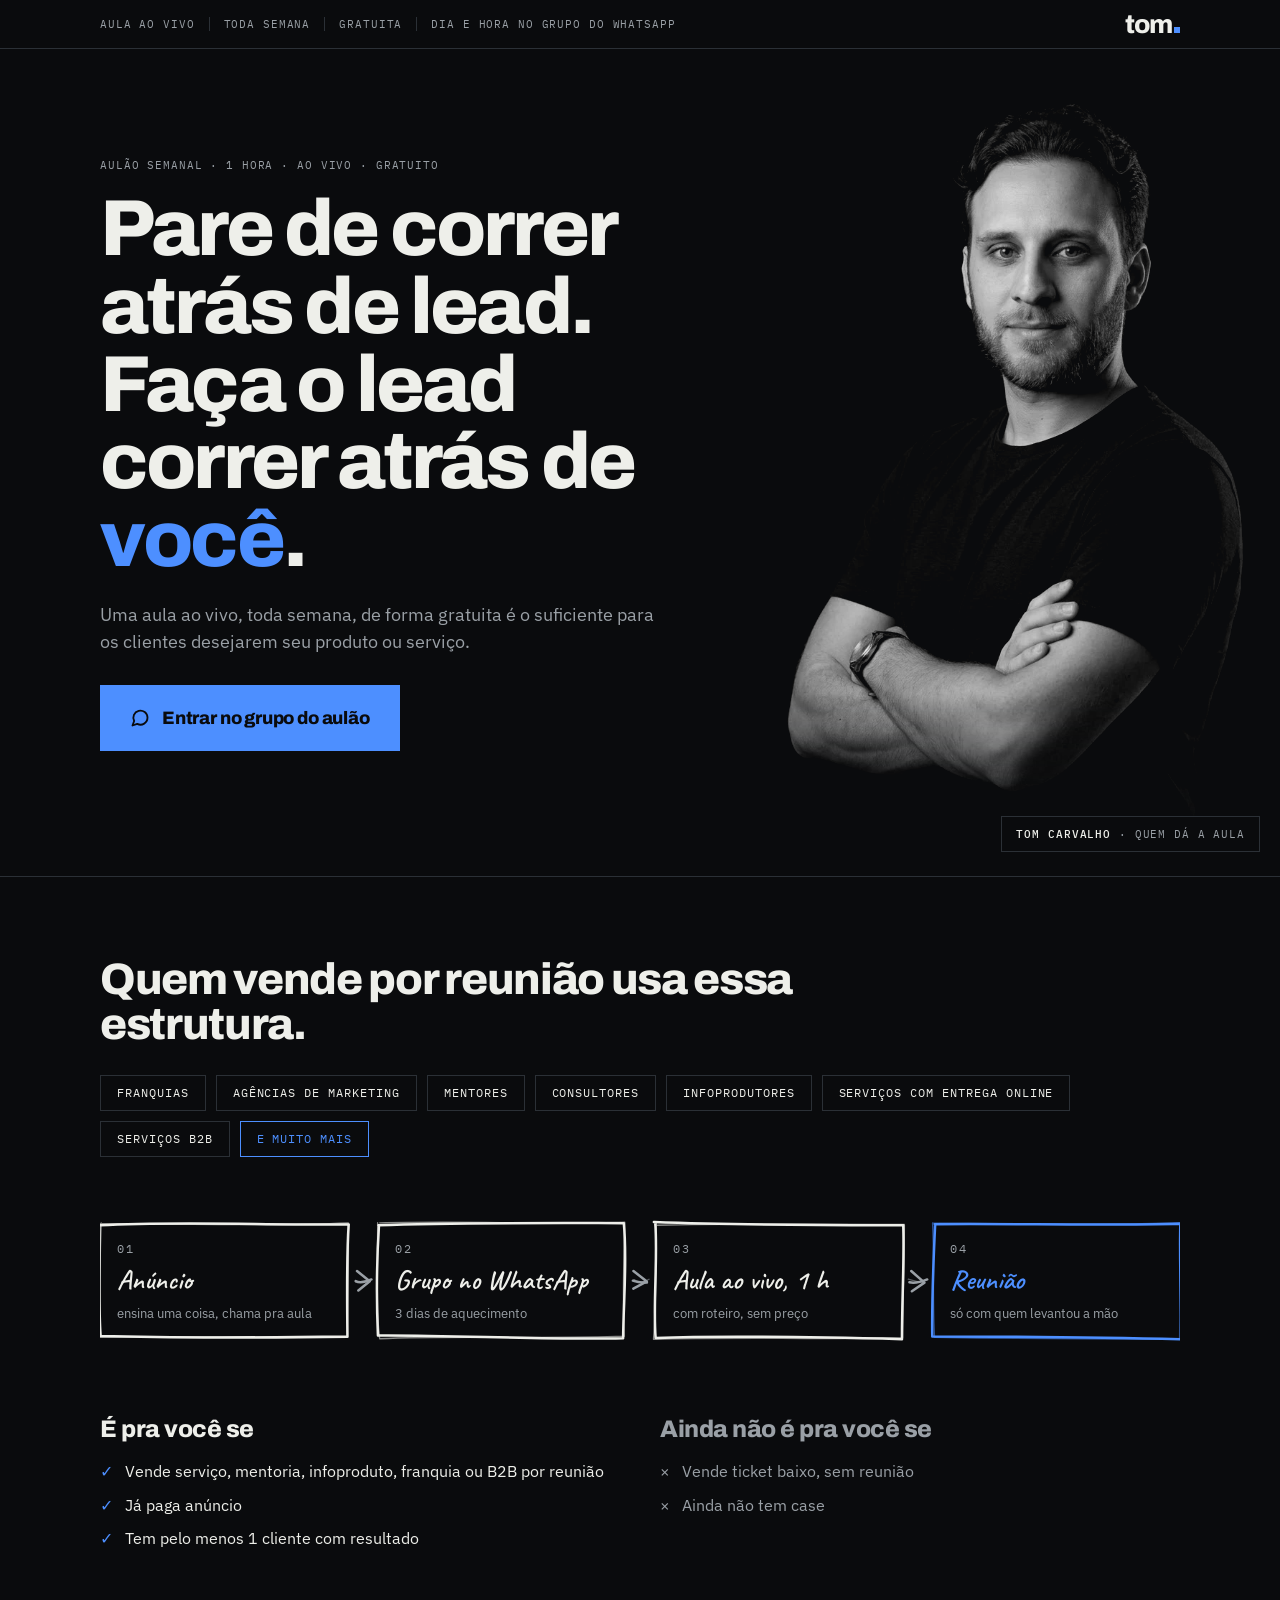
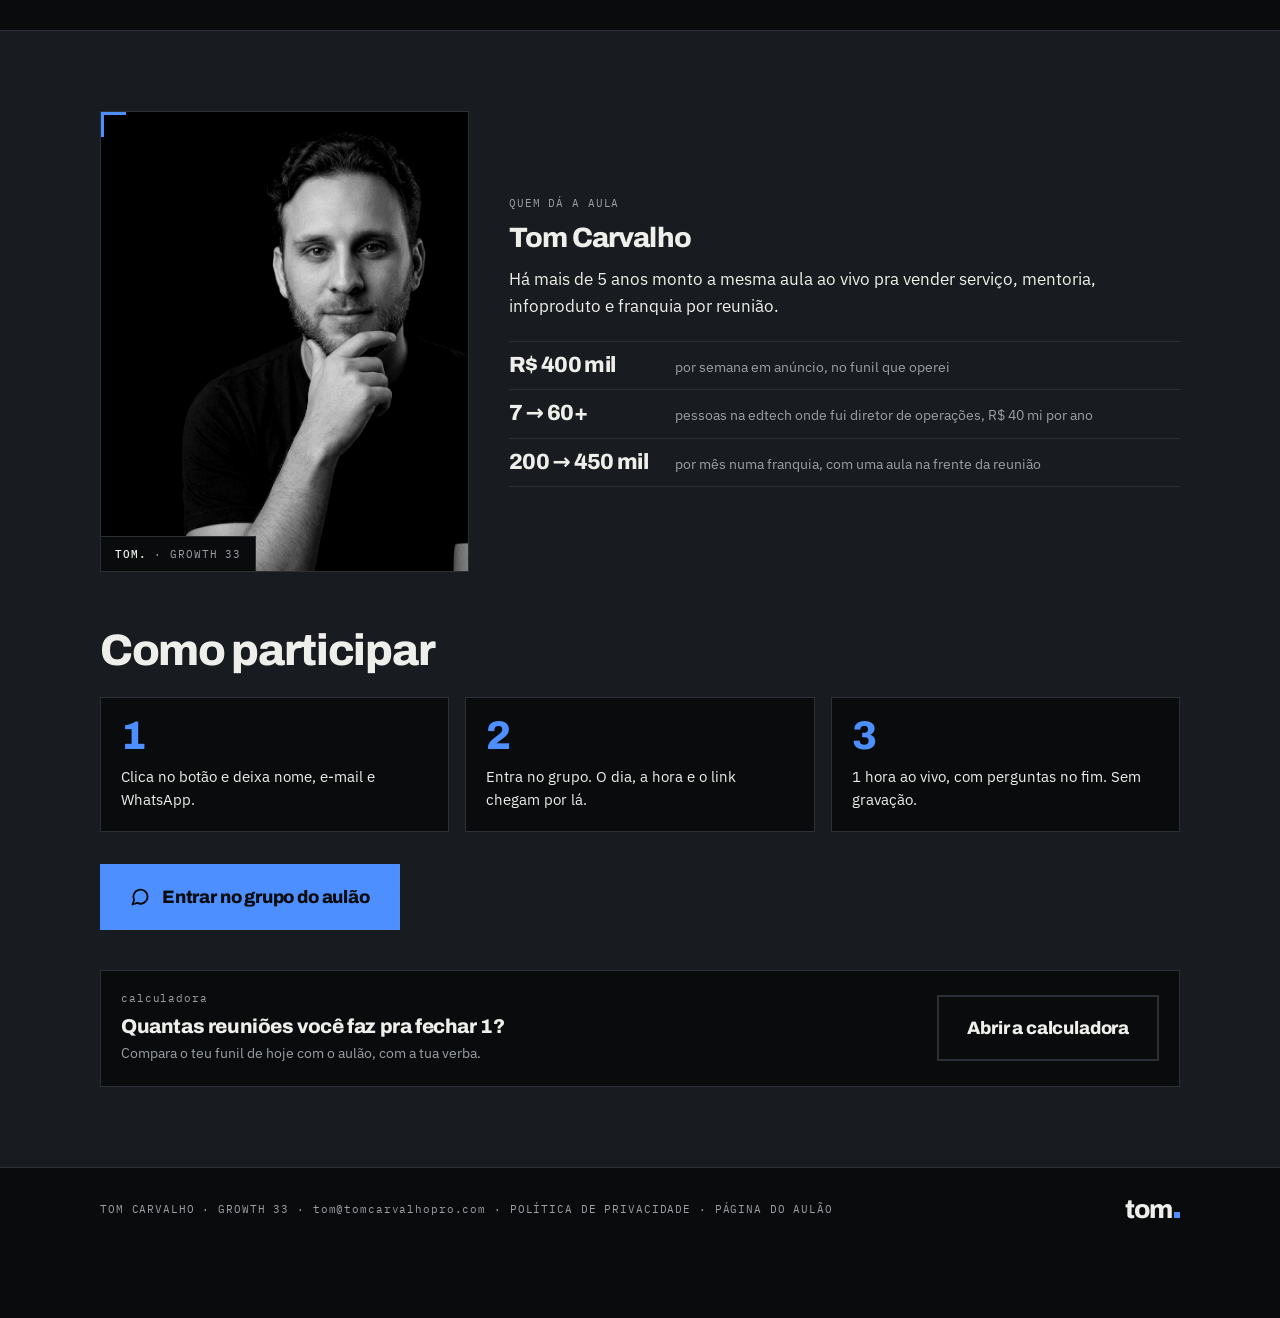
<file: index.html>
<!doctype html>
<html lang="pt-BR">
<head>
<meta charset="utf-8">
<meta name="viewport" content="width=device-width, initial-scale=1">
<title>Tom Carvalho · Aulão Semanal</title>
<meta name="description" content="Aula ao vivo de 1 hora, toda semana, gratuita, pra quem vende por reunião e já paga anúncio. Em 1 hora você aprende a montar a aula que faz o lead correr atrás de você.">
<meta property="og:title" content="Pare de correr atrás de lead. Faça o lead correr atrás de você.">
<meta property="og:description" content="Aula ao vivo de 1 hora, toda semana, gratuita. Reunião só com leads qualificados.">
<meta property="og:type" content="website">
<link rel="preconnect" href="https://fonts.googleapis.com">
<link rel="stylesheet" href="https://fonts.googleapis.com/css2?family=Caveat:wght@600&display=swap">
<style>
  /* tom Design System — Sala de Controle: três neutros + um sinal. Sem raio, sem sombra, sem gradiente. */
  @font-face{font-family:'Archivo';font-style:normal;font-weight:400 800;font-display:swap;src:url('/fonts/Archivo-VF-latin-ext.woff2') format('woff2');unicode-range:U+0100-02BA,U+02BD-02C5,U+02C7-02CC,U+02CE-02D7,U+02DD-02FF,U+0304,U+0308,U+0329,U+1E00-1E9F,U+1EF2-1EFF,U+2020,U+20A0-20AB,U+20AD-20C0,U+2113,U+2C60-2C7F,U+A720-A7FF}
  @font-face{font-family:'Archivo';font-style:normal;font-weight:400 800;font-display:swap;src:url('/fonts/Archivo-VF-latin.woff2') format('woff2');unicode-range:U+0000-00FF,U+0131,U+0152-0153,U+02BB-02BC,U+02C6,U+02DA,U+02DC,U+0304,U+0308,U+0329,U+2000-206F,U+20AC,U+2122,U+2191,U+2193,U+2212,U+2215,U+FEFF,U+FFFD}
  @font-face{font-family:'IBM Plex Mono';font-style:normal;font-weight:400;font-display:swap;src:url('/fonts/IBMPlexMono-Regular-latin-ext.woff2') format('woff2');unicode-range:U+0100-02BA,U+02BD-02C5,U+02C7-02CC,U+02CE-02D7,U+02DD-02FF,U+0304,U+0308,U+0329,U+1E00-1E9F,U+1EF2-1EFF,U+2020,U+20A0-20AB,U+20AD-20C0,U+2113,U+2C60-2C7F,U+A720-A7FF}
  @font-face{font-family:'IBM Plex Mono';font-style:normal;font-weight:400;font-display:swap;src:url('/fonts/IBMPlexMono-Regular-latin.woff2') format('woff2');unicode-range:U+0000-00FF,U+0131,U+0152-0153,U+02BB-02BC,U+02C6,U+02DA,U+02DC,U+0304,U+0308,U+0329,U+2000-206F,U+20AC,U+2122,U+2191,U+2193,U+2212,U+2215,U+FEFF,U+FFFD}
  @font-face{font-family:'IBM Plex Mono';font-style:normal;font-weight:500;font-display:swap;src:url('/fonts/IBMPlexMono-Medium-latin-ext.woff2') format('woff2');unicode-range:U+0100-02BA,U+02BD-02C5,U+02C7-02CC,U+02CE-02D7,U+02DD-02FF,U+0304,U+0308,U+0329,U+1E00-1E9F,U+1EF2-1EFF,U+2020,U+20A0-20AB,U+20AD-20C0,U+2113,U+2C60-2C7F,U+A720-A7FF}
  @font-face{font-family:'IBM Plex Mono';font-style:normal;font-weight:500;font-display:swap;src:url('/fonts/IBMPlexMono-Medium-latin.woff2') format('woff2');unicode-range:U+0000-00FF,U+0131,U+0152-0153,U+02BB-02BC,U+02C6,U+02DA,U+02DC,U+0304,U+0308,U+0329,U+2000-206F,U+20AC,U+2122,U+2191,U+2193,U+2212,U+2215,U+FEFF,U+FFFD}
  @font-face{font-family:'IBM Plex Sans';font-style:normal;font-weight:300 600;font-display:swap;src:url('/fonts/IBMPlexSans-VF-latin-ext.woff2') format('woff2');unicode-range:U+0100-02BA,U+02BD-02C5,U+02C7-02CC,U+02CE-02D7,U+02DD-02FF,U+0304,U+0308,U+0329,U+1E00-1E9F,U+1EF2-1EFF,U+2020,U+20A0-20AB,U+20AD-20C0,U+2113,U+2C60-2C7F,U+A720-A7FF}
  @font-face{font-family:'IBM Plex Sans';font-style:normal;font-weight:300 600;font-display:swap;src:url('/fonts/IBMPlexSans-VF-latin.woff2') format('woff2');unicode-range:U+0000-00FF,U+0131,U+0152-0153,U+02BB-02BC,U+02C6,U+02DA,U+02DC,U+0304,U+0308,U+0329,U+2000-206F,U+20AC,U+2122,U+2191,U+2193,U+2212,U+2215,U+FEFF,U+FFFD}

  :root{
    --grafite:#0E1012;--papel:#EEEFEA;--azul:#4D8FFF;--painel:#181B1F;--linha:#2B3036;--nota:#9AA0A6;--grade:#16191C;
    --display:'Archivo',system-ui,sans-serif;--body:'IBM Plex Sans',system-ui,sans-serif;--mono:'IBM Plex Mono',ui-monospace,monospace;
    --dur:160ms;--ease:cubic-bezier(.2,0,0,1);
  }
  *{box-sizing:border-box}
  html{scroll-behavior:smooth}
  html,body{margin:0;background:var(--grafite);color:var(--papel);font-family:var(--body);font-weight:400;line-height:1.45;-webkit-font-smoothing:antialiased}
  body{background:#0A0B0D}
  :root{--grafite:#0A0B0D}
  .wrap{max-width:1120px;margin:0 auto;padding:0 20px}
  p{margin:0}
  a{color:inherit}
  .lab{font-family:var(--mono);font-weight:400;font-size:11px;letter-spacing:.08em;text-transform:uppercase;color:var(--nota);line-height:1.3}
  .lab b{color:var(--papel);font-weight:500}
  h1{font-family:var(--display);font-weight:800;font-size:clamp(40px,6.2vw,80px);letter-spacing:-.035em;line-height:.98;margin:0;color:var(--papel)}
  h2{font-family:var(--display);font-weight:800;font-size:clamp(28px,3.6vw,44px);letter-spacing:-.03em;line-height:1.02;margin:0;color:var(--papel)}
  h3{font-family:var(--display);font-weight:800;font-size:20px;letter-spacing:-.02em;line-height:1.1;margin:0;color:var(--papel)}
  .azul{color:var(--azul)}
  .texto{font-size:17px;line-height:1.55;color:var(--papel)}
  .texto.nota,.sub{color:var(--nota)}
  .sub{font-size:18px;line-height:1.5;max-width:560px}
  .btn{display:inline-flex;align-items:center;justify-content:center;gap:12px;background:var(--azul);color:var(--grafite);font-family:var(--display);font-weight:800;font-size:18px;letter-spacing:-.01em;padding:18px 28px;text-decoration:none;border:2px solid var(--azul);transition:background var(--dur) var(--ease),color var(--dur) var(--ease)}
  .btn:hover{background:var(--papel);border-color:var(--papel)}
  .btn svg{width:20px;height:20px;flex:0 0 auto}
  .mini{font-size:13px;color:var(--nota);margin-top:12px;line-height:1.5}

  /* barra */
  .barra{border-bottom:1px solid var(--linha);background:var(--grafite)}
  .barra .wrap{display:flex;justify-content:space-between;align-items:center;gap:16px;height:48px}
  .barra .itens{display:flex;gap:0;flex-wrap:wrap}
  .barra .itens span{padding-right:14px;margin-right:14px;border-right:1px solid var(--linha)}
  .barra .itens span:last-child{border:0;margin:0;padding:0}
  .sig{font-family:var(--display);font-weight:800;font-size:26px;letter-spacing:-.05em;line-height:1;color:var(--papel);white-space:nowrap;text-decoration:none}
  .sig i{display:inline-block;width:.23em;height:.23em;background:var(--azul);margin-left:.08em;vertical-align:baseline}

  /* dobra 1 — hero: foto grande, recortada, entrando na página */
  .hero{position:relative;min-height:min(92vh,860px);display:flex;align-items:center;overflow:hidden;border-bottom:1px solid var(--linha)}
  .hero .wrap{position:relative;width:100%;padding-top:56px;padding-bottom:72px}
  .hero .txt{max-width:600px}
  .hero h1{margin:18px 0 22px}
  .hero .acoes{margin-top:30px}
  .hero-foto{position:absolute;right:0;top:0;bottom:0;width:58%;pointer-events:none}
  .hero-foto img{width:100%;height:100%;object-fit:contain;object-position:right bottom;display:block;filter:grayscale(1) contrast(1.1) brightness(.92);mix-blend-mode:lighten;-webkit-mask-image:linear-gradient(to top,transparent 0,#000 22%),linear-gradient(to right,transparent 0,#000 18%);mask-image:linear-gradient(to top,transparent 0,#000 22%),linear-gradient(to right,transparent 0,#000 18%);-webkit-mask-composite:source-in;mask-composite:intersect}
  .hero-foto .tag{position:absolute;right:20px;bottom:24px;background:var(--grafite);border:1px solid var(--linha);padding:10px 14px}
  .foto{position:relative;aspect-ratio:4/5;background:var(--painel);border:1px solid var(--linha);overflow:hidden}
  .foto img{width:100%;height:100%;object-fit:cover;object-position:center;filter:grayscale(1) contrast(1.12) brightness(.95);display:block}
  .foto .tag{position:absolute;left:0;bottom:0;background:var(--grafite);border-top:1px solid var(--linha);border-right:1px solid var(--linha);padding:10px 14px}
  .foto:before{content:"";position:absolute;left:-1px;top:-1px;width:22px;height:22px;border-left:4px solid var(--azul);border-top:4px solid var(--azul);z-index:1}

  /* seções: fundo alternado, cabeçalho com número e linha */
  section{padding:80px 0;border-bottom:1px solid var(--linha)}
  section.alt{background:var(--painel)}
  section.alt .card,section.alt .passo,section.alt .fluxo,section.alt .ref .m,section.alt .foto{background:var(--grafite)}
  .cab{display:flex;align-items:center;gap:18px;margin-bottom:28px}
  .cab .num{font-family:var(--display);font-weight:800;font-size:15px;letter-spacing:-.02em;color:var(--grafite);background:var(--azul);padding:4px 8px;line-height:1}
  .cab .lab{white-space:nowrap}
  .cab:after{content:"";flex:1;height:1px;background:var(--linha)}
  .duas{display:grid;grid-template-columns:1fr 1fr;gap:40px;align-items:start}
  .dor p+p{margin-top:14px}

  /* fluxo 4 caixas */
  .fluxo{display:grid;grid-template-columns:repeat(4,1fr);gap:0;margin:28px 0 14px;border:1px solid var(--linha);background:var(--painel)}
  .fluxo .cx{padding:18px 18px 20px;border-right:1px solid var(--linha);position:relative}
  .fluxo .cx:last-child{border-right:0}
  .fluxo .cx .n{font-family:var(--mono);font-size:11px;letter-spacing:.08em;color:var(--nota)}
  .fluxo .cx .t{font-family:var(--display);font-weight:800;font-size:20px;letter-spacing:-.02em;line-height:1.05;margin-top:8px}
  .fluxo .cx .d{font-size:13px;color:var(--nota);margin-top:8px;line-height:1.45}
  .fluxo .cx.fim .t{color:var(--azul)}
  .fluxo .cx:not(:last-child):after{content:"→";position:absolute;right:-9px;top:18px;font-family:var(--mono);color:var(--nota);background:var(--painel);line-height:1;z-index:1}

  /* referência */
  .ref{display:grid;grid-template-columns:repeat(4,1fr);gap:16px;margin-top:24px}
  .ref .m{background:var(--painel);border:1px solid var(--linha);padding:16px 18px 14px}
  .ref .k{font-family:var(--mono);font-size:10px;letter-spacing:.08em;text-transform:uppercase;color:var(--nota)}
  .ref .v{font-family:var(--display);font-weight:800;font-size:clamp(30px,3.4vw,44px);letter-spacing:-.03em;line-height:1;margin-top:8px;white-space:nowrap}
  .ref .m:last-child .v{color:var(--azul)}
  .fonte{font-size:12px;color:var(--nota);margin-top:12px;line-height:1.5}

  /* checks */
  .checks{list-style:none;margin:18px 0 0;padding:0;display:grid;gap:10px}
  .checks li{display:flex;gap:12px;align-items:flex-start;font-size:16px;line-height:1.45}
  .checks li:before{content:"✓";font-family:var(--mono);color:var(--azul);flex:0 0 auto;line-height:1.45}
  .checks.x li:before{content:"×";color:var(--nota)}
  .checks.x li{color:var(--nota)}

  /* cards */
  .cards{display:grid;grid-template-columns:repeat(4,1fr);gap:16px;margin-top:24px}
  .card{background:var(--painel);border:1px solid var(--linha);padding:20px 20px 22px;position:relative}
  .card .n{font-family:var(--mono);font-size:11px;letter-spacing:.08em;color:var(--nota)}
  .card h3{margin:10px 0 10px}
  .card p{font-size:14px;color:var(--nota);line-height:1.5}
  .card.bracket:before{content:"";position:absolute;left:-1px;top:-1px;width:18px;height:18px;border-left:4px solid var(--azul);border-top:4px solid var(--azul)}
  .objecoes{display:grid;grid-template-columns:1fr 1fr;gap:16px;margin-top:40px}
  .objecoes .card h3{font-size:22px}
  .objecoes .card p{font-size:15px;color:var(--papel)}

  /* quem conduz */
  .quem{display:grid;grid-template-columns:minmax(220px,.55fr) 1fr;gap:40px;align-items:center}
  .quem .foto{aspect-ratio:4/5;max-width:380px}
  .quem .nome{font-family:var(--display);font-weight:800;font-size:28px;letter-spacing:-.03em;line-height:1;margin:14px 0 14px}
  .creds{display:grid;gap:0;margin-top:22px;border-top:1px solid var(--linha)}
  .creds div{display:grid;grid-template-columns:150px 1fr;gap:16px;padding:12px 0;border-bottom:1px solid var(--linha);align-items:baseline}
  .creds .v{font-family:var(--display);font-weight:800;font-size:22px;letter-spacing:-.03em;line-height:1;white-space:nowrap}
  .creds .d{font-size:14px;color:var(--nota);line-height:1.45}

  /* como participar */
  .passos{display:grid;grid-template-columns:repeat(3,1fr);gap:16px;margin-top:24px}
  .passo{border:1px solid var(--linha);padding:18px 20px 20px;background:var(--painel)}
  .passo .n{font-family:var(--display);font-weight:800;font-size:40px;letter-spacing:-.04em;line-height:1;color:var(--azul)}
  .passo p{margin-top:10px;font-size:15px;line-height:1.5}
  .cta-final{margin-top:32px;display:flex;align-items:center;gap:24px;flex-wrap:wrap}

  footer{padding:28px 0 96px}
  footer .wrap{display:flex;justify-content:space-between;align-items:center;gap:16px;flex-wrap:wrap}
  footer .lab a{text-decoration:none}

  /* popup do cadastro */
  .veu{position:fixed;inset:0;background:rgba(10,11,13,.86);display:none;align-items:center;justify-content:center;padding:20px;z-index:50}
  .veu.aberto{display:flex}
  .modal{width:100%;max-width:520px;background:var(--painel);border:1px solid var(--linha);position:relative;padding:28px 28px 26px}
  .modal:before{content:"";position:absolute;left:-1px;top:-1px;width:22px;height:22px;border-left:4px solid var(--azul);border-top:4px solid var(--azul)}
  .modal h2{font-size:30px;margin:10px 0 8px}
  .modal .sub{font-size:15px;margin-bottom:18px}
  .fechar{position:absolute;right:12px;top:10px;background:none;border:0;color:var(--nota);font-size:28px;line-height:1;cursor:pointer;padding:6px 10px}
  .fechar:hover{color:var(--papel)}
  .campo{margin-top:14px}
  .campo label{display:block;font-size:14px;font-weight:500;margin-bottom:6px}
  .campo input{width:100%;border:1px solid var(--linha);background:var(--grafite);color:var(--papel);font-family:var(--body);font-size:17px;padding:13px 14px;outline:none;transition:border-color var(--dur) var(--ease)}
  .campo input:focus{border-color:var(--azul)}
  .campo input.erro{border-color:#FF4D4F}
  .campo small{display:block;color:#FF4D4F;font-size:12px;margin-top:5px;min-height:14px}
  .modal .btn{width:100%;margin-top:18px}
  .modal .btn[disabled]{opacity:.6;cursor:wait}
  .modal .mini{text-align:center}
  /* botão fixo no celular */
  .fixo{display:none}
  @media (max-width:860px){
    .hero{min-height:0;display:block}
    .hero .wrap{padding-top:300px;padding-bottom:44px}
    .hero-foto{width:100%;height:420px;bottom:auto}
    .hero-foto img{object-fit:cover;object-position:center 15%;-webkit-mask-image:linear-gradient(to top,transparent 0,#000 45%);mask-image:linear-gradient(to top,transparent 0,#000 45%)}
    .hero-foto .tag{display:none}
    .hero-foto:after{content:"";position:absolute;left:0;right:0;bottom:0;height:60%;background:linear-gradient(to bottom,rgba(10,11,13,0) 0,rgba(10,11,13,.75) 45%,#0A0B0D 100%)}
    .duas,.objecoes,.quem{grid-template-columns:1fr;gap:28px}
    .fluxo{grid-template-columns:1fr 1fr}
    .fluxo .cx:nth-child(2){border-right:0}
    .fluxo .cx:nth-child(-n+2){border-bottom:1px solid var(--linha)}
    .fluxo .cx:not(:last-child):after{display:none}
    .ref{grid-template-columns:1fr 1fr}
    .cards{grid-template-columns:1fr 1fr}
    .passos{grid-template-columns:1fr}
    .quem .foto{max-width:320px}
    section{padding:48px 0}
    .fixo{display:block;position:fixed;left:0;right:0;bottom:0;padding:10px 16px calc(10px + env(safe-area-inset-bottom));background:var(--grafite);border-top:1px solid var(--linha);z-index:9;transform:translateY(110%);transition:transform 220ms var(--ease)}
    .fixo.mostra{transform:none}
    body.popup-aberto .fixo{display:none}
    .fixo .btn{width:100%;padding:16px 20px;font-size:17px}
  }
  @media (max-width:520px){
    .cards{grid-template-columns:1fr}
    .barra .itens span:nth-child(n+3){display:none}
    .creds div{grid-template-columns:1fr;gap:4px}
  }
  @media print{@page{size:1366px 4600px;margin:0}html{width:1366px}html,body{background:#0A0B0D;-webkit-print-color-adjust:exact;print-color-adjust:exact}.fixo{display:none!important}.hero{min-height:860px}section,.hero,footer{break-inside:avoid-page}}
  /* desenhos à mão */
  .desenho{width:100%;height:auto;display:block;margin:32px 0 0}
  .desenho.so-mob{display:none}
  .desenho text{font-family:Caveat,'Brush Script MT',cursive;font-weight:600}
  .desenho .mono{font-family:var(--mono);font-weight:400;letter-spacing:2px;text-transform:uppercase}
  .desenho .corpo{font-family:var(--body);font-weight:400}
  .linha-forte{font-family:var(--display);font-weight:800;font-size:clamp(24px,2.6vw,32px);letter-spacing:-.02em;line-height:1.15;margin-top:36px;max-width:900px}
  .objecoes .card p{color:var(--nota)}
  @media (max-width:860px){.desenho.so-desk{display:none}.desenho.so-mob{display:block}}
  /* painel e casos */
  .painel{display:grid;grid-template-columns:repeat(6,1fr);gap:12px;margin-top:32px}
  .painel .l{background:var(--grafite);border:1px solid var(--linha);padding:20px 0 22px;text-align:center}
  .painel .l b{display:block;font-family:var(--display);font-weight:800;font-size:clamp(56px,7.5vw,104px);line-height:1;letter-spacing:-.05em;color:var(--azul)}
  .painel .l span{display:block;font-family:var(--display);font-weight:800;font-size:17px;letter-spacing:-.01em;margin-top:10px}
  .painel .l i{display:block;font-style:normal;font-family:var(--mono);font-size:10px;letter-spacing:.08em;text-transform:uppercase;color:var(--nota);margin-top:6px}
  .painel-linha{font-size:17px;color:var(--nota);margin-top:16px}
  .casos{display:grid;grid-template-columns:repeat(3,1fr);gap:16px;margin-top:40px}
  .casos .m{background:var(--grafite);border:1px solid var(--linha);padding:20px 22px 22px}
  .casos .k{font-family:var(--mono);font-size:11px;letter-spacing:.08em;text-transform:uppercase;color:var(--nota)}
  .casos .v{font-family:var(--display);font-weight:800;font-size:clamp(30px,3.2vw,42px);letter-spacing:-.03em;line-height:1;margin-top:10px;white-space:nowrap}
  .casos .d{font-size:14px;color:var(--nota);margin-top:8px;line-height:1.45}
  @media (max-width:860px){.painel{grid-template-columns:repeat(3,1fr);gap:10px}.casos{grid-template-columns:1fr}}
  .tags{display:flex;flex-wrap:wrap;gap:10px;margin-top:28px;max-width:1000px}
  .tags span{border:1px solid var(--linha);background:var(--grafite);padding:11px 16px;font-family:var(--mono);font-size:12px;letter-spacing:.08em;text-transform:uppercase;color:var(--papel);line-height:1}
  .tags span.mais{color:var(--azul);border-color:var(--azul)}
  .casos-lab{margin-top:44px}
  @media (max-width:860px){.tags span{padding:10px 12px;font-size:11px}}
</style>
<!-- Google tag (gtag.js) · Google Ads da conta Mariton YTB -->
<script async src="https://www.googletagmanager.com/gtag/js?id=GT-WPLHGC9Z"></script>
<script>
window.dataLayer = window.dataLayer || [];
function gtag(){dataLayer.push(arguments);}
gtag('js', new Date());
gtag('config', 'GT-WPLHGC9Z', { allow_enhanced_conversions: true });
</script>
<!-- /Google tag -->
<!-- Meta Pixel -->
<script>
!function(f,b,e,v,n,t,s){if(f.fbq)return;n=f.fbq=function(){n.callMethod?n.callMethod.apply(n,arguments):n.queue.push(arguments)};if(!f._fbq)f._fbq=n;n.push=n;n.loaded=!0;n.version='2.0';n.queue=[];t=b.createElement(e);t.async=!0;t.src=v;s=b.getElementsByTagName(e)[0];s.parentNode.insertBefore(t,s)}(window,document,'script','https://connect.facebook.net/en_US/fbevents.js');
fbq('init', '1606003097875404');
fbq('track', 'PageView');
</script>
<noscript><img height="1" width="1" style="display:none" src="https://www.facebook.com/tr?id=1606003097875404&ev=PageView&noscript=1" alt=""></noscript>
<!-- /Meta Pixel -->
</head>
<body>
<div class="barra">
  <div class="wrap">
    <div class="lab itens"><span>Aula ao vivo</span><span>Toda semana</span><span>Gratuita</span><span>Dia e hora no grupo do WhatsApp</span></div>
    <a class="sig" href="#topo" aria-label="tom">tom<i></i></a>
  </div>
</div>

<!-- DOBRA 1 · HERO (bio do Instagram) -->
<header class="hero" id="topo">
  <div class="hero-foto" aria-hidden="true">
    <img src="/img/tom-bracos.webp" alt="">
    <span class="lab tag"><b>Tom Carvalho</b> · quem dá a aula</span>
  </div>
  <div class="wrap">
    <div class="txt">
      <p class="lab">aulão semanal · 1 hora · ao vivo · gratuito</p>
      <h1>Pare de correr atrás de lead. Faça o lead correr atrás de <span class="azul">você</span>.</h1>
      <p class="sub">Uma aula ao vivo, toda semana, de forma gratuita é o suficiente para os clientes desejarem seu produto ou serviço.</p>
      <div class="acoes">
        <a class="btn" href="GRUPO_URL" id="cta1">
          <svg viewBox="0 0 24 24" fill="none" stroke="currentColor" stroke-width="2.2" stroke-linecap="round" stroke-linejoin="round" aria-hidden="true"><path d="M21 11.5a8.4 8.4 0 0 1-12.3 7.5L3 21l2-5.4A8.5 8.5 0 1 1 21 11.5Z"/></svg>
          Entrar no grupo do aulão
        </a>
              </div>
    </div>
  </div>
</header>

<!-- DOBRA 2 · A AULA -->
<section id="aula">
  <div class="wrap">
    <h2 style="max-width:900px">Quem vende por reunião usa essa estrutura.</h2>
    <div class="tags" aria-label="Quem usa essa estrutura">
      <span>Franquias</span><span>Agências de marketing</span><span>Mentores</span><span>Consultores</span><span>Infoprodutores</span><span>Serviços com entrega online</span><span>Serviços B2B</span><span class="mais">e muito mais</span>
    </div>
    <svg class="desenho so-desk" viewBox="0 0 1120 190" xmlns="http://www.w3.org/2000/svg" role="img" aria-label="O fluxo do aulão: anúncio, grupo no WhatsApp, aula ao vivo e reunião" fill="none" stroke-width="2.6" stroke-linecap="round" stroke-linejoin="round"><path d="M-1.1 37.7 C 78.6 33, 179.2 37.8, 257.9 36.7 C 255.5 70.7, 256.2 119.6, 256.6 153.1 C 180.7 154, 77.3 154.7, 0.6 152.5 C -1.9 117.2, 0.2 71.3, -0.8 36.2" stroke="#EEEFEA"/><path d="M1.6 35.7 C 75.7 36.5, 181.3 38.5, 257.5 35.3 C 258 70.5, 257.1 117.8, 256.5 152.9 C 177.3 153.7, 77.3 152.4, -0.1 153.9 C -0.4 120.2, -0.1 70.5, 1.2 35.3" stroke="#EEEFEA" stroke-width="1.4" opacity=".55"/><text x="18" y="66" font-size="12" fill="#9AA0A6" class="mono" letter-spacing="2">01</text><text x="18" y="104" font-size="29" fill="#EEEFEA">Anúncio</text><text x="18" y="134" font-size="14" fill="#9AA0A6" class="corpo">ensina uma coisa, chama pra aula</text><path d="M265.1 95.6 Q 270.7 98.6 281.5 93.8" stroke="#9AA0A6"/><path d="M265 96.4 Q 273.4 97.2 277.8 94.6" stroke="#9AA0A6" stroke-width="1.4" opacity=".55"/><path d="M267.9 105.3 L279.7 95.7 L266.5 85" stroke="#9AA0A6"/><path d="M288.8 37.6 C 364.2 34.7, 469.3 35.3, 543.2 35.4 C 547 72.5, 542.8 117.6, 542.5 154.7 C 467.3 157, 364.2 151.2, 288.2 151.9 C 286.7 118, 287 73.2, 289.3 37.5" stroke="#EEEFEA"/><path d="M290.1 35.2 C 366.2 33, 466.3 36.6, 544.2 34.4 C 543 73, 542.2 116.8, 543.6 152.7 C 465.1 155.6, 363.6 151.8, 290 155.3 C 285.3 119.7, 288.3 69.7, 287.9 35" stroke="#EEEFEA" stroke-width="1.4" opacity=".55"/><text x="306" y="66" font-size="12" fill="#9AA0A6" class="mono" letter-spacing="2">02</text><text x="306" y="104" font-size="29" fill="#EEEFEA">Grupo no WhatsApp</text><text x="306" y="134" font-size="14" fill="#9AA0A6" class="corpo">3 dias de aquecimento</text><path d="M552.6 95.1 Q 557.8 97.2 567.2 97" stroke="#9AA0A6"/><path d="M553.8 94 Q 560.2 99.1 569.4 93.6" stroke="#9AA0A6" stroke-width="1.4" opacity=".55"/><path d="M553.1 103.4 L567.1 95.9 L553.2 85.1" stroke="#9AA0A6"/><path d="M574.4 34.3 C 653.3 37.2, 753.6 37.6, 833 37.5 C 834.3 72.4, 831.5 118.6, 831.7 155.7 C 753.8 153.8, 651 151.9, 576.2 154.5 C 573.4 120, 578.6 70.2, 575.8 35.2" stroke="#EEEFEA"/><path d="M578 37.6 C 652 36.1, 755 36.3, 834.2 36.7 C 834.2 69.8, 832.7 116.5, 832.3 154.3 C 755.3 156, 651 153.9, 574 155.8 C 577 120.3, 576.6 72.3, 576.9 33.9" stroke="#EEEFEA" stroke-width="1.4" opacity=".55"/><text x="594" y="66" font-size="12" fill="#9AA0A6" class="mono" letter-spacing="2">03</text><text x="594" y="104" font-size="29" fill="#EEEFEA">Aula ao vivo, 1 h</text><text x="594" y="134" font-size="14" fill="#9AA0A6" class="corpo">com roteiro, sem preço</text><path d="M839.4 96.8 Q 846.4 98.4 857.9 93.8" stroke="#9AA0A6"/><path d="M838.2 93.5 Q 848.7 96.8 853.9 96.6" stroke="#9AA0A6" stroke-width="1.4" opacity=".55"/><path d="M842 106 L855 97.1 L841.3 85" stroke="#9AA0A6"/><path d="M865.7 36.5 C 940 35.5, 1041.9 38.3, 1120.4 36 C 1119.4 70.2, 1121 119.7, 1122 155.9 C 1041.2 153.6, 942.5 152.9, 863.1 152.9 C 862.6 119.8, 864.5 70.5, 866.1 37.2" stroke="#4D8FFF"/><path d="M864.1 35.4 C 942 35.2, 1042.4 38.5, 1121.1 35 C 1120.4 71.7, 1119.7 119.8, 1119.6 155.6 C 1043.2 155.9, 940 154.9, 865.5 153.7 C 863.1 117.5, 865.5 72.1, 863.4 35.2" stroke="#4D8FFF" stroke-width="1.4" opacity=".55"/><text x="882" y="66" font-size="12" fill="#9AA0A6" class="mono" letter-spacing="2">04</text><text x="882" y="104" font-size="29" fill="#4D8FFF">Reunião</text><text x="882" y="134" font-size="14" fill="#9AA0A6" class="corpo">só com quem levantou a mão</text></svg>
    <svg class="desenho so-mob" viewBox="0 0 335 618" xmlns="http://www.w3.org/2000/svg" role="img" aria-label="O fluxo do aulão: anúncio, grupo no WhatsApp, aula ao vivo e reunião" fill="none" stroke-width="2.6" stroke-linecap="round" stroke-linejoin="round"><path d="M3.1 4.4 C 103.1 1.8, 233 6.6, 333.1 1.9 C 334.2 37.4, 330.1 86.1, 331.6 123.7 C 235.1 122.5, 103.1 119.9, 0 122.1 C -0.8 87.1, 1.6 40.6, 1.8 3" stroke="#EEEFEA"/><path d="M2.9 2 C 100 2, 234.8 4.7, 335 1.9 C 333.3 37.7, 331 86.1, 331.7 123.7 C 235.6 123.5, 100.5 120.6, 3.2 124.1 C 0 84.8, 1.9 41.2, 4.2 4.4" stroke="#EEEFEA" stroke-width="1.4" opacity=".55"/><text x="20" y="34" font-size="12" fill="#9AA0A6" class="mono" letter-spacing="2">01</text><text x="20" y="72" font-size="34" fill="#EEEFEA">Anúncio</text><text x="20" y="102" font-size="14" fill="#9AA0A6" class="corpo">ensina uma coisa, chama pra aula</text><path d="M168.5 129.7 Q 163.1 143.4 166.2 160.2" stroke="#9AA0A6"/><path d="M167.9 127.4 Q 161.7 145 168.6 163.4" stroke="#9AA0A6" stroke-width="1.4" opacity=".55"/><path d="M157.4 149.4 L168.2 161 L178.5 146.1" stroke="#9AA0A6"/><path d="M-0.2 168.4 C 101.1 168.5, 232.1 167.8, 331.6 165.9 C 335.3 203.3, 332.7 250.9, 331.4 285.8 C 235.9 287.3, 102.7 284.9, 0.7 284.7 C 0.7 250.3, 5.2 202.3, 2.8 168.5" stroke="#EEEFEA"/><path d="M1.5 167.5 C 101.2 165.9, 235.7 166.8, 331.9 169.3 C 334.5 204.7, 331.2 251.6, 332.2 288 C 234.8 285.7, 99.6 283.3, 3.8 284.8 C -0.3 252.1, 3.8 203.3, 1.6 169.8" stroke="#EEEFEA" stroke-width="1.4" opacity=".55"/><text x="20" y="198" font-size="12" fill="#9AA0A6" class="mono" letter-spacing="2">02</text><text x="20" y="236" font-size="34" fill="#EEEFEA">Grupo no WhatsApp</text><text x="20" y="266" font-size="14" fill="#9AA0A6" class="corpo">3 dias de aquecimento</text><path d="M166.7 289.9 Q 162.8 307.6 165.8 325.5" stroke="#9AA0A6"/><path d="M167.2 290.2 Q 163.3 309.1 166.9 328" stroke="#9AA0A6" stroke-width="1.4" opacity=".55"/><path d="M160.1 311.4 L166.7 327.6 L176.4 314.1" stroke="#9AA0A6"/><path d="M4 330.6 C 100.4 331.2, 235.1 334.1, 330.9 333.6 C 334.9 369, 332.9 415.1, 332.7 451.2 C 235.4 449.6, 101.2 450.9, 2 448.8 C -0.5 416, 2.8 365.2, 2.2 332.3" stroke="#EEEFEA"/><path d="M3.7 330.3 C 103.5 329.6, 235.6 331.3, 332.4 331.6 C 333.5 368.8, 334 413.4, 335 447.8 C 231.6 449.7, 103.4 447.7, 4.1 449 C -0.4 415.4, 2.2 366.9, 3.1 332.2" stroke="#EEEFEA" stroke-width="1.4" opacity=".55"/><text x="20" y="362" font-size="12" fill="#9AA0A6" class="mono" letter-spacing="2">03</text><text x="20" y="400" font-size="34" fill="#EEEFEA">Aula ao vivo, 1 h</text><text x="20" y="430" font-size="14" fill="#9AA0A6" class="corpo">com roteiro, sem preço</text><path d="M166.3 456.5 Q 162.8 471.3 168.2 488.3" stroke="#9AA0A6"/><path d="M167.4 455.1 Q 162.7 474 169.6 489.4" stroke="#9AA0A6" stroke-width="1.4" opacity=".55"/><path d="M157.6 474.2 L168.1 490.3 L174.6 476.4" stroke="#9AA0A6"/><path d="M4.1 495.2 C 101.8 496.9, 232.7 495.5, 334.6 495.2 C 334.4 530, 333.7 578, 332.2 613.6 C 235.4 615.7, 100.4 613.3, 2.6 616 C 2.5 579.3, 4.3 529.6, 0.5 494.9" stroke="#4D8FFF"/><path d="M3.2 496.3 C 102.3 494, 232.6 497.7, 331 496.7 C 333.7 531.2, 330.7 578.6, 335 613.2 C 232.6 617, 100.8 611.3, 3.6 615.5 C 1 576.9, 1.3 532.8, 0.3 496.4" stroke="#4D8FFF" stroke-width="1.4" opacity=".55"/><text x="20" y="526" font-size="12" fill="#9AA0A6" class="mono" letter-spacing="2">04</text><text x="20" y="564" font-size="34" fill="#4D8FFF">Reunião</text><text x="20" y="594" font-size="14" fill="#9AA0A6" class="corpo">só com quem levantou a mão</text></svg>
    <div class="duas" style="margin-top:44px">
      <div>
        <h3 style="font-size:24px">É pra você se</h3>
        <ul class="checks">
          <li>Vende serviço, mentoria, infoproduto, franquia ou B2B por reunião</li>
          <li>Já paga anúncio</li>
          <li>Tem pelo menos 1 cliente com resultado</li>
        </ul>
      </div>
      <div>
        <h3 style="font-size:24px;color:var(--nota)">Ainda não é pra você se</h3>
        <ul class="checks x">
          <li>Vende ticket baixo, sem reunião</li>
          <li>Ainda não tem case</li>
        </ul>
      </div>
    </div>
  </div>
</section>

<!-- DOBRA 3 · QUEM CONDUZ + COMO PARTICIPAR -->
<section id="quem" class="alt">
  <div class="wrap">
    <div class="quem">
      <figure class="foto" style="margin:0">
        <img src="/img/tom-queixo.webp" alt="Tom Carvalho">
        <figcaption class="lab tag"><b>tom.</b> · Growth 33</figcaption>
      </figure>
      <div>
        <p class="lab">quem dá a aula</p>
        <p class="nome">Tom Carvalho</p>
        <p class="texto">Há mais de 5 anos monto a mesma aula ao vivo pra vender serviço, mentoria, infoproduto e franquia por reunião.</p>
        <div class="creds">
          <div><span class="v">R$ 400 mil</span><span class="d">por semana em anúncio, no funil que operei</span></div>
          <div><span class="v">7 → 60+</span><span class="d">pessoas na edtech onde fui diretor de operações, R$ 40 mi por ano</span></div>
          <div><span class="v">200 → 450 mil</span><span class="d">por mês numa franquia, com uma aula na frente da reunião</span></div>
        </div>
      </div>
    </div>

    <h2 style="margin-top:56px">Como participar</h2>
    <div class="passos">
      <div class="passo"><div class="n">1</div><p>Clica no botão e deixa nome, e-mail e WhatsApp.</p></div>
      <div class="passo"><div class="n">2</div><p>Entra no grupo. O dia, a hora e o link chegam por lá.</p></div>
      <div class="passo"><div class="n">3</div><p>1 hora ao vivo, com perguntas no fim. Sem gravação.</p></div>
    </div>
    <div class="cta-final">
      <a class="btn" href="GRUPO_URL" id="cta2">
          <svg viewBox="0 0 24 24" fill="none" stroke="currentColor" stroke-width="2.2" stroke-linecap="round" stroke-linejoin="round" aria-hidden="true"><path d="M21 11.5a8.4 8.4 0 0 1-12.3 7.5L3 21l2-5.4A8.5 8.5 0 1 1 21 11.5Z"/></svg>
          Entrar no grupo do aulão
        </a>
    </div>
    <div class="card" style="margin-top:40px;display:flex;justify-content:space-between;align-items:center;gap:24px;flex-wrap:wrap">
      <div><div class="n">calculadora</div><h3 style="margin:8px 0 6px">Quantas reuniões você faz pra fechar 1?</h3><p>Compara o teu funil de hoje com o aulão, com a tua verba.</p></div>
      <a class="btn" href="https://calculadora.tomcarvalhopro.com" style="background:transparent;color:var(--papel);border-color:var(--linha)">Abrir a calculadora</a>
    </div>
  </div>
</section>

<footer>
  <div class="wrap">
    <span class="lab">Tom Carvalho · Growth 33 · <a href="mailto:tom@tomcarvalhopro.com" style="text-transform:none">tom@tomcarvalhopro.com</a> · <a href="/privacidade.html">Política de privacidade</a> · <a href="/aulao/">Página do aulão</a></span>
    <a class="sig" href="#topo" aria-label="tom">tom<i></i></a>
  </div>
</footer>

<div class="fixo"><a class="btn" href="GRUPO_URL" id="cta3">Entrar no grupo do aulão</a></div>

<!-- POPUP DO CADASTRO: nome, e-mail, WhatsApp → n8n → obrigado.html → grupo -->
<div class="veu" id="veu" role="dialog" aria-modal="true" aria-labelledby="modal-titulo">
  <form class="modal" id="form" novalidate>
    <button type="button" class="fechar" id="fechar" aria-label="Fechar">×</button>
    <p class="lab">aulão semanal · cadastro</p>
    <h2 id="modal-titulo">Me diz quem você é e eu te mando o link.</h2>
    <p class="sub">Três campos. Depois é só entrar no grupo: o dia e a hora da aula chegam por lá.</p>
    <div class="campo"><label for="f-nome">Nome</label><input id="f-nome" name="nome" type="text" autocomplete="name" required><small></small></div>
    <div class="campo"><label for="f-email">E-mail</label><input id="f-email" name="email" type="email" autocomplete="email" inputmode="email" required><small></small></div>
    <div class="campo"><label for="f-tel">WhatsApp, com DDD</label><input id="f-tel" name="telefone" type="tel" autocomplete="tel" inputmode="tel" placeholder="(11) 99999-9999" required><small></small></div>
    <button type="submit" class="btn" id="enviar">Quero o link da aula</button>
    <p class="mini">Sem spam. Só o aviso da aula e 3 mensagens de preparação.</p>
  </form>
</div>

<script>
  var CONFIG = { webhook: 'https://n8n-n8n.mchvfo.easypanel.host/webhook/captura-lead', obrigado: '/obrigado.html' };

  // UTMs do anúncio: vão no cadastro e seguem pra página de obrigado
  var q = new URLSearchParams(location.search), utm = {};
  q.forEach(function (v, k) { if (/^utm_/.test(k)) utm[k] = v; });

  // Todo botão "Entrar no grupo" abre o popup
  var veu = document.getElementById('veu'), form = document.getElementById('form');
  document.querySelectorAll('a[href="GRUPO_URL"]').forEach(function (a) { a.href = '#cadastro'; a.addEventListener('click', function (e) { e.preventDefault(); abrir(); }); });
  function abrir() { var barra = window.innerWidth - document.documentElement.clientWidth; veu.classList.add('aberto'); document.body.classList.add('popup-aberto'); document.body.style.overflow = 'hidden'; if (barra > 0) document.body.style.paddingRight = barra + 'px'; setTimeout(function () { document.getElementById('f-nome').focus(); }, 50); }
  function fechar() { veu.classList.remove('aberto'); document.body.classList.remove('popup-aberto'); document.body.style.overflow = ''; document.body.style.paddingRight = ''; }
  document.getElementById('fechar').addEventListener('click', fechar);
  veu.addEventListener('click', function (e) { if (e.target === veu) fechar(); });
  document.addEventListener('keydown', function (e) { if (e.key === 'Escape') fechar(); });
  if (location.hash === '#cadastro') abrir();

  // botão fixo do celular: só depois que a primeira dobra sai da tela
  var fixo = document.querySelector('.fixo'), hero = document.querySelector('.hero');
  if (fixo && hero && 'IntersectionObserver' in window) new IntersectionObserver(function (es) { fixo.classList.toggle('mostra', !es[0].isIntersecting); }, { threshold: 0 }).observe(hero);
  else if (fixo) fixo.classList.add('mostra');

  // máscara simples do telefone
  var tel = document.getElementById('f-tel');
  tel.addEventListener('input', function () {
    var d = tel.value.replace(/\D/g, '').slice(0, 11), s = d;
    if (d.length > 2) s = '(' + d.slice(0, 2) + ') ' + d.slice(2);
    if (d.length > 7) s = '(' + d.slice(0, 2) + ') ' + d.slice(2, 7) + '-' + d.slice(7);
    tel.value = s;
  });

  function erro(input, msg) { input.classList.toggle('erro', !!msg); input.nextElementSibling.textContent = msg || ''; return !msg; }
  form.addEventListener('submit', function (e) {
    e.preventDefault();
    var nome = form.nome.value.trim(), email = form.email.value.trim().toLowerCase(), dig = tel.value.replace(/\D/g, '');
    var ok = erro(form.nome, nome.length < 2 ? 'Coloca teu nome.' : '');
    ok = erro(form.email, /^[^\s@]+@[^\s@]+\.[^\s@]{2,}$/.test(email) ? '' : 'Esse e-mail não parece certo.') && ok;
    ok = erro(tel, dig.length === 10 || dig.length === 11 ? '' : 'WhatsApp com DDD, 10 ou 11 números.') && ok;
    if (!ok) return;
    var btn = document.getElementById('enviar'); btn.disabled = true; btn.textContent = 'Enviando…';
    var dados = { nome: nome, email: email, telefone: '55' + dig, pagina: location.hostname + location.pathname, enviado_em: new Date().toISOString() };
    Object.keys(utm).forEach(function (k) { dados[k] = utm[k]; });
    if (!dados.utm_source) { dados.utm_source = 'instagram'; dados.utm_medium = 'bio'; }
    var corpo = new URLSearchParams(dados).toString();
    var destino = CONFIG.obrigado + '?n=' + encodeURIComponent(nome) + (Object.keys(utm).length ? '&' + new URLSearchParams(utm).toString() : '');
    var foi = false, ir = function () { if (foi) return; foi = true; location.href = destino; };
    try { localStorage.setItem('aulao_cadastro', JSON.stringify({ nome: nome, email: email, quando: dados.enviado_em })); } catch (x) {}
    try { if (window.fbq) { var ev = 'lead_' + Date.now(); fbq('track', 'Lead', { content_name: 'aulao', pagina: location.pathname }, { eventID: ev }); fbq('trackCustom', 'lead_aulao', { pagina: location.pathname, utm_source: dados.utm_source, utm_campaign: dados.utm_campaign || '' }, { eventID: ev }); } } catch (x) {}
    // Google Ads · conversão Lead · aulão (conta Mariton YTB) com conversões otimizadas
    try { if (window.gtag) { gtag('set', 'user_data', { email: email, phone_number: '+55' + dig }); gtag('event', 'conversion', { send_to: 'AW-10934122226/zlR2CLLKr6kdEPLt5d0o', value: 1, currency: 'BRL' }); } } catch (x) {}
    fetch(CONFIG.webhook, { method: 'POST', headers: { 'Content-Type': 'application/x-www-form-urlencoded' }, body: corpo, keepalive: true })
      .then(ir, function () { try { navigator.sendBeacon(CONFIG.webhook, new Blob([corpo], { type: 'application/x-www-form-urlencoded' })); } catch (x) {} ir(); });
    setTimeout(ir, 2500);
  });
</script>
</body>
</html>
</file>
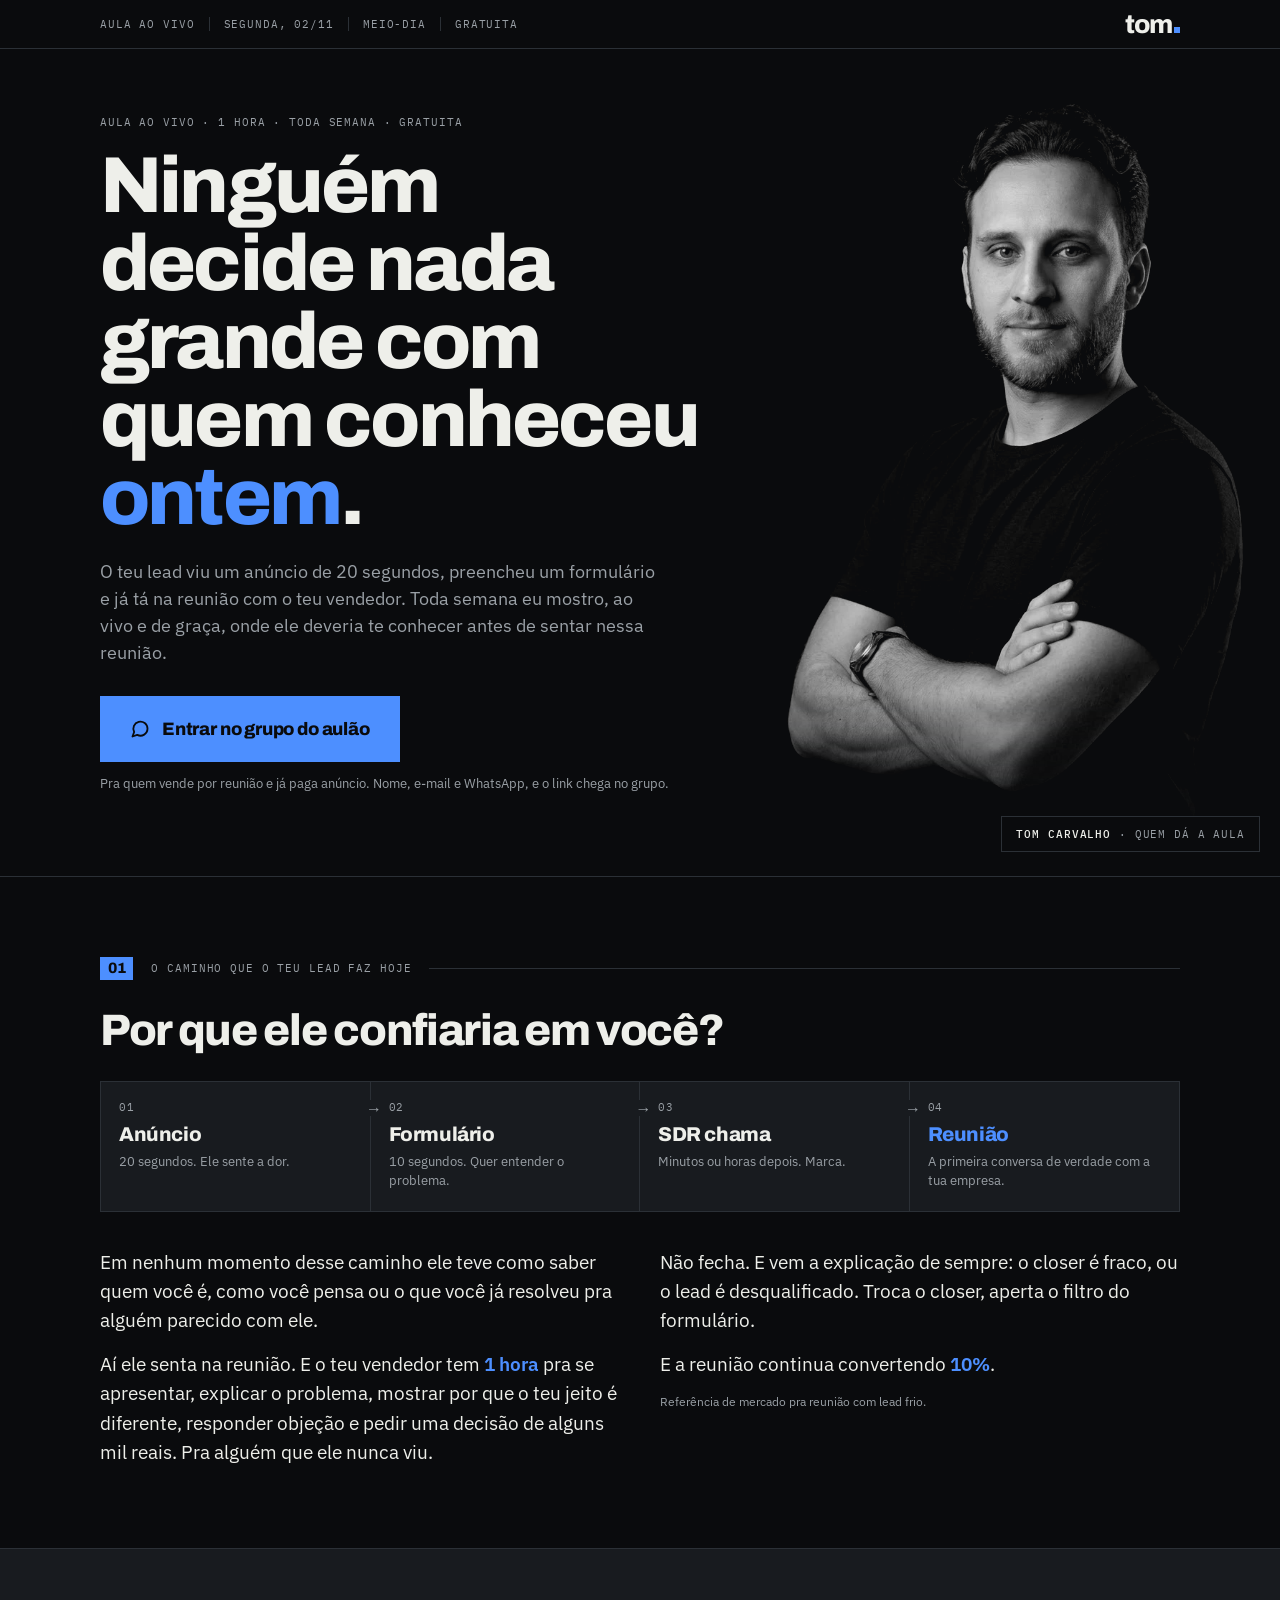
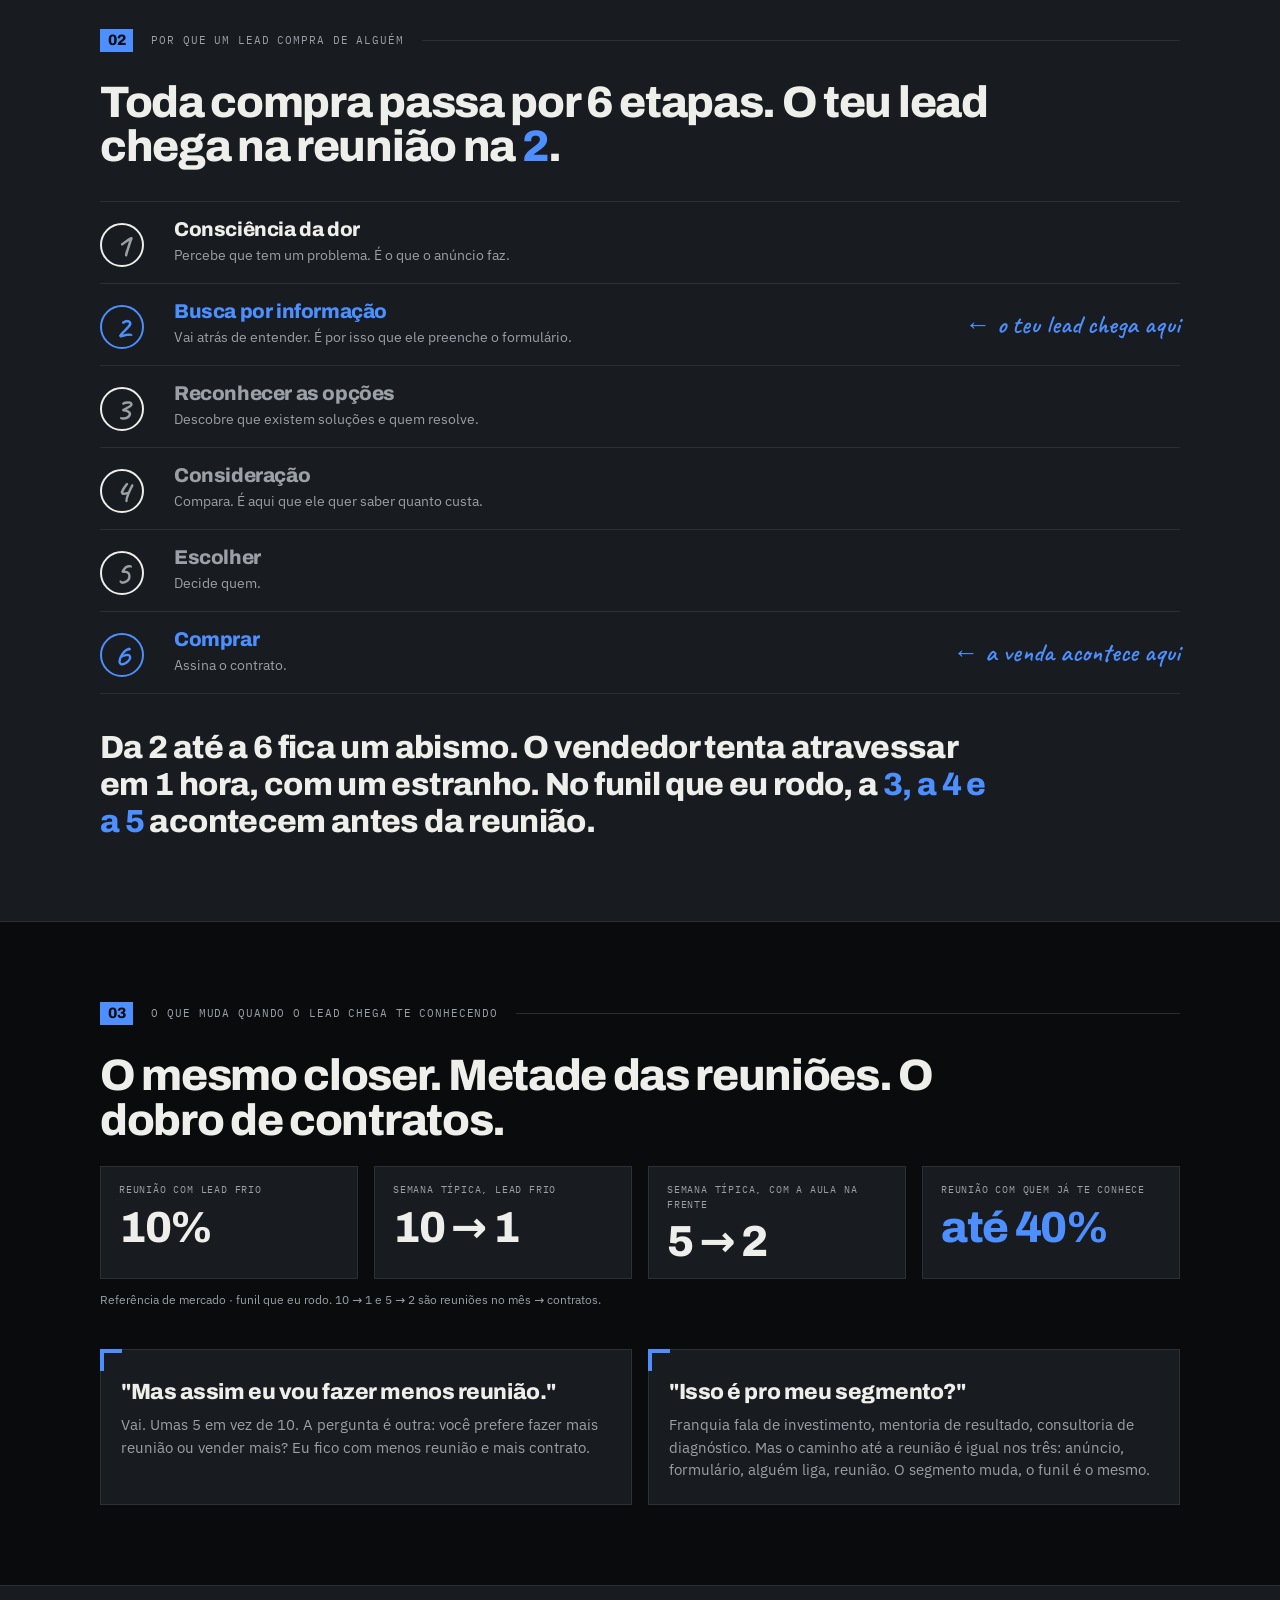
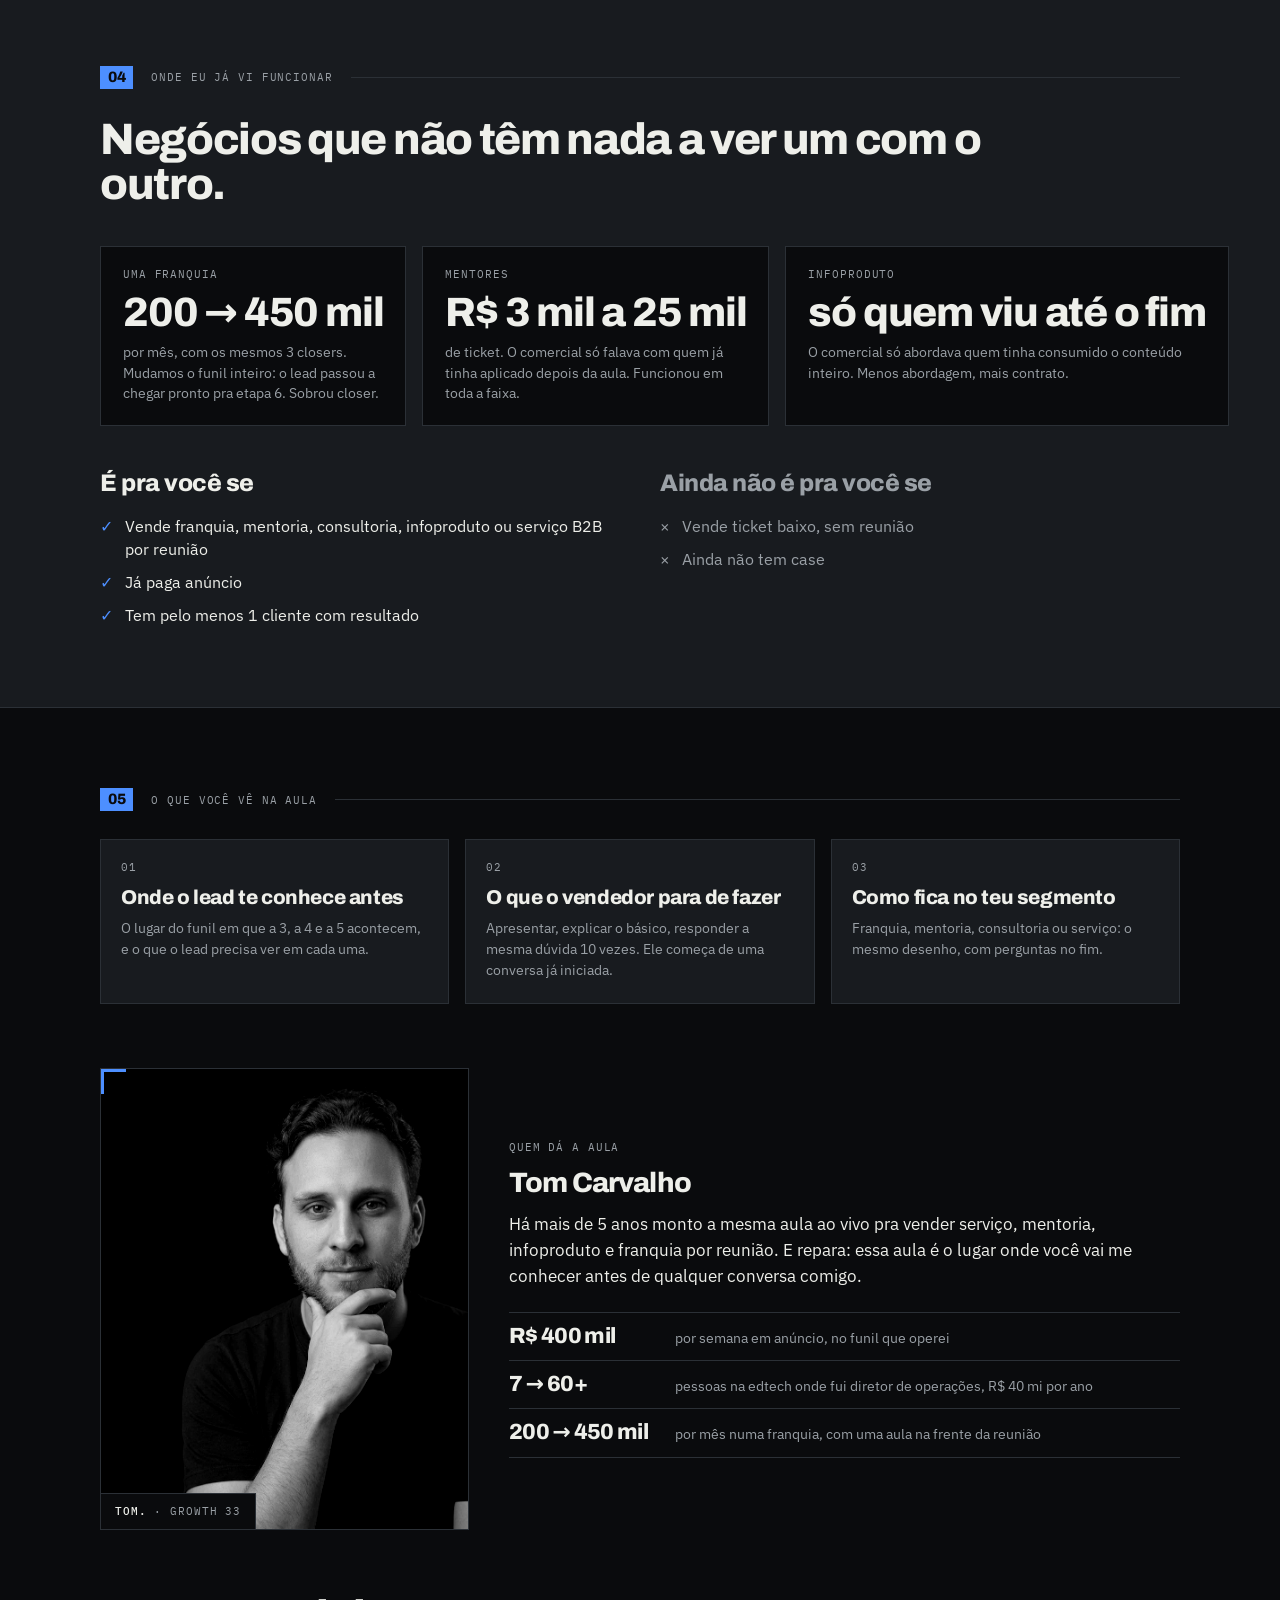
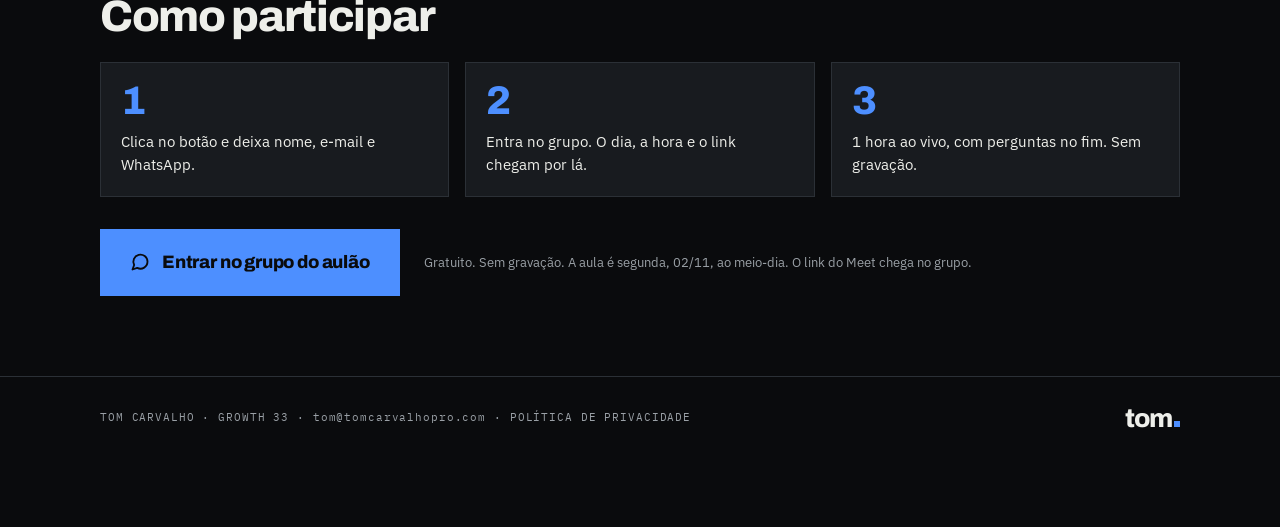
<file: aulao-b/index.html>
<!doctype html>
<html lang="pt-BR">
<head>
<meta charset="utf-8">
<meta name="viewport" content="width=device-width, initial-scale=1">
<title>Aulão Semanal · Tom Carvalho</title>
<meta name="description" content="Aula ao vivo de 1 hora, toda semana, gratuita, pra quem vende por reunião e já paga anúncio. Onde o teu lead deveria te conhecer antes de sentar com o teu vendedor.">
<meta property="og:title" content="Ninguém decide nada grande com quem conheceu ontem.">
<meta property="og:description" content="Aula ao vivo de 1 hora, toda semana, gratuita. Onde o lead te conhece antes da reunião.">
<meta property="og:type" content="website">
<meta name="robots" content="noindex">
<link rel="preconnect" href="https://fonts.googleapis.com">
<link rel="stylesheet" href="https://fonts.googleapis.com/css2?family=Caveat:wght@600&display=swap">
<style>
  /* tom Design System — Sala de Controle: três neutros + um sinal. Sem raio, sem sombra, sem gradiente. */
  @font-face{font-family:'Archivo';font-style:normal;font-weight:400 800;font-display:swap;src:url('/fonts/Archivo-VF-latin-ext.woff2') format('woff2');unicode-range:U+0100-02BA,U+02BD-02C5,U+02C7-02CC,U+02CE-02D7,U+02DD-02FF,U+0304,U+0308,U+0329,U+1E00-1E9F,U+1EF2-1EFF,U+2020,U+20A0-20AB,U+20AD-20C0,U+2113,U+2C60-2C7F,U+A720-A7FF}
  @font-face{font-family:'Archivo';font-style:normal;font-weight:400 800;font-display:swap;src:url('/fonts/Archivo-VF-latin.woff2') format('woff2');unicode-range:U+0000-00FF,U+0131,U+0152-0153,U+02BB-02BC,U+02C6,U+02DA,U+02DC,U+0304,U+0308,U+0329,U+2000-206F,U+20AC,U+2122,U+2191,U+2193,U+2212,U+2215,U+FEFF,U+FFFD}
  @font-face{font-family:'IBM Plex Mono';font-style:normal;font-weight:400;font-display:swap;src:url('/fonts/IBMPlexMono-Regular-latin-ext.woff2') format('woff2');unicode-range:U+0100-02BA,U+02BD-02C5,U+02C7-02CC,U+02CE-02D7,U+02DD-02FF,U+0304,U+0308,U+0329,U+1E00-1E9F,U+1EF2-1EFF,U+2020,U+20A0-20AB,U+20AD-20C0,U+2113,U+2C60-2C7F,U+A720-A7FF}
  @font-face{font-family:'IBM Plex Mono';font-style:normal;font-weight:400;font-display:swap;src:url('/fonts/IBMPlexMono-Regular-latin.woff2') format('woff2');unicode-range:U+0000-00FF,U+0131,U+0152-0153,U+02BB-02BC,U+02C6,U+02DA,U+02DC,U+0304,U+0308,U+0329,U+2000-206F,U+20AC,U+2122,U+2191,U+2193,U+2212,U+2215,U+FEFF,U+FFFD}
  @font-face{font-family:'IBM Plex Mono';font-style:normal;font-weight:500;font-display:swap;src:url('/fonts/IBMPlexMono-Medium-latin-ext.woff2') format('woff2');unicode-range:U+0100-02BA,U+02BD-02C5,U+02C7-02CC,U+02CE-02D7,U+02DD-02FF,U+0304,U+0308,U+0329,U+1E00-1E9F,U+1EF2-1EFF,U+2020,U+20A0-20AB,U+20AD-20C0,U+2113,U+2C60-2C7F,U+A720-A7FF}
  @font-face{font-family:'IBM Plex Mono';font-style:normal;font-weight:500;font-display:swap;src:url('/fonts/IBMPlexMono-Medium-latin.woff2') format('woff2');unicode-range:U+0000-00FF,U+0131,U+0152-0153,U+02BB-02BC,U+02C6,U+02DA,U+02DC,U+0304,U+0308,U+0329,U+2000-206F,U+20AC,U+2122,U+2191,U+2193,U+2212,U+2215,U+FEFF,U+FFFD}
  @font-face{font-family:'IBM Plex Sans';font-style:normal;font-weight:300 600;font-display:swap;src:url('/fonts/IBMPlexSans-VF-latin-ext.woff2') format('woff2');unicode-range:U+0100-02BA,U+02BD-02C5,U+02C7-02CC,U+02CE-02D7,U+02DD-02FF,U+0304,U+0308,U+0329,U+1E00-1E9F,U+1EF2-1EFF,U+2020,U+20A0-20AB,U+20AD-20C0,U+2113,U+2C60-2C7F,U+A720-A7FF}
  @font-face{font-family:'IBM Plex Sans';font-style:normal;font-weight:300 600;font-display:swap;src:url('/fonts/IBMPlexSans-VF-latin.woff2') format('woff2');unicode-range:U+0000-00FF,U+0131,U+0152-0153,U+02BB-02BC,U+02C6,U+02DA,U+02DC,U+0304,U+0308,U+0329,U+2000-206F,U+20AC,U+2122,U+2191,U+2193,U+2212,U+2215,U+FEFF,U+FFFD}

  :root{
    --grafite:#0E1012;--papel:#EEEFEA;--azul:#4D8FFF;--painel:#181B1F;--linha:#2B3036;--nota:#9AA0A6;--grade:#16191C;
    --display:'Archivo',system-ui,sans-serif;--body:'IBM Plex Sans',system-ui,sans-serif;--mono:'IBM Plex Mono',ui-monospace,monospace;
    --dur:160ms;--ease:cubic-bezier(.2,0,0,1);
  }
  *{box-sizing:border-box}
  html{scroll-behavior:smooth}
  html,body{margin:0;background:var(--grafite);color:var(--papel);font-family:var(--body);font-weight:400;line-height:1.45;-webkit-font-smoothing:antialiased}
  body{background:#0A0B0D}
  :root{--grafite:#0A0B0D}
  .wrap{max-width:1120px;margin:0 auto;padding:0 20px}
  p{margin:0}
  a{color:inherit}
  .lab{font-family:var(--mono);font-weight:400;font-size:11px;letter-spacing:.08em;text-transform:uppercase;color:var(--nota);line-height:1.3}
  .lab b{color:var(--papel);font-weight:500}
  h1{font-family:var(--display);font-weight:800;font-size:clamp(40px,6.2vw,80px);letter-spacing:-.035em;line-height:.98;margin:0;color:var(--papel)}
  h2{font-family:var(--display);font-weight:800;font-size:clamp(28px,3.6vw,44px);letter-spacing:-.03em;line-height:1.02;margin:0;color:var(--papel)}
  h3{font-family:var(--display);font-weight:800;font-size:20px;letter-spacing:-.02em;line-height:1.1;margin:0;color:var(--papel)}
  .azul{color:var(--azul)}
  .texto{font-size:17px;line-height:1.55;color:var(--papel)}
  .texto.nota,.sub{color:var(--nota)}
  .sub{font-size:18px;line-height:1.5;max-width:560px}
  .btn{display:inline-flex;align-items:center;justify-content:center;gap:12px;background:var(--azul);color:var(--grafite);font-family:var(--display);font-weight:800;font-size:18px;letter-spacing:-.01em;padding:18px 28px;text-decoration:none;border:2px solid var(--azul);transition:background var(--dur) var(--ease),color var(--dur) var(--ease)}
  .btn:hover{background:var(--papel);border-color:var(--papel)}
  .btn svg{width:20px;height:20px;flex:0 0 auto}
  .mini{font-size:13px;color:var(--nota);margin-top:12px;line-height:1.5}

  /* barra */
  .barra{border-bottom:1px solid var(--linha);background:var(--grafite)}
  .barra .wrap{display:flex;justify-content:space-between;align-items:center;gap:16px;height:48px}
  .barra .itens{display:flex;gap:0;flex-wrap:wrap}
  .barra .itens span{padding-right:14px;margin-right:14px;border-right:1px solid var(--linha)}
  .barra .itens span:last-child{border:0;margin:0;padding:0}
  .sig{font-family:var(--display);font-weight:800;font-size:26px;letter-spacing:-.05em;line-height:1;color:var(--papel);white-space:nowrap;text-decoration:none}
  .sig i{display:inline-block;width:.23em;height:.23em;background:var(--azul);margin-left:.08em;vertical-align:baseline}

  /* dobra 1 — hero: foto grande, recortada, entrando na página */
  .hero{position:relative;min-height:min(92vh,860px);display:flex;align-items:center;overflow:hidden;border-bottom:1px solid var(--linha)}
  .hero .wrap{position:relative;width:100%;padding-top:56px;padding-bottom:72px}
  .hero .txt{max-width:600px}
  .hero h1{margin:18px 0 22px}
  .hero .acoes{margin-top:30px}
  .hero-foto{position:absolute;right:0;top:0;bottom:0;width:58%;pointer-events:none}
  .hero-foto img{width:100%;height:100%;object-fit:contain;object-position:right bottom;display:block;filter:grayscale(1) contrast(1.1) brightness(.92);mix-blend-mode:lighten;-webkit-mask-image:linear-gradient(to top,transparent 0,#000 22%),linear-gradient(to right,transparent 0,#000 18%);mask-image:linear-gradient(to top,transparent 0,#000 22%),linear-gradient(to right,transparent 0,#000 18%);-webkit-mask-composite:source-in;mask-composite:intersect}
  .hero-foto .tag{position:absolute;right:20px;bottom:24px;background:var(--grafite);border:1px solid var(--linha);padding:10px 14px}
  .foto{position:relative;aspect-ratio:4/5;background:var(--painel);border:1px solid var(--linha);overflow:hidden}
  .foto img{width:100%;height:100%;object-fit:cover;object-position:center;filter:grayscale(1) contrast(1.12) brightness(.95);display:block}
  .foto .tag{position:absolute;left:0;bottom:0;background:var(--grafite);border-top:1px solid var(--linha);border-right:1px solid var(--linha);padding:10px 14px}
  .foto:before{content:"";position:absolute;left:-1px;top:-1px;width:22px;height:22px;border-left:4px solid var(--azul);border-top:4px solid var(--azul);z-index:1}

  /* seções: fundo alternado, cabeçalho com número e linha */
  section{padding:80px 0;border-bottom:1px solid var(--linha)}
  section.alt{background:var(--painel)}
  section.alt .card,section.alt .passo,section.alt .fluxo,section.alt .ref .m,section.alt .foto{background:var(--grafite)}
  .cab{display:flex;align-items:center;gap:18px;margin-bottom:28px}
  .cab .num{font-family:var(--display);font-weight:800;font-size:15px;letter-spacing:-.02em;color:var(--grafite);background:var(--azul);padding:4px 8px;line-height:1}
  .cab .lab{white-space:nowrap}
  .cab:after{content:"";flex:1;height:1px;background:var(--linha)}
  .duas{display:grid;grid-template-columns:1fr 1fr;gap:40px;align-items:start}
  .dor p+p{margin-top:14px}

  /* fluxo 4 caixas */
  .fluxo{display:grid;grid-template-columns:repeat(4,1fr);gap:0;margin:28px 0 14px;border:1px solid var(--linha);background:var(--painel)}
  .fluxo .cx{padding:18px 18px 20px;border-right:1px solid var(--linha);position:relative}
  .fluxo .cx:last-child{border-right:0}
  .fluxo .cx .n{font-family:var(--mono);font-size:11px;letter-spacing:.08em;color:var(--nota)}
  .fluxo .cx .t{font-family:var(--display);font-weight:800;font-size:20px;letter-spacing:-.02em;line-height:1.05;margin-top:8px}
  .fluxo .cx .d{font-size:13px;color:var(--nota);margin-top:8px;line-height:1.45}
  .fluxo .cx.fim .t{color:var(--azul)}
  .fluxo .cx:not(:last-child):after{content:"→";position:absolute;right:-9px;top:18px;font-family:var(--mono);color:var(--nota);background:var(--painel);line-height:1;z-index:1}

  /* referência */
  .ref{display:grid;grid-template-columns:repeat(4,1fr);gap:16px;margin-top:24px}
  .ref .m{background:var(--painel);border:1px solid var(--linha);padding:16px 18px 14px}
  .ref .k{font-family:var(--mono);font-size:10px;letter-spacing:.08em;text-transform:uppercase;color:var(--nota)}
  .ref .v{font-family:var(--display);font-weight:800;font-size:clamp(30px,3.4vw,44px);letter-spacing:-.03em;line-height:1;margin-top:8px;white-space:nowrap}
  .ref .m:last-child .v{color:var(--azul)}
  .fonte{font-size:12px;color:var(--nota);margin-top:12px;line-height:1.5}

  /* checks */
  .checks{list-style:none;margin:18px 0 0;padding:0;display:grid;gap:10px}
  .checks li{display:flex;gap:12px;align-items:flex-start;font-size:16px;line-height:1.45}
  .checks li:before{content:"✓";font-family:var(--mono);color:var(--azul);flex:0 0 auto;line-height:1.45}
  .checks.x li:before{content:"×";color:var(--nota)}
  .checks.x li{color:var(--nota)}

  /* cards */
  .cards{display:grid;grid-template-columns:repeat(4,1fr);gap:16px;margin-top:24px}
  .card{background:var(--painel);border:1px solid var(--linha);padding:20px 20px 22px;position:relative}
  .card .n{font-family:var(--mono);font-size:11px;letter-spacing:.08em;color:var(--nota)}
  .card h3{margin:10px 0 10px}
  .card p{font-size:14px;color:var(--nota);line-height:1.5}
  .card.bracket:before{content:"";position:absolute;left:-1px;top:-1px;width:18px;height:18px;border-left:4px solid var(--azul);border-top:4px solid var(--azul)}
  .objecoes{display:grid;grid-template-columns:1fr 1fr;gap:16px;margin-top:40px}
  .objecoes .card h3{font-size:22px}
  .objecoes .card p{font-size:15px;color:var(--papel)}

  /* quem conduz */
  .quem{display:grid;grid-template-columns:minmax(220px,.55fr) 1fr;gap:40px;align-items:center}
  .quem .foto{aspect-ratio:4/5;max-width:380px}
  .quem .nome{font-family:var(--display);font-weight:800;font-size:28px;letter-spacing:-.03em;line-height:1;margin:14px 0 14px}
  .creds{display:grid;gap:0;margin-top:22px;border-top:1px solid var(--linha)}
  .creds div{display:grid;grid-template-columns:150px 1fr;gap:16px;padding:12px 0;border-bottom:1px solid var(--linha);align-items:baseline}
  .creds .v{font-family:var(--display);font-weight:800;font-size:22px;letter-spacing:-.03em;line-height:1;white-space:nowrap}
  .creds .d{font-size:14px;color:var(--nota);line-height:1.45}

  /* como participar */
  .passos{display:grid;grid-template-columns:repeat(3,1fr);gap:16px;margin-top:24px}
  .passo{border:1px solid var(--linha);padding:18px 20px 20px;background:var(--painel)}
  .passo .n{font-family:var(--display);font-weight:800;font-size:40px;letter-spacing:-.04em;line-height:1;color:var(--azul)}
  .passo p{margin-top:10px;font-size:15px;line-height:1.5}
  .cta-final{margin-top:32px;display:flex;align-items:center;gap:24px;flex-wrap:wrap}

  footer{padding:28px 0 96px}
  footer .wrap{display:flex;justify-content:space-between;align-items:center;gap:16px;flex-wrap:wrap}
  footer .lab a{text-decoration:none}

  /* popup do cadastro */
  .veu{position:fixed;inset:0;background:rgba(10,11,13,.86);display:none;align-items:center;justify-content:center;padding:20px;z-index:50}
  .veu.aberto{display:flex}
  .modal{width:100%;max-width:520px;background:var(--painel);border:1px solid var(--linha);position:relative;padding:28px 28px 26px}
  .modal:before{content:"";position:absolute;left:-1px;top:-1px;width:22px;height:22px;border-left:4px solid var(--azul);border-top:4px solid var(--azul)}
  .modal h2{font-size:30px;margin:10px 0 8px}
  .modal .sub{font-size:15px;margin-bottom:18px}
  .fechar{position:absolute;right:12px;top:10px;background:none;border:0;color:var(--nota);font-size:28px;line-height:1;cursor:pointer;padding:6px 10px}
  .fechar:hover{color:var(--papel)}
  .campo{margin-top:14px}
  .campo label{display:block;font-size:14px;font-weight:500;margin-bottom:6px}
  .campo input{width:100%;border:1px solid var(--linha);background:var(--grafite);color:var(--papel);font-family:var(--body);font-size:17px;padding:13px 14px;outline:none;transition:border-color var(--dur) var(--ease)}
  .campo input:focus{border-color:var(--azul)}
  .campo input.erro{border-color:#FF4D4F}
  .campo small{display:block;color:#FF4D4F;font-size:12px;margin-top:5px;min-height:14px}
  .modal .btn{width:100%;margin-top:18px}
  .modal .btn[disabled]{opacity:.6;cursor:wait}
  .modal .mini{text-align:center}
  /* botão fixo no celular */
  .fixo{display:none}
  @media (max-width:860px){
    .hero{min-height:0;display:block}
    .hero .wrap{padding-top:300px;padding-bottom:44px}
    .hero-foto{width:100%;height:420px;bottom:auto}
    .hero-foto img{object-fit:cover;object-position:center 15%;-webkit-mask-image:linear-gradient(to top,transparent 0,#000 45%);mask-image:linear-gradient(to top,transparent 0,#000 45%)}
    .hero-foto .tag{display:none}
    .hero-foto:after{content:"";position:absolute;left:0;right:0;bottom:0;height:60%;background:linear-gradient(to bottom,rgba(10,11,13,0) 0,rgba(10,11,13,.75) 45%,#0A0B0D 100%)}
    .duas,.objecoes,.quem{grid-template-columns:1fr;gap:28px}
    .fluxo{grid-template-columns:1fr 1fr}
    .fluxo .cx:nth-child(2){border-right:0}
    .fluxo .cx:nth-child(-n+2){border-bottom:1px solid var(--linha)}
    .fluxo .cx:not(:last-child):after{display:none}
    .ref{grid-template-columns:1fr 1fr}
    .cards{grid-template-columns:1fr 1fr}
    .passos{grid-template-columns:1fr}
    .quem .foto{max-width:320px}
    section{padding:48px 0}
    .fixo{display:block;position:fixed;left:0;right:0;bottom:0;padding:10px 16px calc(10px + env(safe-area-inset-bottom));background:var(--grafite);border-top:1px solid var(--linha);z-index:9;transform:translateY(110%);transition:transform 220ms var(--ease)}
    .fixo.mostra{transform:none}
    body.popup-aberto .fixo{display:none}
    .fixo .btn{width:100%;padding:16px 20px;font-size:17px}
  }
  @media (max-width:520px){
    .cards{grid-template-columns:1fr}
    .barra .itens span:nth-child(n+3){display:none}
    .creds div{grid-template-columns:1fr;gap:4px}
  }
  @media print{@page{size:1366px 4600px;margin:0}html{width:1366px}html,body{background:#0A0B0D;-webkit-print-color-adjust:exact;print-color-adjust:exact}.fixo{display:none!important}.hero{min-height:860px}section,.hero,footer{break-inside:avoid-page}}
  /* desenhos à mão */
  .desenho{width:100%;height:auto;display:block;margin:32px 0 0}
  .desenho.so-mob{display:none}
  .desenho text{font-family:Caveat,'Brush Script MT',cursive;font-weight:600}
  .desenho .mono{font-family:var(--mono);font-weight:400;letter-spacing:2px;text-transform:uppercase}
  .desenho .corpo{font-family:var(--body);font-weight:400}
  .linha-forte{font-family:var(--display);font-weight:800;font-size:clamp(24px,2.6vw,32px);letter-spacing:-.02em;line-height:1.15;margin-top:36px;max-width:900px}
  .objecoes .card p{color:var(--nota)}
  @media (max-width:860px){.desenho.so-desk{display:none}.desenho.so-mob{display:block}}
  /* painel e casos */
  .painel{display:grid;grid-template-columns:repeat(6,1fr);gap:12px;margin-top:32px}
  .painel .l{background:var(--grafite);border:1px solid var(--linha);padding:20px 0 22px;text-align:center}
  .painel .l b{display:block;font-family:var(--display);font-weight:800;font-size:clamp(56px,7.5vw,104px);line-height:1;letter-spacing:-.05em;color:var(--azul)}
  .painel .l span{display:block;font-family:var(--display);font-weight:800;font-size:17px;letter-spacing:-.01em;margin-top:10px}
  .painel .l i{display:block;font-style:normal;font-family:var(--mono);font-size:10px;letter-spacing:.08em;text-transform:uppercase;color:var(--nota);margin-top:6px}
  .painel-linha{font-size:17px;color:var(--nota);margin-top:16px}
  .casos{display:grid;grid-template-columns:repeat(3,1fr);gap:16px;margin-top:40px}
  .casos .m{background:var(--grafite);border:1px solid var(--linha);padding:20px 22px 22px}
  .casos .k{font-family:var(--mono);font-size:11px;letter-spacing:.08em;text-transform:uppercase;color:var(--nota)}
  .casos .v{font-family:var(--display);font-weight:800;font-size:clamp(30px,3.2vw,42px);letter-spacing:-.03em;line-height:1;margin-top:10px;white-space:nowrap}
  .casos .d{font-size:14px;color:var(--nota);margin-top:8px;line-height:1.45}
  @media (max-width:860px){.painel{grid-template-columns:repeat(3,1fr);gap:10px}.casos{grid-template-columns:1fr}}
  .tags{display:flex;flex-wrap:wrap;gap:10px;margin-top:28px;max-width:1000px}
  .tags span{border:1px solid var(--linha);background:var(--grafite);padding:11px 16px;font-family:var(--mono);font-size:12px;letter-spacing:.08em;text-transform:uppercase;color:var(--papel);line-height:1}
  .tags span.mais{color:var(--azul);border-color:var(--azul)}
  .casos-lab{margin-top:44px}
  @media (max-width:860px){.tags span{padding:10px 12px;font-size:11px}}
  /* 6 etapas (página B) */
  .etapas{margin-top:32px;border-top:1px solid var(--linha)}
  .et{display:grid;grid-template-columns:56px 1fr auto;gap:18px;align-items:start;padding:16px 0;border-bottom:1px solid var(--linha)}
  .et .en{font-family:Caveat,'Brush Script MT',cursive;font-weight:600;font-size:34px;line-height:1;width:44px;height:44px;border:2px solid var(--papel);border-radius:50%;display:flex;align-items:center;justify-content:center}
  .et b{display:block;font-family:var(--display);font-weight:800;font-size:20px;letter-spacing:-.02em;line-height:1.1}
  .et span{display:block;font-size:14px;color:var(--nota);margin-top:5px;line-height:1.45}
  .et em{font-family:Caveat,'Brush Script MT',cursive;font-weight:600;font-style:normal;font-size:26px;color:var(--azul);white-space:nowrap;padding-top:6px}
  .et.on .en,.et.fim .en{border-color:var(--azul);color:var(--azul)}
  .et.on b,.et.fim b{color:var(--azul)}
  .et.dim b{color:var(--nota)}
  .cards.tres{grid-template-columns:repeat(3,1fr)}
  @media (max-width:860px){.et{grid-template-columns:44px 1fr}.et em{grid-column:2;padding-top:0;font-size:22px;white-space:normal}.cards.tres{grid-template-columns:1fr}}
</style>
<!-- Google tag (gtag.js) · Google Ads da conta Mariton YTB -->
<script async src="https://www.googletagmanager.com/gtag/js?id=GT-WPLHGC9Z"></script>
<script>
window.dataLayer = window.dataLayer || [];
function gtag(){dataLayer.push(arguments);}
gtag('js', new Date());
gtag('config', 'GT-WPLHGC9Z', { allow_enhanced_conversions: true });
</script>
<!-- /Google tag -->
<!-- Meta Pixel -->
<script>
!function(f,b,e,v,n,t,s){if(f.fbq)return;n=f.fbq=function(){n.callMethod?n.callMethod.apply(n,arguments):n.queue.push(arguments)};if(!f._fbq)f._fbq=n;n.push=n;n.loaded=!0;n.version='2.0';n.queue=[];t=b.createElement(e);t.async=!0;t.src=v;s=b.getElementsByTagName(e)[0];s.parentNode.insertBefore(t,s)}(window,document,'script','https://connect.facebook.net/en_US/fbevents.js');
fbq('init', '1606003097875404');
fbq('track', 'PageView');
</script>
<noscript><img height="1" width="1" style="display:none" src="https://www.facebook.com/tr?id=1606003097875404&ev=PageView&noscript=1" alt=""></noscript>
<!-- /Meta Pixel -->
</head>
<body>
<!-- Página B do aulão (/aulao-b) · 23/10/2026 · pra receber o tráfego dos anúncios estáticos.
     O estático é cru, então a página faz o trabalho que o vídeo fazia: a tese (te conheceu ontem), o caminho do lead,
     as 6 etapas, os números com referência, os casos e a objeção das poucas reuniões. Popup e script são os mesmos da /aulao. -->
<div class="barra">
  <div class="wrap">
    <div class="lab itens"><span>Aula ao vivo</span><span>Segunda, 02/11</span><span>Meio-dia</span><span>Gratuita</span></div>
    <a class="sig" href="#topo" aria-label="tom">tom<i></i></a>
  </div>
</div>

<!-- DOBRA 1 · HERO -->
<header class="hero" id="topo">
  <div class="hero-foto" aria-hidden="true">
    <img src="/img/tom-bracos.webp" alt="">
    <span class="lab tag"><b>Tom Carvalho</b> · quem dá a aula</span>
  </div>
  <div class="wrap">
    <div class="txt">
      <p class="lab">aula ao vivo · 1 hora · toda semana · gratuita</p>
      <h1>Ninguém decide nada grande com quem conheceu <span class="azul">ontem</span>.</h1>
      <p class="sub">O teu lead viu um anúncio de 20 segundos, preencheu um formulário e já tá na reunião com o teu vendedor. Toda semana eu mostro, ao vivo e de graça, onde ele deveria te conhecer antes de sentar nessa reunião.</p>
      <div class="acoes">
        <a class="btn" href="GRUPO_URL" id="cta1">
          <svg viewBox="0 0 24 24" fill="none" stroke="currentColor" stroke-width="2.2" stroke-linecap="round" stroke-linejoin="round" aria-hidden="true"><path d="M21 11.5a8.4 8.4 0 0 1-12.3 7.5L3 21l2-5.4A8.5 8.5 0 1 1 21 11.5Z"/></svg>
          Entrar no grupo do aulão
        </a>
        <p class="mini">Pra quem vende por reunião e já paga anúncio. Nome, e-mail e WhatsApp, e o link chega no grupo.</p>
      </div>
    </div>
  </div>
</header>

<!-- DOBRA 2 · O CAMINHO DO LEAD -->
<section id="caminho">
  <div class="wrap">
    <div class="cab"><span class="num">01</span><span class="lab">O caminho que o teu lead faz hoje</span></div>
    <h2 style="max-width:900px">Por que ele confiaria em você?</h2>
    <div class="fluxo">
      <div class="cx"><div class="n">01</div><div class="t">Anúncio</div><div class="d">20 segundos. Ele sente a dor.</div></div>
      <div class="cx"><div class="n">02</div><div class="t">Formulário</div><div class="d">10 segundos. Quer entender o problema.</div></div>
      <div class="cx"><div class="n">03</div><div class="t">SDR chama</div><div class="d">Minutos ou horas depois. Marca.</div></div>
      <div class="cx fim"><div class="n">04</div><div class="t">Reunião</div><div class="d">A primeira conversa de verdade com a tua empresa.</div></div>
    </div>
    <div class="duas" style="margin-top:36px">
      <div class="dor">
        <p class="texto" style="font-size:19px">Em nenhum momento desse caminho ele teve como saber quem você é, como você pensa ou o que você já resolveu pra alguém parecido com ele.</p>
        <p class="texto" style="font-size:19px">Aí ele senta na reunião. E o teu vendedor tem <b class="azul">1 hora</b> pra se apresentar, explicar o problema, mostrar por que o teu jeito é diferente, responder objeção e pedir uma decisão de alguns mil reais. Pra alguém que ele nunca viu.</p>
      </div>
      <div class="dor">
        <p class="texto" style="font-size:19px">Não fecha. E vem a explicação de sempre: o closer é fraco, ou o lead é desqualificado. Troca o closer, aperta o filtro do formulário.</p>
        <p class="texto" style="font-size:19px">E a reunião continua convertendo <b class="azul">10%</b>.</p>
        <p class="fonte">Referência de mercado pra reunião com lead frio.</p>
      </div>
    </div>
  </div>
</section>

<!-- DOBRA 3 · AS 6 ETAPAS -->
<section id="etapas" class="alt">
  <div class="wrap">
    <div class="cab"><span class="num">02</span><span class="lab">Por que um lead compra de alguém</span></div>
    <h2 style="max-width:900px">Toda compra passa por 6 etapas. O teu lead chega na reunião na <span class="azul">2</span>.</h2>
    <div class="etapas">
      <div class="et"><span class="en">1</span><div><b>Consciência da dor</b><span>Percebe que tem um problema. É o que o anúncio faz.</span></div></div>
      <div class="et on"><span class="en">2</span><div><b>Busca por informação</b><span>Vai atrás de entender. É por isso que ele preenche o formulário.</span></div><em>← o teu lead chega aqui</em></div>
      <div class="et dim"><span class="en">3</span><div><b>Reconhecer as opções</b><span>Descobre que existem soluções e quem resolve.</span></div></div>
      <div class="et dim"><span class="en">4</span><div><b>Consideração</b><span>Compara. É aqui que ele quer saber quanto custa.</span></div></div>
      <div class="et dim"><span class="en">5</span><div><b>Escolher</b><span>Decide quem.</span></div></div>
      <div class="et fim"><span class="en">6</span><div><b>Comprar</b><span>Assina o contrato.</span></div><em>← a venda acontece aqui</em></div>
    </div>
    <p class="linha-forte">Da 2 até a 6 fica um abismo. O vendedor tenta atravessar em 1 hora, com um estranho. No funil que eu rodo, a <span class="azul">3, a 4 e a 5</span> acontecem antes da reunião.</p>
  </div>
</section>

<!-- DOBRA 4 · OS NÚMEROS -->
<section id="numeros">
  <div class="wrap">
    <div class="cab"><span class="num">03</span><span class="lab">O que muda quando o lead chega te conhecendo</span></div>
    <h2 style="max-width:900px">O mesmo closer. Metade das reuniões. O dobro de contratos.</h2>
    <div class="ref">
      <div class="m"><div class="k">Reunião com lead frio</div><div class="v">10%</div></div>
      <div class="m"><div class="k">Semana típica, lead frio</div><div class="v">10 → 1</div></div>
      <div class="m"><div class="k">Semana típica, com a aula na frente</div><div class="v">5 → 2</div></div>
      <div class="m"><div class="k">Reunião com quem já te conhece</div><div class="v">até 40%</div></div>
    </div>
    <p class="fonte">Referência de mercado · funil que eu rodo. 10 → 1 e 5 → 2 são reuniões no mês → contratos.</p>
    <div class="objecoes">
      <div class="card bracket"><h3>"Mas assim eu vou fazer menos reunião."</h3><p>Vai. Umas 5 em vez de 10. A pergunta é outra: você prefere fazer mais reunião ou vender mais? Eu fico com menos reunião e mais contrato.</p></div>
      <div class="card bracket"><h3>"Isso é pro meu segmento?"</h3><p>Franquia fala de investimento, mentoria de resultado, consultoria de diagnóstico. Mas o caminho até a reunião é igual nos três: anúncio, formulário, alguém liga, reunião. O segmento muda, o funil é o mesmo.</p></div>
    </div>
  </div>
</section>

<!-- DOBRA 5 · ONDE EU JÁ VI FUNCIONAR -->
<section id="casos" class="alt">
  <div class="wrap">
    <div class="cab"><span class="num">04</span><span class="lab">Onde eu já vi funcionar</span></div>
    <h2 style="max-width:900px">Negócios que não têm nada a ver um com o outro.</h2>
    <div class="casos">
      <div class="m"><div class="k">Uma franquia</div><div class="v">200 → 450 mil</div><div class="d">por mês, com os mesmos 3 closers. Mudamos o funil inteiro: o lead passou a chegar pronto pra etapa 6. Sobrou closer.</div></div>
      <div class="m"><div class="k">Mentores</div><div class="v">R$ 3 mil a 25 mil</div><div class="d">de ticket. O comercial só falava com quem já tinha aplicado depois da aula. Funcionou em toda a faixa.</div></div>
      <div class="m"><div class="k">Infoproduto</div><div class="v">só quem viu até o fim</div><div class="d">O comercial só abordava quem tinha consumido o conteúdo inteiro. Menos abordagem, mais contrato.</div></div>
    </div>
    <div class="duas" style="margin-top:44px">
      <div>
        <h3 style="font-size:24px">É pra você se</h3>
        <ul class="checks">
          <li>Vende franquia, mentoria, consultoria, infoproduto ou serviço B2B por reunião</li>
          <li>Já paga anúncio</li>
          <li>Tem pelo menos 1 cliente com resultado</li>
        </ul>
      </div>
      <div>
        <h3 style="font-size:24px;color:var(--nota)">Ainda não é pra você se</h3>
        <ul class="checks x">
          <li>Vende ticket baixo, sem reunião</li>
          <li>Ainda não tem case</li>
        </ul>
      </div>
    </div>
  </div>
</section>

<!-- DOBRA 6 · A AULA, QUEM CONDUZ, COMO PARTICIPAR -->
<section id="quem">
  <div class="wrap">
    <div class="cab"><span class="num">05</span><span class="lab">O que você vê na aula</span></div>
    <div class="cards tres">
      <div class="card"><div class="n">01</div><h3>Onde o lead te conhece antes</h3><p>O lugar do funil em que a 3, a 4 e a 5 acontecem, e o que o lead precisa ver em cada uma.</p></div>
      <div class="card"><div class="n">02</div><h3>O que o vendedor para de fazer</h3><p>Apresentar, explicar o básico, responder a mesma dúvida 10 vezes. Ele começa de uma conversa já iniciada.</p></div>
      <div class="card"><div class="n">03</div><h3>Como fica no teu segmento</h3><p>Franquia, mentoria, consultoria ou serviço: o mesmo desenho, com perguntas no fim.</p></div>
    </div>

    <div class="quem" style="margin-top:64px">
      <figure class="foto" style="margin:0">
        <img src="/img/tom-queixo.webp" alt="Tom Carvalho">
        <figcaption class="lab tag"><b>tom.</b> · Growth 33</figcaption>
      </figure>
      <div>
        <p class="lab">quem dá a aula</p>
        <p class="nome">Tom Carvalho</p>
        <p class="texto">Há mais de 5 anos monto a mesma aula ao vivo pra vender serviço, mentoria, infoproduto e franquia por reunião. E repara: essa aula é o lugar onde você vai me conhecer antes de qualquer conversa comigo.</p>
        <div class="creds">
          <div><span class="v">R$ 400 mil</span><span class="d">por semana em anúncio, no funil que operei</span></div>
          <div><span class="v">7 → 60+</span><span class="d">pessoas na edtech onde fui diretor de operações, R$ 40 mi por ano</span></div>
          <div><span class="v">200 → 450 mil</span><span class="d">por mês numa franquia, com uma aula na frente da reunião</span></div>
        </div>
      </div>
    </div>

    <h2 style="margin-top:64px">Como participar</h2>
    <div class="passos">
      <div class="passo"><div class="n">1</div><p>Clica no botão e deixa nome, e-mail e WhatsApp.</p></div>
      <div class="passo"><div class="n">2</div><p>Entra no grupo. O dia, a hora e o link chegam por lá.</p></div>
      <div class="passo"><div class="n">3</div><p>1 hora ao vivo, com perguntas no fim. Sem gravação.</p></div>
    </div>
    <div class="cta-final">
      <a class="btn" href="GRUPO_URL" id="cta2">
        <svg viewBox="0 0 24 24" fill="none" stroke="currentColor" stroke-width="2.2" stroke-linecap="round" stroke-linejoin="round" aria-hidden="true"><path d="M21 11.5a8.4 8.4 0 0 1-12.3 7.5L3 21l2-5.4A8.5 8.5 0 1 1 21 11.5Z"/></svg>
        Entrar no grupo do aulão
      </a>
      <p class="mini" style="margin:0">Gratuito. Sem gravação. A aula é segunda, 02/11, ao meio-dia. O link do Meet chega no grupo.</p>
    </div>
  </div>
</section>

<footer>
  <div class="wrap">
    <span class="lab">Tom Carvalho · Growth 33 · <a href="mailto:tom@tomcarvalhopro.com" style="text-transform:none">tom@tomcarvalhopro.com</a> · <a href="/privacidade.html">Política de privacidade</a></span>
    <a class="sig" href="#topo" aria-label="tom">tom<i></i></a>
  </div>
</footer>

<div class="fixo"><a class="btn" href="GRUPO_URL" id="cta3">Entrar no grupo do aulão</a></div>

<!-- POPUP DO CADASTRO: nome, e-mail, WhatsApp → n8n → obrigado.html → grupo -->
<div class="veu" id="veu" role="dialog" aria-modal="true" aria-labelledby="modal-titulo">
  <form class="modal" id="form" novalidate>
    <button type="button" class="fechar" id="fechar" aria-label="Fechar">×</button>
    <p class="lab">aulão semanal · cadastro</p>
    <h2 id="modal-titulo">Me diz quem você é e eu te mando o link.</h2>
    <p class="sub">Três campos. Depois é só entrar no grupo: o link do Meet chega por lá, segunda, 02/11, antes do meio-dia.</p>
    <div class="campo"><label for="f-nome">Nome</label><input id="f-nome" name="nome" type="text" autocomplete="name" required><small></small></div>
    <div class="campo"><label for="f-email">E-mail</label><input id="f-email" name="email" type="email" autocomplete="email" inputmode="email" required><small></small></div>
    <div class="campo"><label for="f-tel">WhatsApp, com DDD</label><input id="f-tel" name="telefone" type="tel" autocomplete="tel" inputmode="tel" placeholder="(11) 99999-9999" required><small></small></div>
    <button type="submit" class="btn" id="enviar">Quero o link da aula</button>
    <p class="mini">Sem spam. Só o aviso da aula e 3 mensagens de preparação.</p>
  </form>
</div>


<script>
  var CONFIG = { webhook: 'https://n8n-n8n.mchvfo.easypanel.host/webhook/captura-lead', obrigado: '/obrigado.html' };

  // UTMs do anúncio: vão no cadastro e seguem pra página de obrigado
  var q = new URLSearchParams(location.search), utm = {};
  q.forEach(function (v, k) { if (/^utm_/.test(k)) utm[k] = v; });

  // Todo botão "Entrar no grupo" abre o popup
  var veu = document.getElementById('veu'), form = document.getElementById('form');
  document.querySelectorAll('a[href="GRUPO_URL"]').forEach(function (a) { a.href = '#cadastro'; a.addEventListener('click', function (e) { e.preventDefault(); abrir(); }); });
  function abrir() { var barra = window.innerWidth - document.documentElement.clientWidth; veu.classList.add('aberto'); document.body.classList.add('popup-aberto'); document.body.style.overflow = 'hidden'; if (barra > 0) document.body.style.paddingRight = barra + 'px'; setTimeout(function () { document.getElementById('f-nome').focus(); }, 50); }
  function fechar() { veu.classList.remove('aberto'); document.body.classList.remove('popup-aberto'); document.body.style.overflow = ''; document.body.style.paddingRight = ''; }
  document.getElementById('fechar').addEventListener('click', fechar);
  veu.addEventListener('click', function (e) { if (e.target === veu) fechar(); });
  document.addEventListener('keydown', function (e) { if (e.key === 'Escape') fechar(); });
  if (location.hash === '#cadastro') abrir();

  // botão fixo do celular: só depois que a primeira dobra sai da tela
  var fixo = document.querySelector('.fixo'), hero = document.querySelector('.hero');
  if (fixo && hero && 'IntersectionObserver' in window) new IntersectionObserver(function (es) { fixo.classList.toggle('mostra', !es[0].isIntersecting); }, { threshold: 0 }).observe(hero);
  else if (fixo) fixo.classList.add('mostra');

  // máscara simples do telefone
  var tel = document.getElementById('f-tel');
  tel.addEventListener('input', function () {
    var d = tel.value.replace(/\D/g, '').slice(0, 11), s = d;
    if (d.length > 2) s = '(' + d.slice(0, 2) + ') ' + d.slice(2);
    if (d.length > 7) s = '(' + d.slice(0, 2) + ') ' + d.slice(2, 7) + '-' + d.slice(7);
    tel.value = s;
  });

  function erro(input, msg) { input.classList.toggle('erro', !!msg); input.nextElementSibling.textContent = msg || ''; return !msg; }
  form.addEventListener('submit', function (e) {
    e.preventDefault();
    var nome = form.nome.value.trim(), email = form.email.value.trim().toLowerCase(), dig = tel.value.replace(/\D/g, '');
    var ok = erro(form.nome, nome.length < 2 ? 'Coloca teu nome.' : '');
    ok = erro(form.email, /^[^\s@]+@[^\s@]+\.[^\s@]{2,}$/.test(email) ? '' : 'Esse e-mail não parece certo.') && ok;
    ok = erro(tel, dig.length === 10 || dig.length === 11 ? '' : 'WhatsApp com DDD, 10 ou 11 números.') && ok;
    if (!ok) return;
    var btn = document.getElementById('enviar'); btn.disabled = true; btn.textContent = 'Enviando…';
    var dados = { nome: nome, email: email, telefone: '55' + dig, pagina: location.hostname + location.pathname, enviado_em: new Date().toISOString() };
    Object.keys(utm).forEach(function (k) { dados[k] = utm[k]; });
    if (!dados.utm_source) dados.utm_source = 'pagina';
    var corpo = new URLSearchParams(dados).toString();
    var destino = CONFIG.obrigado + '?n=' + encodeURIComponent(nome) + (Object.keys(utm).length ? '&' + new URLSearchParams(utm).toString() : '');
    var foi = false, ir = function () { if (foi) return; foi = true; location.href = destino; };
    try { localStorage.setItem('aulao_cadastro', JSON.stringify({ nome: nome, email: email, quando: dados.enviado_em })); } catch (x) {}
    try { if (window.fbq) { var ev = 'lead_' + Date.now(); fbq('track', 'Lead', { content_name: 'aulao', pagina: location.pathname }, { eventID: ev }); fbq('trackCustom', 'lead_aulao', { pagina: location.pathname, utm_source: dados.utm_source, utm_campaign: dados.utm_campaign || '' }, { eventID: ev }); } } catch (x) {}
    // Google Ads · conversão Lead · aulão (conta Mariton YTB) com conversões otimizadas
    try { if (window.gtag) { gtag('set', 'user_data', { email: email, phone_number: '+55' + dig }); gtag('event', 'conversion', { send_to: 'AW-10934122226/zlR2CLLKr6kdEPLt5d0o', value: 1, currency: 'BRL' }); } } catch (x) {}
    fetch(CONFIG.webhook, { method: 'POST', headers: { 'Content-Type': 'application/x-www-form-urlencoded' }, body: corpo, keepalive: true })
      .then(ir, function () { try { navigator.sendBeacon(CONFIG.webhook, new Blob([corpo], { type: 'application/x-www-form-urlencoded' })); } catch (x) {} ir(); });
    setTimeout(ir, 2500);
  });
</script>
</body>
</html>
</file>
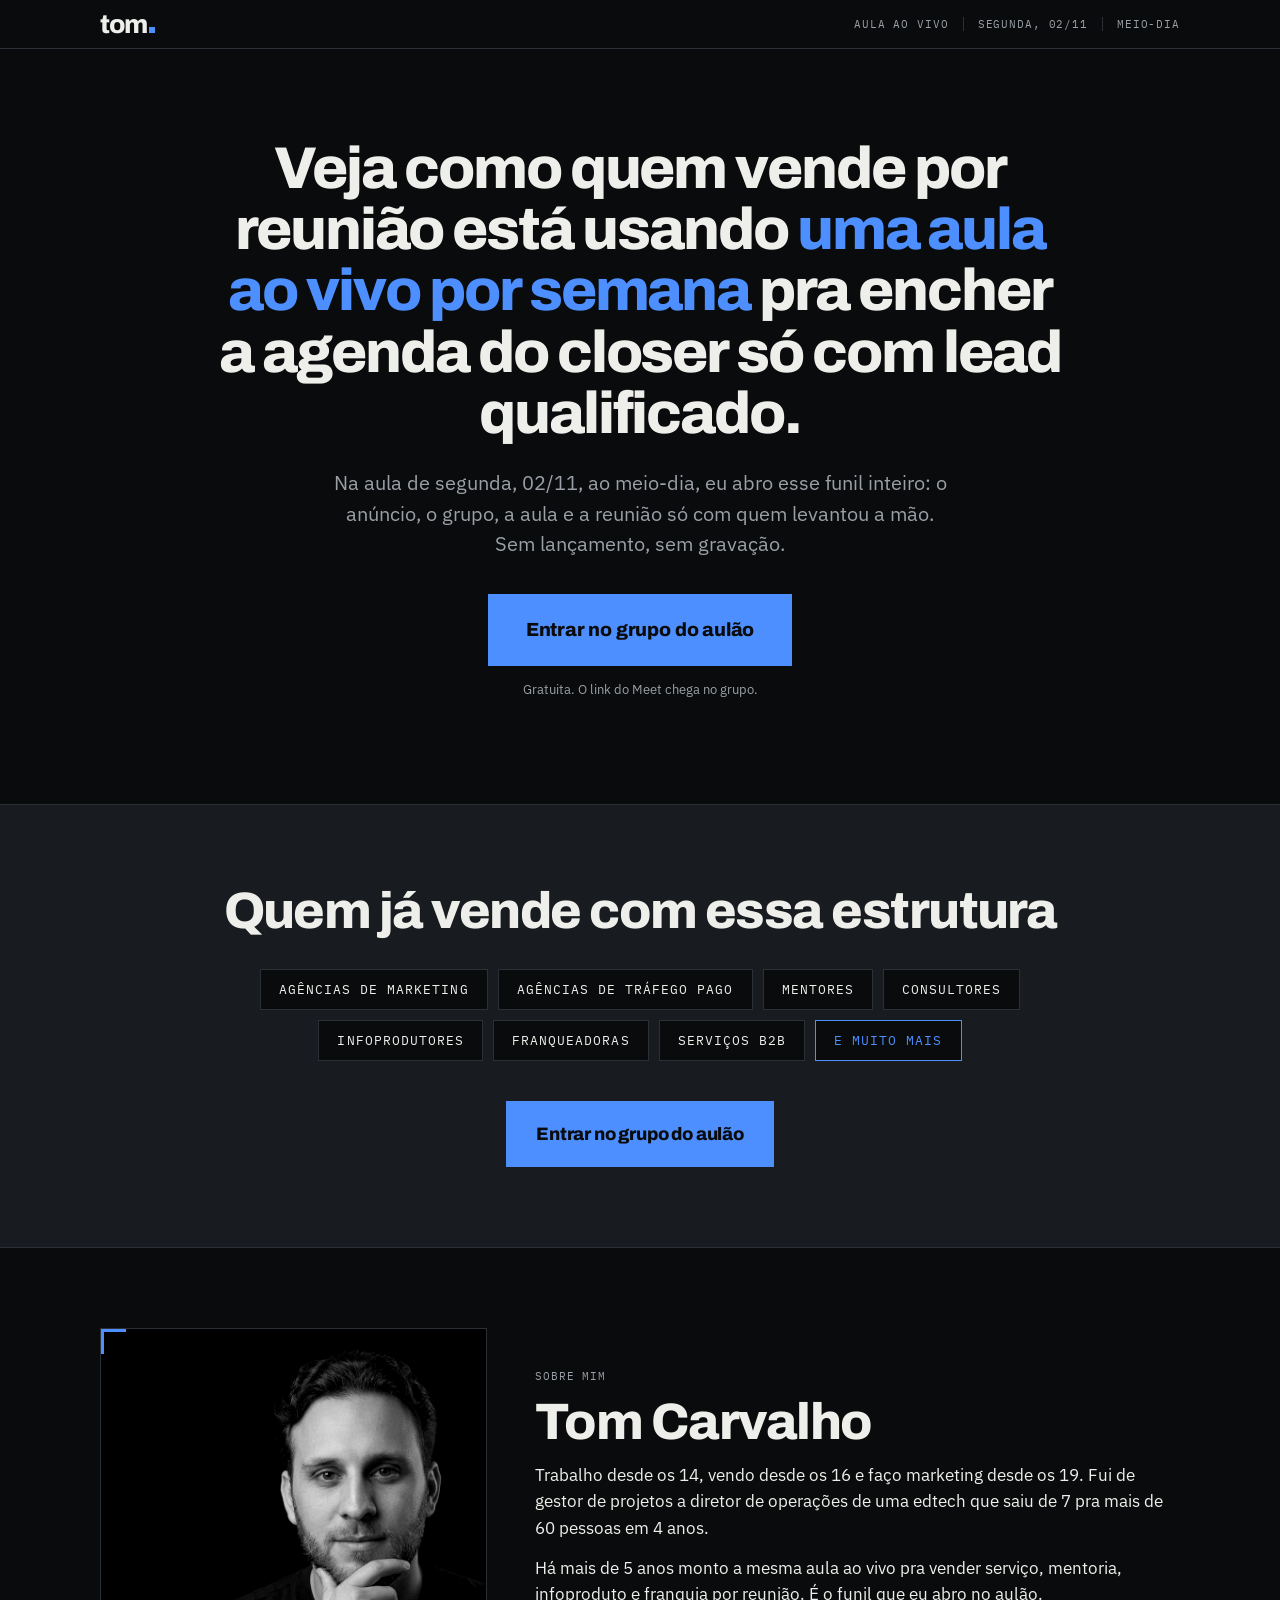
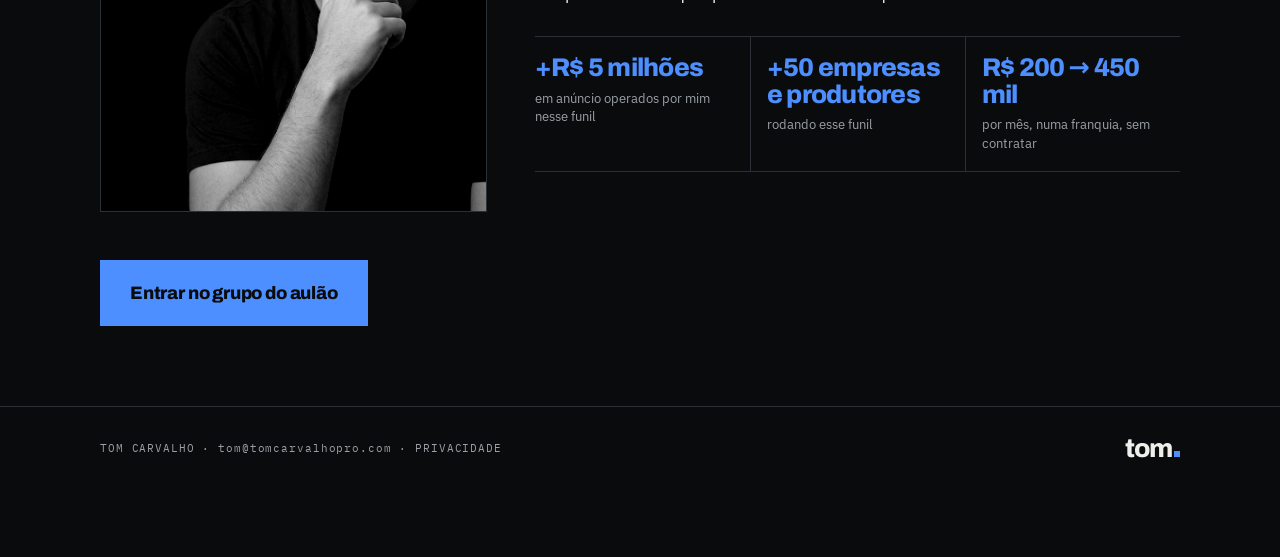
<file: aulao/index.html>
<!doctype html>
<html lang="pt-BR">
<head>
<meta charset="utf-8">
<meta name="viewport" content="width=device-width, initial-scale=1">
<title>Aulão Semanal · Tom Carvalho</title>
<meta name="description" content="Aula ao vivo de 1 hora, toda semana, gratuita, pra quem vende por reunião e já paga anúncio. Veja o funil que faz reunião só com lead qualificado.">
<meta property="og:title" content="Uma aula ao vivo por semana pra encher a agenda do closer só com lead qualificado.">
<meta property="og:description" content="Aula ao vivo de 1 hora, toda semana, gratuita. Eu abro o funil do começo ao fim.">
<meta property="og:type" content="website">
<link rel="preconnect" href="https://fonts.googleapis.com">
<style>
  /* tom Design System — Sala de Controle: três neutros + um sinal. Sem raio, sem sombra, sem gradiente. */
  @font-face{font-family:'Archivo';font-style:normal;font-weight:400 800;font-display:swap;src:url('/fonts/Archivo-VF-latin-ext.woff2') format('woff2');unicode-range:U+0100-02BA,U+02BD-02C5,U+02C7-02CC,U+02CE-02D7,U+02DD-02FF,U+0304,U+0308,U+0329,U+1E00-1E9F,U+1EF2-1EFF,U+2020,U+20A0-20AB,U+20AD-20C0,U+2113,U+2C60-2C7F,U+A720-A7FF}
  @font-face{font-family:'Archivo';font-style:normal;font-weight:400 800;font-display:swap;src:url('/fonts/Archivo-VF-latin.woff2') format('woff2');unicode-range:U+0000-00FF,U+0131,U+0152-0153,U+02BB-02BC,U+02C6,U+02DA,U+02DC,U+0304,U+0308,U+0329,U+2000-206F,U+20AC,U+2122,U+2191,U+2193,U+2212,U+2215,U+FEFF,U+FFFD}
  @font-face{font-family:'IBM Plex Mono';font-style:normal;font-weight:400;font-display:swap;src:url('/fonts/IBMPlexMono-Regular-latin-ext.woff2') format('woff2');unicode-range:U+0100-02BA,U+02BD-02C5,U+02C7-02CC,U+02CE-02D7,U+02DD-02FF,U+0304,U+0308,U+0329,U+1E00-1E9F,U+1EF2-1EFF,U+2020,U+20A0-20AB,U+20AD-20C0,U+2113,U+2C60-2C7F,U+A720-A7FF}
  @font-face{font-family:'IBM Plex Mono';font-style:normal;font-weight:400;font-display:swap;src:url('/fonts/IBMPlexMono-Regular-latin.woff2') format('woff2');unicode-range:U+0000-00FF,U+0131,U+0152-0153,U+02BB-02BC,U+02C6,U+02DA,U+02DC,U+0304,U+0308,U+0329,U+2000-206F,U+20AC,U+2122,U+2191,U+2193,U+2212,U+2215,U+FEFF,U+FFFD}
  @font-face{font-family:'IBM Plex Mono';font-style:normal;font-weight:500;font-display:swap;src:url('/fonts/IBMPlexMono-Medium-latin-ext.woff2') format('woff2');unicode-range:U+0100-02BA,U+02BD-02C5,U+02C7-02CC,U+02CE-02D7,U+02DD-02FF,U+0304,U+0308,U+0329,U+1E00-1E9F,U+1EF2-1EFF,U+2020,U+20A0-20AB,U+20AD-20C0,U+2113,U+2C60-2C7F,U+A720-A7FF}
  @font-face{font-family:'IBM Plex Mono';font-style:normal;font-weight:500;font-display:swap;src:url('/fonts/IBMPlexMono-Medium-latin.woff2') format('woff2');unicode-range:U+0000-00FF,U+0131,U+0152-0153,U+02BB-02BC,U+02C6,U+02DA,U+02DC,U+0304,U+0308,U+0329,U+2000-206F,U+20AC,U+2122,U+2191,U+2193,U+2212,U+2215,U+FEFF,U+FFFD}
  @font-face{font-family:'IBM Plex Sans';font-style:normal;font-weight:300 600;font-display:swap;src:url('/fonts/IBMPlexSans-VF-latin-ext.woff2') format('woff2');unicode-range:U+0100-02BA,U+02BD-02C5,U+02C7-02CC,U+02CE-02D7,U+02DD-02FF,U+0304,U+0308,U+0329,U+1E00-1E9F,U+1EF2-1EFF,U+2020,U+20A0-20AB,U+20AD-20C0,U+2113,U+2C60-2C7F,U+A720-A7FF}
  @font-face{font-family:'IBM Plex Sans';font-style:normal;font-weight:300 600;font-display:swap;src:url('/fonts/IBMPlexSans-VF-latin.woff2') format('woff2');unicode-range:U+0000-00FF,U+0131,U+0152-0153,U+02BB-02BC,U+02C6,U+02DA,U+02DC,U+0304,U+0308,U+0329,U+2000-206F,U+20AC,U+2122,U+2191,U+2193,U+2212,U+2215,U+FEFF,U+FFFD}

  :root{
    --grafite:#0E1012;--papel:#EEEFEA;--azul:#4D8FFF;--painel:#181B1F;--linha:#2B3036;--nota:#9AA0A6;--grade:#16191C;
    --display:'Archivo',system-ui,sans-serif;--body:'IBM Plex Sans',system-ui,sans-serif;--mono:'IBM Plex Mono',ui-monospace,monospace;
    --dur:160ms;--ease:cubic-bezier(.2,0,0,1);
  }
  *{box-sizing:border-box}
  html{scroll-behavior:smooth}
  html,body{margin:0;background:var(--grafite);color:var(--papel);font-family:var(--body);font-weight:400;line-height:1.45;-webkit-font-smoothing:antialiased}
  body{background:#0A0B0D}
  :root{--grafite:#0A0B0D}
  .wrap{max-width:1120px;margin:0 auto;padding:0 20px}
  p{margin:0}
  a{color:inherit}
  .lab{font-family:var(--mono);font-weight:400;font-size:11px;letter-spacing:.08em;text-transform:uppercase;color:var(--nota);line-height:1.3}
  .lab b{color:var(--papel);font-weight:500}
  h1{font-family:var(--display);font-weight:800;font-size:clamp(40px,6.2vw,80px);letter-spacing:-.035em;line-height:.98;margin:0;color:var(--papel)}
  h2{font-family:var(--display);font-weight:800;font-size:clamp(28px,3.6vw,44px);letter-spacing:-.03em;line-height:1.02;margin:0;color:var(--papel)}
  h3{font-family:var(--display);font-weight:800;font-size:20px;letter-spacing:-.02em;line-height:1.1;margin:0;color:var(--papel)}
  .azul{color:var(--azul)}
  .texto{font-size:17px;line-height:1.55;color:var(--papel)}
  .texto.nota,.sub{color:var(--nota)}
  .sub{font-size:18px;line-height:1.5;max-width:560px}
  .btn{display:inline-flex;align-items:center;justify-content:center;gap:12px;background:var(--azul);color:var(--grafite);font-family:var(--display);font-weight:800;font-size:18px;letter-spacing:-.01em;padding:18px 28px;text-decoration:none;border:2px solid var(--azul);transition:background var(--dur) var(--ease),color var(--dur) var(--ease)}
  .btn:hover{background:var(--papel);border-color:var(--papel)}
  .btn svg{width:20px;height:20px;flex:0 0 auto}
  .mini{font-size:13px;color:var(--nota);margin-top:12px;line-height:1.5}

  /* barra */
  .barra{border-bottom:1px solid var(--linha);background:var(--grafite)}
  .barra .wrap{display:flex;justify-content:space-between;align-items:center;gap:16px;height:48px}
  .barra .itens{display:flex;gap:0;flex-wrap:wrap}
  .barra .itens span{padding-right:14px;margin-right:14px;border-right:1px solid var(--linha)}
  .barra .itens span:last-child{border:0;margin:0;padding:0}
  .sig{font-family:var(--display);font-weight:800;font-size:26px;letter-spacing:-.05em;line-height:1;color:var(--papel);white-space:nowrap;text-decoration:none}
  .sig i{display:inline-block;width:.23em;height:.23em;background:var(--azul);margin-left:.08em;vertical-align:baseline}

  /* dobra 1 — hero: foto grande, recortada, entrando na página */
  .hero{position:relative;min-height:min(92vh,860px);display:flex;align-items:center;overflow:hidden;border-bottom:1px solid var(--linha)}
  .hero .wrap{position:relative;width:100%;padding-top:56px;padding-bottom:72px}
  .hero .txt{max-width:600px}
  .hero h1{margin:18px 0 22px}
  .hero .acoes{margin-top:30px}
  .hero-foto{position:absolute;right:0;top:0;bottom:0;width:58%;pointer-events:none}
  .hero-foto img{width:100%;height:100%;object-fit:contain;object-position:right bottom;display:block;filter:grayscale(1) contrast(1.1) brightness(.92);mix-blend-mode:lighten;-webkit-mask-image:linear-gradient(to top,transparent 0,#000 22%),linear-gradient(to right,transparent 0,#000 18%);mask-image:linear-gradient(to top,transparent 0,#000 22%),linear-gradient(to right,transparent 0,#000 18%);-webkit-mask-composite:source-in;mask-composite:intersect}
  .hero-foto .tag{position:absolute;right:20px;bottom:24px;background:var(--grafite);border:1px solid var(--linha);padding:10px 14px}
  .foto{position:relative;aspect-ratio:4/5;background:var(--painel);border:1px solid var(--linha);overflow:hidden}
  .foto img{width:100%;height:100%;object-fit:cover;object-position:center;filter:grayscale(1) contrast(1.12) brightness(.95);display:block}
  .foto .tag{position:absolute;left:0;bottom:0;background:var(--grafite);border-top:1px solid var(--linha);border-right:1px solid var(--linha);padding:10px 14px}
  .foto:before{content:"";position:absolute;left:-1px;top:-1px;width:22px;height:22px;border-left:4px solid var(--azul);border-top:4px solid var(--azul);z-index:1}

  /* seções: fundo alternado, cabeçalho com número e linha */
  section{padding:80px 0;border-bottom:1px solid var(--linha)}
  section.alt{background:var(--painel)}
  section.alt .card,section.alt .passo,section.alt .fluxo,section.alt .ref .m,section.alt .foto{background:var(--grafite)}
  .cab{display:flex;align-items:center;gap:18px;margin-bottom:28px}
  .cab .num{font-family:var(--display);font-weight:800;font-size:15px;letter-spacing:-.02em;color:var(--grafite);background:var(--azul);padding:4px 8px;line-height:1}
  .cab .lab{white-space:nowrap}
  .cab:after{content:"";flex:1;height:1px;background:var(--linha)}
  .duas{display:grid;grid-template-columns:1fr 1fr;gap:40px;align-items:start}
  .dor p+p{margin-top:14px}

  /* fluxo 4 caixas */
  .fluxo{display:grid;grid-template-columns:repeat(4,1fr);gap:0;margin:28px 0 14px;border:1px solid var(--linha);background:var(--painel)}
  .fluxo .cx{padding:18px 18px 20px;border-right:1px solid var(--linha);position:relative}
  .fluxo .cx:last-child{border-right:0}
  .fluxo .cx .n{font-family:var(--mono);font-size:11px;letter-spacing:.08em;color:var(--nota)}
  .fluxo .cx .t{font-family:var(--display);font-weight:800;font-size:20px;letter-spacing:-.02em;line-height:1.05;margin-top:8px}
  .fluxo .cx .d{font-size:13px;color:var(--nota);margin-top:8px;line-height:1.45}
  .fluxo .cx.fim .t{color:var(--azul)}
  .fluxo .cx:not(:last-child):after{content:"→";position:absolute;right:-9px;top:18px;font-family:var(--mono);color:var(--nota);background:var(--painel);line-height:1;z-index:1}

  /* referência */
  .ref{display:grid;grid-template-columns:repeat(4,1fr);gap:16px;margin-top:24px}
  .ref .m{background:var(--painel);border:1px solid var(--linha);padding:16px 18px 14px}
  .ref .k{font-family:var(--mono);font-size:10px;letter-spacing:.08em;text-transform:uppercase;color:var(--nota)}
  .ref .v{font-family:var(--display);font-weight:800;font-size:clamp(30px,3.4vw,44px);letter-spacing:-.03em;line-height:1;margin-top:8px;white-space:nowrap}
  .ref .m:last-child .v{color:var(--azul)}
  .fonte{font-size:12px;color:var(--nota);margin-top:12px;line-height:1.5}

  /* checks */
  .checks{list-style:none;margin:18px 0 0;padding:0;display:grid;gap:10px}
  .checks li{display:flex;gap:12px;align-items:flex-start;font-size:16px;line-height:1.45}
  .checks li:before{content:"✓";font-family:var(--mono);color:var(--azul);flex:0 0 auto;line-height:1.45}
  .checks.x li:before{content:"×";color:var(--nota)}
  .checks.x li{color:var(--nota)}

  /* cards */
  .cards{display:grid;grid-template-columns:repeat(4,1fr);gap:16px;margin-top:24px}
  .card{background:var(--painel);border:1px solid var(--linha);padding:20px 20px 22px;position:relative}
  .card .n{font-family:var(--mono);font-size:11px;letter-spacing:.08em;color:var(--nota)}
  .card h3{margin:10px 0 10px}
  .card p{font-size:14px;color:var(--nota);line-height:1.5}
  .card.bracket:before{content:"";position:absolute;left:-1px;top:-1px;width:18px;height:18px;border-left:4px solid var(--azul);border-top:4px solid var(--azul)}
  .objecoes{display:grid;grid-template-columns:1fr 1fr;gap:16px;margin-top:40px}
  .objecoes .card h3{font-size:22px}
  .objecoes .card p{font-size:15px;color:var(--papel)}

  /* quem conduz */
  .quem{display:grid;grid-template-columns:minmax(220px,.55fr) 1fr;gap:40px;align-items:center}
  .quem .foto{aspect-ratio:4/5;max-width:380px}
  .quem .nome{font-family:var(--display);font-weight:800;font-size:28px;letter-spacing:-.03em;line-height:1;margin:14px 0 14px}
  .creds{display:grid;gap:0;margin-top:22px;border-top:1px solid var(--linha)}
  .creds div{display:grid;grid-template-columns:150px 1fr;gap:16px;padding:12px 0;border-bottom:1px solid var(--linha);align-items:baseline}
  .creds .v{font-family:var(--display);font-weight:800;font-size:22px;letter-spacing:-.03em;line-height:1;white-space:nowrap}
  .creds .d{font-size:14px;color:var(--nota);line-height:1.45}

  /* como participar */
  .passos{display:grid;grid-template-columns:repeat(3,1fr);gap:16px;margin-top:24px}
  .passo{border:1px solid var(--linha);padding:18px 20px 20px;background:var(--painel)}
  .passo .n{font-family:var(--display);font-weight:800;font-size:40px;letter-spacing:-.04em;line-height:1;color:var(--azul)}
  .passo p{margin-top:10px;font-size:15px;line-height:1.5}
  .cta-final{margin-top:32px;display:flex;align-items:center;gap:24px;flex-wrap:wrap}

  footer{padding:28px 0 96px}
  footer .wrap{display:flex;justify-content:space-between;align-items:center;gap:16px;flex-wrap:wrap}
  footer .lab a{text-decoration:none}

  /* popup do cadastro */
  .veu{position:fixed;inset:0;background:rgba(10,11,13,.86);display:none;align-items:center;justify-content:center;padding:20px;z-index:50}
  .veu.aberto{display:flex}
  .modal{width:100%;max-width:520px;background:var(--painel);border:1px solid var(--linha);position:relative;padding:28px 28px 26px}
  .modal:before{content:"";position:absolute;left:-1px;top:-1px;width:22px;height:22px;border-left:4px solid var(--azul);border-top:4px solid var(--azul)}
  .modal h2{font-size:30px;margin:10px 0 8px}
  .modal .sub{font-size:15px;margin-bottom:18px}
  .fechar{position:absolute;right:12px;top:10px;background:none;border:0;color:var(--nota);font-size:28px;line-height:1;cursor:pointer;padding:6px 10px}
  .fechar:hover{color:var(--papel)}
  .campo{margin-top:14px}
  .campo label{display:block;font-size:14px;font-weight:500;margin-bottom:6px}
  .campo input{width:100%;border:1px solid var(--linha);background:var(--grafite);color:var(--papel);font-family:var(--body);font-size:17px;padding:13px 14px;outline:none;transition:border-color var(--dur) var(--ease)}
  .campo input:focus{border-color:var(--azul)}
  .campo input.erro{border-color:#FF4D4F}
  .campo small{display:block;color:#FF4D4F;font-size:12px;margin-top:5px;min-height:14px}
  .modal .btn{width:100%;margin-top:18px}
  .modal .btn[disabled]{opacity:.6;cursor:wait}
  .modal .mini{text-align:center}
  /* botão fixo no celular */
  .fixo{display:none}
  @media (max-width:860px){
    .hero{min-height:0;display:block}
    .hero .wrap{padding-top:300px;padding-bottom:44px}
    .hero-foto{width:100%;height:420px;bottom:auto}
    .hero-foto img{object-fit:cover;object-position:center 15%;-webkit-mask-image:linear-gradient(to top,transparent 0,#000 45%);mask-image:linear-gradient(to top,transparent 0,#000 45%)}
    .hero-foto .tag{display:none}
    .hero-foto:after{content:"";position:absolute;left:0;right:0;bottom:0;height:60%;background:linear-gradient(to bottom,rgba(10,11,13,0) 0,rgba(10,11,13,.75) 45%,#0A0B0D 100%)}
    .duas,.objecoes,.quem{grid-template-columns:1fr;gap:28px}
    .fluxo{grid-template-columns:1fr 1fr}
    .fluxo .cx:nth-child(2){border-right:0}
    .fluxo .cx:nth-child(-n+2){border-bottom:1px solid var(--linha)}
    .fluxo .cx:not(:last-child):after{display:none}
    .ref{grid-template-columns:1fr 1fr}
    .cards{grid-template-columns:1fr 1fr}
    .passos{grid-template-columns:1fr}
    .quem .foto{max-width:320px}
    section{padding:48px 0}
    .fixo{display:block;position:fixed;left:0;right:0;bottom:0;padding:10px 16px calc(10px + env(safe-area-inset-bottom));background:var(--grafite);border-top:1px solid var(--linha);z-index:9;transform:translateY(110%);transition:transform 220ms var(--ease)}
    .fixo.mostra{transform:none}
    body.popup-aberto .fixo{display:none}
    .fixo .btn{width:100%;padding:16px 20px;font-size:17px}
  }
  @media (max-width:520px){
    .cards{grid-template-columns:1fr}
    .barra .itens span:nth-child(n+3){display:none}
    .creds div{grid-template-columns:1fr;gap:4px}
  }
  @media print{@page{size:1366px 4600px;margin:0}html{width:1366px}html,body{background:#0A0B0D;-webkit-print-color-adjust:exact;print-color-adjust:exact}.fixo{display:none!important}.hero{min-height:860px}section,.hero,footer{break-inside:avoid-page}}
  /* desenhos à mão */
  .desenho{width:100%;height:auto;display:block;margin:32px 0 0}
  .desenho.so-mob{display:none}
  .desenho text{font-family:Caveat,'Brush Script MT',cursive;font-weight:600}
  .desenho .mono{font-family:var(--mono);font-weight:400;letter-spacing:2px;text-transform:uppercase}
  .desenho .corpo{font-family:var(--body);font-weight:400}
  .linha-forte{font-family:var(--display);font-weight:800;font-size:clamp(24px,2.6vw,32px);letter-spacing:-.02em;line-height:1.15;margin-top:36px;max-width:900px}
  .objecoes .card p{color:var(--nota)}
  @media (max-width:860px){.desenho.so-desk{display:none}.desenho.so-mob{display:block}}
  /* painel e casos */
  .painel{display:grid;grid-template-columns:repeat(6,1fr);gap:12px;margin-top:32px}
  .painel .l{background:var(--grafite);border:1px solid var(--linha);padding:20px 0 22px;text-align:center}
  .painel .l b{display:block;font-family:var(--display);font-weight:800;font-size:clamp(56px,7.5vw,104px);line-height:1;letter-spacing:-.05em;color:var(--azul)}
  .painel .l span{display:block;font-family:var(--display);font-weight:800;font-size:17px;letter-spacing:-.01em;margin-top:10px}
  .painel .l i{display:block;font-style:normal;font-family:var(--mono);font-size:10px;letter-spacing:.08em;text-transform:uppercase;color:var(--nota);margin-top:6px}
  .painel-linha{font-size:17px;color:var(--nota);margin-top:16px}
  .casos{display:grid;grid-template-columns:repeat(3,1fr);gap:16px;margin-top:40px}
  .casos .m{background:var(--grafite);border:1px solid var(--linha);padding:20px 22px 22px}
  .casos .k{font-family:var(--mono);font-size:11px;letter-spacing:.08em;text-transform:uppercase;color:var(--nota)}
  .casos .v{font-family:var(--display);font-weight:800;font-size:clamp(30px,3.2vw,42px);letter-spacing:-.03em;line-height:1;margin-top:10px;white-space:nowrap}
  .casos .d{font-size:14px;color:var(--nota);margin-top:8px;line-height:1.45}
  @media (max-width:860px){.painel{grid-template-columns:repeat(3,1fr);gap:10px}.casos{grid-template-columns:1fr}}
  .tags{display:flex;flex-wrap:wrap;gap:10px;margin-top:28px;max-width:1000px}
  .tags span{border:1px solid var(--linha);background:var(--grafite);padding:11px 16px;font-family:var(--mono);font-size:12px;letter-spacing:.08em;text-transform:uppercase;color:var(--papel);line-height:1}
  .tags span.mais{color:var(--azul);border-color:var(--azul)}
  .casos-lab{margin-top:44px}
  @media (max-width:860px){.tags span{padding:10px 12px;font-size:11px}}
  /* hero centrado, sem foto e sem fluxo */
  .hero.centro{min-height:min(84vh,760px);display:flex;align-items:center;text-align:center}
  .hero.centro .wrap{max-width:900px;padding-top:72px;padding-bottom:88px}
  .hero.centro .pill{display:inline-block;border:1px solid var(--linha);padding:9px 14px}
  .hero.centro h1{font-size:clamp(32px,4.6vw,60px);line-height:1.04;margin:0 auto 24px;max-width:960px}
  .hero.centro .sub{font-size:clamp(17px,1.6vw,21px);max-width:620px;margin:0 auto}
  .hero.centro .acoes{margin-top:34px}
  .hero.centro .btn{padding:20px 36px;font-size:19px}
  .hero.centro .mini{margin-top:14px}
  @media (max-width:860px){.hero.centro{min-height:0}.hero.centro .wrap{padding-top:48px;padding-bottom:56px}.hero.centro .btn{width:100%}}
  section.centro{text-align:center}
  section.centro .wrap{max-width:960px}
  section.centro h2{font-size:clamp(30px,4vw,52px)}
  section.centro .sub{margin:18px auto 0;max-width:640px}
  section.centro .tags{justify-content:center;margin:32px auto 0;max-width:900px}
  section.centro .tags span{font-size:13px;padding:13px 18px}
  section.centro .cta-final{justify-content:center;margin-top:40px}
  /* quem dá a aula: foto + texto + 3 números */
  #quem .quem{grid-template-columns:minmax(240px,.6fr) 1fr;gap:48px;align-items:center}
  #quem .foto{max-width:420px}
  #quem .nome{font-size:clamp(34px,4vw,52px)}
  .nums{display:grid;grid-template-columns:repeat(3,1fr);gap:0;margin-top:28px;border-top:1px solid var(--linha);border-bottom:1px solid var(--linha)}
  .nums div{padding:18px 16px 18px 0}
  .nums div+div{border-left:1px solid var(--linha);padding-left:16px}
  .nums b{display:block;font-family:var(--display);font-weight:800;font-size:clamp(22px,2vw,28px);letter-spacing:-.03em;line-height:1.05;color:var(--azul)}
  .nums span{display:block;font-size:13px;color:var(--nota);margin-top:8px;line-height:1.4}
  #quem .cta-final{margin-top:48px}
  @media (max-width:860px){#quem .quem{grid-template-columns:1fr;gap:28px}#quem .foto{max-width:100%;aspect-ratio:4/3}#quem .foto img{object-position:center 20%}.nums{grid-template-columns:1fr}.nums div{padding:14px 0}.nums div+div{border-left:0;padding-left:0;border-top:1px solid var(--linha)}}
  /* página curta (S44): faixa, hero sem foto, fluxo de 6, números em 3 */
  .faixa{background:var(--azul);color:var(--grafite)}
  .faixa .wrap{display:flex;justify-content:center;flex-wrap:wrap;gap:0;min-height:34px;align-items:center}
  .faixa span{font-family:var(--mono);font-size:11px;letter-spacing:.1em;text-transform:uppercase;font-weight:500;padding:8px 12px;border-right:1px solid rgba(10,11,13,.35);line-height:1}
  .faixa span:last-child{border:0}
  .hero.semfoto{min-height:0;display:block}
  .hero.semfoto .wrap{padding-top:56px;padding-bottom:88px}
  .hero.semfoto .txt{max-width:900px;margin-top:64px}
  .hero.semfoto h1{font-size:clamp(36px,5.6vw,72px);margin:0 0 26px}
  .hero.semfoto .sub{max-width:640px;font-size:20px}
  .hero.semfoto .acoes{margin-top:30px}
  .hero.semfoto .acoes .mini{max-width:520px}
  .fluxo.seis{grid-template-columns:repeat(6,1fr);margin:0}
  .fluxo.seis .cx .t{font-size:19px}
  .fluxo.seis .cx{padding:16px 18px 18px}
  .barra .wrap{justify-content:space-between}
  .ref.tres .m{padding:22px 22px 20px}
  .ref.tres .v{margin-top:12px}
  .cta-final{margin-top:44px}
  .fluxo.seis .cx .d{font-size:12px}
  .ref.tres{grid-template-columns:repeat(3,1fr);margin-top:14px}
  .ref .d{font-size:13px;color:var(--nota);margin-top:8px;line-height:1.45}
  @media (max-width:860px){
    .faixa span:nth-child(n+4){display:none}
    .hero.semfoto .wrap{padding-top:28px;padding-bottom:40px}
    .hero.semfoto .txt{margin-top:36px}
    .fluxo.seis{grid-template-columns:repeat(3,1fr)}
    .fluxo.seis .cx{padding:14px 12px 16px}
    .fluxo.seis .cx:nth-child(2){border-right:1px solid var(--linha)}
    .fluxo.seis .cx:nth-child(3n){border-right:0}
    .fluxo.seis .cx:nth-child(-n+3){border-bottom:1px solid var(--linha)}
    .fluxo.seis .cx .t{font-size:16px}
    .fluxo.seis .cx .d{font-size:11px}
    .ref.tres{grid-template-columns:1fr}
  }
</style>
<!-- Google tag (gtag.js) · Google Ads da conta Mariton YTB -->
<script async src="https://www.googletagmanager.com/gtag/js?id=GT-WPLHGC9Z"></script>
<script>
window.dataLayer = window.dataLayer || [];
function gtag(){dataLayer.push(arguments);}
gtag('js', new Date());
gtag('config', 'GT-WPLHGC9Z', { allow_enhanced_conversions: true });
</script>
<!-- /Google tag -->
<!-- Meta Pixel -->
<script>
!function(f,b,e,v,n,t,s){if(f.fbq)return;n=f.fbq=function(){n.callMethod?n.callMethod.apply(n,arguments):n.queue.push(arguments)};if(!f._fbq)f._fbq=n;n.push=n;n.loaded=!0;n.version='2.0';n.queue=[];t=b.createElement(e);t.async=!0;t.src=v;s=b.getElementsByTagName(e)[0];s.parentNode.insertBefore(t,s)}(window,document,'script','https://connect.facebook.net/en_US/fbevents.js');
fbq('init', '1606003097875404');
fbq('track', 'PageView');
</script>
<noscript><img height="1" width="1" style="display:none" src="https://www.facebook.com/tr?id=1606003097875404&ev=PageView&noscript=1" alt=""></noscript>
<!-- /Meta Pixel -->
</head>
<body>
<div class="barra">
  <div class="wrap">
    <a class="sig" href="#topo" aria-label="tom">tom<i></i></a>
    <div class="lab itens"><span>Aula ao vivo</span><span>Segunda, 02/11</span><span>Meio-dia</span></div>
  </div>
</div>
<!-- DOBRA 1 · HERO: só a frase, uma linha e o botão -->
<header class="hero centro" id="topo">
  <div class="wrap">
    <h1>Veja como quem vende por reunião está usando <span class="azul">uma aula ao vivo por semana</span> pra encher a agenda do closer só com lead qualificado.</h1>
    <p class="sub">Na aula de segunda, 02/11, ao meio-dia, eu abro esse funil inteiro: o anúncio, o grupo, a aula e a reunião só com quem levantou a mão. Sem lançamento, sem gravação.</p>
    <div class="acoes">
      <a class="btn" href="GRUPO_URL" id="cta1">Entrar no grupo do aulão</a>
      <p class="mini">Gratuita. O link do Meet chega no grupo.</p>
    </div>
  </div>
</header>
<!-- DOBRA 2 · PRA QUEM SERVE -->
<section id="quem-usa" class="alt centro">
  <div class="wrap">
    <h2>Quem já vende com essa estrutura</h2>
    <div class="tags" aria-label="Quem usa esse funil">
      <span>Agências de marketing</span><span>Agências de tráfego pago</span><span>Mentores</span><span>Consultores</span><span>Infoprodutores</span><span>Franqueadoras</span><span>Serviços B2B</span><span class="mais">e muito mais</span>
    </div>
    <div class="cta-final">
      <a class="btn" href="GRUPO_URL" id="cta2">Entrar no grupo do aulão</a>
    </div>
  </div>
</section>
<!-- DOBRA 3 · QUEM DÁ A AULA -->
<section id="quem">
  <div class="wrap">
    <div class="quem">
      <figure class="foto" style="margin:0">
        <img src="/img/tom-queixo.webp" alt="Tom Carvalho">
      </figure>
      <div>
        <p class="lab">sobre mim</p>
        <p class="nome">Tom Carvalho</p>
        <p class="texto">Trabalho desde os 14, vendo desde os 16 e faço marketing desde os 19. Fui de gestor de projetos a diretor de operações de uma edtech que saiu de 7 pra mais de 60 pessoas em 4 anos.</p>
        <p class="texto" style="margin-top:14px">Há mais de 5 anos monto a mesma aula ao vivo pra vender serviço, mentoria, infoproduto e franquia por reunião. É o funil que eu abro no aulão.</p>
        <div class="nums">
          <div><b>+R$ 5 milhões</b><span>em anúncio operados por mim nesse funil</span></div>
          <div><b>+50 empresas e produtores</b><span>rodando esse funil</span></div>
          <div><b>R$ 200 → 450 mil</b><span>por mês, numa franquia, sem contratar</span></div>
        </div>
      </div>
    </div>
    <div class="cta-final">
      <a class="btn" href="GRUPO_URL" id="cta3b">Entrar no grupo do aulão</a>
    </div>
  </div>
</section>
<footer>
  <div class="wrap">
    <span class="lab">Tom Carvalho · <a href="mailto:tom@tomcarvalhopro.com" style="text-transform:none">tom@tomcarvalhopro.com</a> · <a href="/privacidade.html">Privacidade</a></span>
    <a class="sig" href="#topo" aria-label="tom">tom<i></i></a>
  </div>
</footer>
<div class="fixo"><a class="btn" href="GRUPO_URL" id="cta3">Entrar no grupo do aulão</a></div>

<!-- POPUP DO CADASTRO: nome, e-mail, WhatsApp → n8n → obrigado.html → grupo -->
<div class="veu" id="veu" role="dialog" aria-modal="true" aria-labelledby="modal-titulo">
  <form class="modal" id="form" novalidate>
    <button type="button" class="fechar" id="fechar" aria-label="Fechar">×</button>
    <p class="lab">aulão semanal · cadastro</p>
    <h2 id="modal-titulo">Me diz quem você é e eu te mando o link.</h2>
    <p class="sub">Três campos. Depois é só entrar no grupo: o link do Meet chega por lá, segunda, 02/11, antes do meio-dia.</p>
    <div class="campo"><label for="f-nome">Nome</label><input id="f-nome" name="nome" type="text" autocomplete="name" required><small></small></div>
    <div class="campo"><label for="f-email">E-mail</label><input id="f-email" name="email" type="email" autocomplete="email" inputmode="email" required><small></small></div>
    <div class="campo"><label for="f-tel">WhatsApp, com DDD</label><input id="f-tel" name="telefone" type="tel" autocomplete="tel" inputmode="tel" placeholder="(11) 99999-9999" required><small></small></div>
    <button type="submit" class="btn" id="enviar">Quero o link da aula</button>
    <p class="mini">Sem spam. Só o aviso da aula e 3 mensagens de preparação.</p>
  </form>
</div>


<script>
  var CONFIG = { webhook: 'https://n8n-n8n.mchvfo.easypanel.host/webhook/captura-lead', obrigado: '/obrigado.html' };

  // UTMs do anúncio: vão no cadastro e seguem pra página de obrigado
  var q = new URLSearchParams(location.search), utm = {};
  q.forEach(function (v, k) { if (/^utm_/.test(k)) utm[k] = v; });

  // Todo botão "Entrar no grupo" abre o popup
  var veu = document.getElementById('veu'), form = document.getElementById('form');
  document.querySelectorAll('a[href="GRUPO_URL"]').forEach(function (a) { a.href = '#cadastro'; a.addEventListener('click', function (e) { e.preventDefault(); abrir(); }); });
  function abrir() { var barra = window.innerWidth - document.documentElement.clientWidth; veu.classList.add('aberto'); document.body.classList.add('popup-aberto'); document.body.style.overflow = 'hidden'; if (barra > 0) document.body.style.paddingRight = barra + 'px'; setTimeout(function () { document.getElementById('f-nome').focus(); }, 50); }
  function fechar() { veu.classList.remove('aberto'); document.body.classList.remove('popup-aberto'); document.body.style.overflow = ''; document.body.style.paddingRight = ''; }
  document.getElementById('fechar').addEventListener('click', fechar);
  veu.addEventListener('click', function (e) { if (e.target === veu) fechar(); });
  document.addEventListener('keydown', function (e) { if (e.key === 'Escape') fechar(); });
  if (location.hash === '#cadastro') abrir();

  // botão fixo do celular: só depois que a primeira dobra sai da tela
  var fixo = document.querySelector('.fixo'), hero = document.querySelector('.hero');
  if (fixo && hero && 'IntersectionObserver' in window) new IntersectionObserver(function (es) { fixo.classList.toggle('mostra', !es[0].isIntersecting); }, { threshold: 0 }).observe(hero);
  else if (fixo) fixo.classList.add('mostra');

  // máscara simples do telefone
  var tel = document.getElementById('f-tel');
  tel.addEventListener('input', function () {
    var d = tel.value.replace(/\D/g, '').slice(0, 11), s = d;
    if (d.length > 2) s = '(' + d.slice(0, 2) + ') ' + d.slice(2);
    if (d.length > 7) s = '(' + d.slice(0, 2) + ') ' + d.slice(2, 7) + '-' + d.slice(7);
    tel.value = s;
  });

  function erro(input, msg) { input.classList.toggle('erro', !!msg); input.nextElementSibling.textContent = msg || ''; return !msg; }
  form.addEventListener('submit', function (e) {
    e.preventDefault();
    var nome = form.nome.value.trim(), email = form.email.value.trim().toLowerCase(), dig = tel.value.replace(/\D/g, '');
    var ok = erro(form.nome, nome.length < 2 ? 'Coloca teu nome.' : '');
    ok = erro(form.email, /^[^\s@]+@[^\s@]+\.[^\s@]{2,}$/.test(email) ? '' : 'Esse e-mail não parece certo.') && ok;
    ok = erro(tel, dig.length === 10 || dig.length === 11 ? '' : 'WhatsApp com DDD, 10 ou 11 números.') && ok;
    if (!ok) return;
    var btn = document.getElementById('enviar'); btn.disabled = true; btn.textContent = 'Enviando…';
    var dados = { nome: nome, email: email, telefone: '55' + dig, pagina: location.hostname + location.pathname, enviado_em: new Date().toISOString() };
    Object.keys(utm).forEach(function (k) { dados[k] = utm[k]; });
    if (!dados.utm_source) dados.utm_source = 'pagina';
    var corpo = new URLSearchParams(dados).toString();
    var destino = CONFIG.obrigado + '?n=' + encodeURIComponent(nome) + (Object.keys(utm).length ? '&' + new URLSearchParams(utm).toString() : '');
    var foi = false, ir = function () { if (foi) return; foi = true; location.href = destino; };
    try { localStorage.setItem('aulao_cadastro', JSON.stringify({ nome: nome, email: email, quando: dados.enviado_em })); } catch (x) {}
    try { if (window.fbq) { var ev = 'lead_' + Date.now(); fbq('track', 'Lead', { content_name: 'aulao', pagina: location.pathname }, { eventID: ev }); fbq('trackCustom', 'lead_aulao', { pagina: location.pathname, utm_source: dados.utm_source, utm_campaign: dados.utm_campaign || '' }, { eventID: ev }); } } catch (x) {}
    // Google Ads · conversão Lead · aulão (conta Mariton YTB) com conversões otimizadas
    try { if (window.gtag) { gtag('set', 'user_data', { email: email, phone_number: '+55' + dig }); gtag('event', 'conversion', { send_to: 'AW-10934122226/zlR2CLLKr6kdEPLt5d0o', value: 1, currency: 'BRL' }); } } catch (x) {}
    fetch(CONFIG.webhook, { method: 'POST', headers: { 'Content-Type': 'application/x-www-form-urlencoded' }, body: corpo, keepalive: true })
      .then(ir, function () { try { navigator.sendBeacon(CONFIG.webhook, new Blob([corpo], { type: 'application/x-www-form-urlencoded' })); } catch (x) {} ir(); });
    setTimeout(ir, 2500);
  });
</script>
</body>
</html>
</file>
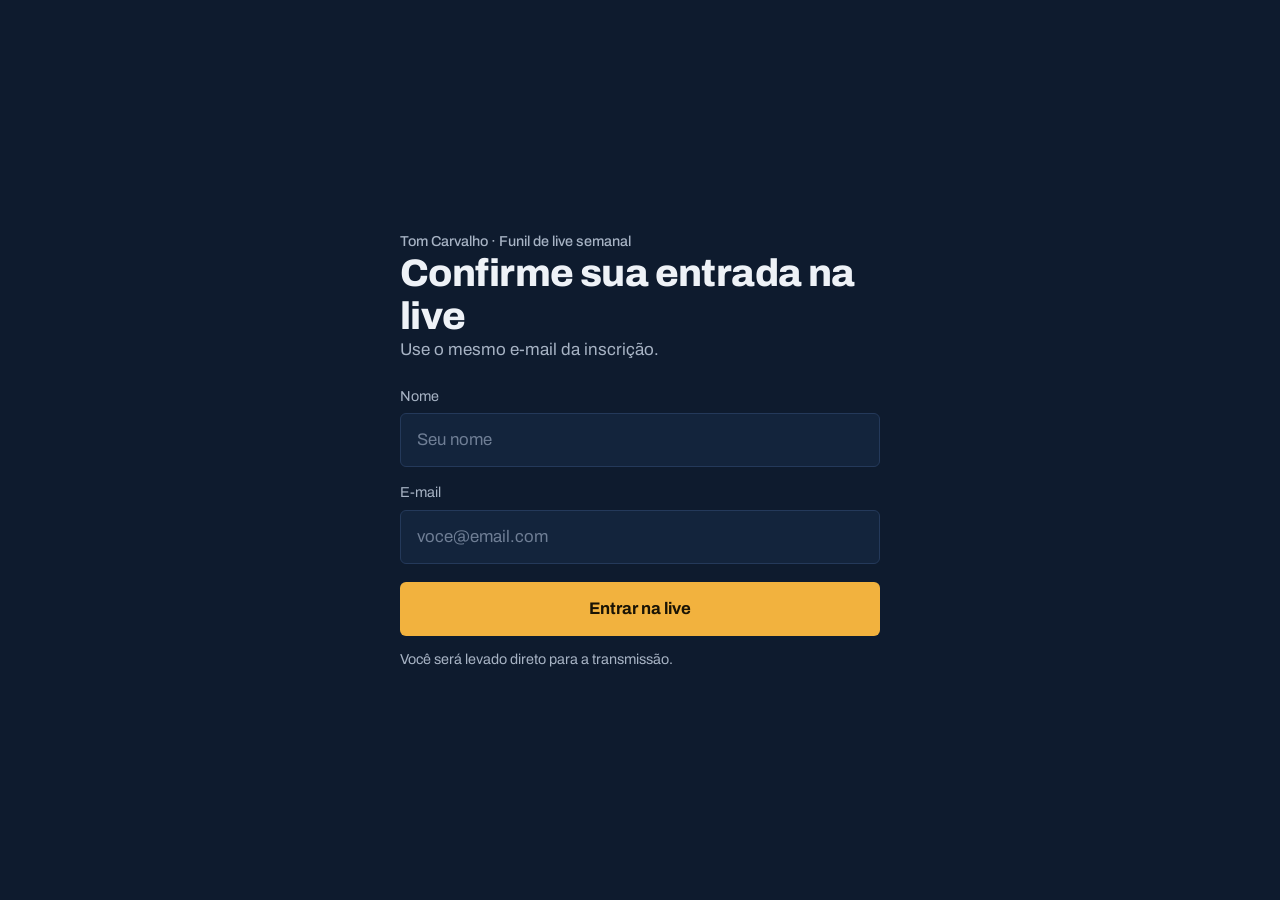
<file: checkin.html>
<!doctype html>
<html lang="pt-BR">
<head>
<meta charset="utf-8">
<meta name="viewport" content="width=device-width, initial-scale=1">
<title>Check-in — Live do Tom Carvalho</title>
<meta name="robots" content="noindex">
<link rel="preconnect" href="https://fonts.googleapis.com">
<link rel="preconnect" href="https://fonts.gstatic.com" crossorigin>
<link href="https://fonts.googleapis.com/css2?family=Archivo:wght@400;500;700;800&display=swap" rel="stylesheet">
<link rel="stylesheet" href="assets/base.css">
<style>
body{min-height:100vh;display:grid;place-items:center;padding:24px 0}
.box{width:min(480px,calc(100% - 40px))}
.box > * + *{margin-top:18px}
.brand{font-size:.9rem;color:var(--ink-2);font-weight:500}
h1{font-size:clamp(1.7rem,4.5vw,2.4rem)}
#done{display:none}
</style>
</head>
<body>
<main class="box">
  <div id="ask">
    <p class="brand">Tom Carvalho · Funil de live semanal</p>
    <h1>Confirme sua entrada na live</h1>
    <p class="muted">Use o mesmo e-mail da inscrição.</p>
    <form id="form" novalidate style="margin-top:22px">
      <label class="field"><span>Nome</span><input type="text" name="nome" autocomplete="name" placeholder="Seu nome"></label>
      <label class="field"><span>E-mail</span><input type="email" name="email" autocomplete="email" inputmode="email" placeholder="voce@email.com" required><em class="err">Digite um e-mail válido.</em></label>
      <button class="btn wide" type="submit" id="btn" style="margin-top:18px">Entrar na live</button>
      <p class="fine" style="margin-top:12px">Você será levado direto para a transmissão.</p>
    </form>
  </div>
  <div id="done">
    <p class="brand">Tom Carvalho · Funil de live semanal</p>
    <h1 id="hello">Bem-vindo!</h1>
    <p class="muted">Abrindo a transmissão…</p>
    <p><a class="btn wide" id="open" href="#">Abrir a live</a></p>
  </div>
</main>
<script>
// ====== CONFIGURAÇÃO — edite aqui ======
const LIVE_URL = 'https://COLOQUE-O-LINK-DA-LIVE-AQUI'; // ← TROQUE AQUI antes de cada live. O redirect usa isto, sem depender de nada.
const WEBHOOK  = 'https://n8n-n8n.mchvfo.easypanel.host/webhook/checkin-lead'; // só registra a presença, em segundo plano
// =======================================
const qs = new URLSearchParams(location.search);
const form = document.getElementById('form'), btn = document.getElementById('btn');
// pré-preenche pelo link (?e=&n=) ou pelo que a página de captura guardou
let saved = {}; try { saved = JSON.parse(localStorage.getItem('tc_lead') || '{}'); } catch(e){}
form.email.value = qs.get('e') || saved.email || '';
form.nome.value  = qs.get('n') || saved.nome  || '';

form.addEventListener('submit', (e) => {
  e.preventDefault();
  const email = form.email.value.trim().toLowerCase();
  const nome  = form.nome.value.trim();
  const f = form.email.closest('.field');
  if (!/^[^\s@]+@[^\s@]+\.[^\s@]+$/.test(email)) { f.classList.add('bad'); return; }
  f.classList.remove('bad');
  btn.disabled = true; btn.textContent = 'Entrando…';
  // registra a presença em segundo plano — não espera resposta, não trava o lead
  try { fetch(WEBHOOK, { method:'POST', headers:{'Content-Type':'application/json'}, body: JSON.stringify({ email, nome }), keepalive: true }).catch(() => {}); } catch(e) {}
  try { localStorage.setItem('tc_lead', JSON.stringify({ nome, email, t: Date.now() })); } catch(e){}
  document.getElementById('hello').textContent = nome ? 'Bem-vindo, ' + nome.split(' ')[0] + '!' : 'Bem-vindo!';
  document.getElementById('open').href = LIVE_URL;
  document.getElementById('ask').style.display = 'none';
  document.getElementById('done').style.display = 'block';
  setTimeout(() => location.replace(LIVE_URL), 400);
});
</script>
</body>
</html>
</file>
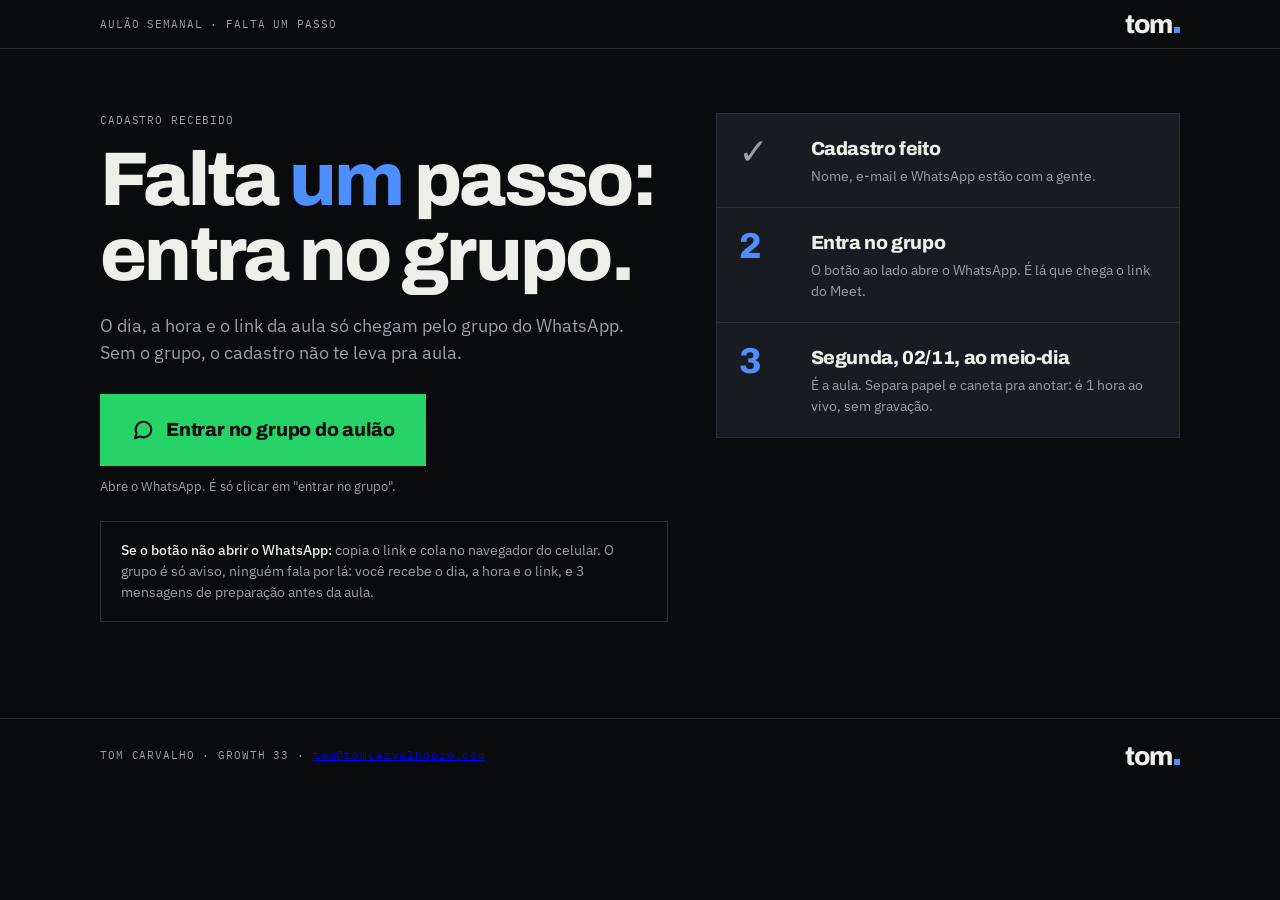
<file: obrigado.html>
<!doctype html>
<html lang="pt-BR">
<head>
<meta charset="utf-8">
<meta name="viewport" content="width=device-width, initial-scale=1">
<title>Falta um passo · Aulão Semanal</title>
<meta name="robots" content="noindex">
<style>
  @font-face{font-family:'Archivo';font-style:normal;font-weight:400 800;font-display:swap;src:url('fonts/Archivo-VF-latin-ext.woff2') format('woff2');unicode-range:U+0100-02BA,U+02BD-02C5,U+02C7-02CC,U+02CE-02D7,U+02DD-02FF,U+0304,U+0308,U+0329,U+1E00-1E9F,U+1EF2-1EFF,U+2020,U+20A0-20AB,U+20AD-20C0,U+2113,U+2C60-2C7F,U+A720-A7FF}
  @font-face{font-family:'Archivo';font-style:normal;font-weight:400 800;font-display:swap;src:url('fonts/Archivo-VF-latin.woff2') format('woff2');unicode-range:U+0000-00FF,U+0131,U+0152-0153,U+02BB-02BC,U+02C6,U+02DA,U+02DC,U+0304,U+0308,U+0329,U+2000-206F,U+20AC,U+2122,U+2191,U+2193,U+2212,U+2215,U+FEFF,U+FFFD}
  @font-face{font-family:'IBM Plex Mono';font-style:normal;font-weight:400;font-display:swap;src:url('fonts/IBMPlexMono-Regular-latin.woff2') format('woff2');unicode-range:U+0000-00FF,U+0131,U+0152-0153,U+02BB-02BC,U+02C6,U+02DA,U+02DC,U+0304,U+0308,U+0329,U+2000-206F,U+20AC,U+2122,U+2191,U+2193,U+2212,U+2215,U+FEFF,U+FFFD}
  @font-face{font-family:'IBM Plex Sans';font-style:normal;font-weight:300 600;font-display:swap;src:url('fonts/IBMPlexSans-VF-latin.woff2') format('woff2');unicode-range:U+0000-00FF,U+0131,U+0152-0153,U+02BB-02BC,U+02C6,U+02DA,U+02DC,U+0304,U+0308,U+0329,U+2000-206F,U+20AC,U+2122,U+2191,U+2193,U+2212,U+2215,U+FEFF,U+FFFD}
  :root{--grafite:#0A0B0D;--papel:#EEEFEA;--azul:#4D8FFF;--painel:#181B1F;--linha:#2B3036;--nota:#9AA0A6;--display:'Archivo',system-ui,sans-serif;--body:'IBM Plex Sans',system-ui,sans-serif;--mono:'IBM Plex Mono',ui-monospace,monospace}
  *{box-sizing:border-box}
  html,body{margin:0;background:var(--grafite);color:var(--papel);font-family:var(--body);line-height:1.45;-webkit-font-smoothing:antialiased;min-height:100%}
  .wrap{max-width:1120px;margin:0 auto;padding:0 20px}
  p{margin:0}
  .lab{font-family:var(--mono);font-size:11px;letter-spacing:.08em;text-transform:uppercase;color:var(--nota);line-height:1.3}
  .lab b{color:var(--papel);font-weight:500}
  .barra{border-bottom:1px solid var(--linha)}
  .barra .wrap{display:flex;justify-content:space-between;align-items:center;height:48px}
  .sig{font-family:var(--display);font-weight:800;font-size:26px;letter-spacing:-.05em;line-height:1;color:var(--papel);white-space:nowrap;text-decoration:none}
  .sig i{display:inline-block;width:.23em;height:.23em;background:var(--azul);margin-left:.08em;vertical-align:baseline}
  main{padding:64px 0 96px}
  .grid{display:grid;grid-template-columns:minmax(0,1.1fr) minmax(300px,.9fr);gap:48px;align-items:start}
  h1{font-family:var(--display);font-weight:800;font-size:clamp(40px,6vw,76px);letter-spacing:-.035em;line-height:.98;margin:16px 0 20px}
  .azul{color:var(--azul)}
  .sub{font-size:18px;color:var(--nota);max-width:560px;line-height:1.5}
  .btn{display:inline-flex;align-items:center;justify-content:center;gap:12px;background:#25D366;color:#0A0B0D;font-family:var(--display);font-weight:800;font-size:19px;letter-spacing:-.01em;padding:20px 30px;text-decoration:none;border:2px solid #25D366;margin-top:28px;transition:background .16s,border-color .16s}
  .btn:hover{background:var(--papel);border-color:var(--papel)}
  .btn svg{width:22px;height:22px}
  .mini{font-size:13px;color:var(--nota);margin-top:12px}
  .passos{display:grid;gap:0;border:1px solid var(--linha);background:var(--painel)}
  .passo{display:grid;grid-template-columns:56px 1fr;gap:16px;padding:20px 22px;border-bottom:1px solid var(--linha);align-items:start}
  .passo:last-child{border-bottom:0}
  .passo .n{font-family:var(--display);font-weight:800;font-size:36px;letter-spacing:-.04em;line-height:1;color:var(--azul)}
  .passo .n.feito{color:var(--nota)}
  .passo h3{font-family:var(--display);font-weight:800;font-size:19px;letter-spacing:-.02em;line-height:1.15;margin:4px 0 6px}
  .passo p{font-size:14px;color:var(--nota);line-height:1.5}
  .aviso{margin-top:24px;border:1px solid var(--linha);padding:18px 20px;font-size:14px;color:var(--nota);line-height:1.5}
  .aviso b{color:var(--papel);font-weight:500}
  footer{border-top:1px solid var(--linha);padding:24px 0 40px}
  footer .wrap{display:flex;justify-content:space-between;align-items:center;gap:16px;flex-wrap:wrap}
  @media (max-width:860px){.grid{grid-template-columns:1fr;gap:32px}main{padding:40px 0 72px}.btn{width:100%}}
</style>
<!-- Google tag (gtag.js) · Google Ads da conta Mariton YTB -->
<script async src="https://www.googletagmanager.com/gtag/js?id=GT-WPLHGC9Z"></script>
<script>
window.dataLayer = window.dataLayer || [];
function gtag(){dataLayer.push(arguments);}
gtag('js', new Date());
gtag('config', 'GT-WPLHGC9Z', { allow_enhanced_conversions: true });
</script>
<!-- /Google tag -->
<!-- Meta Pixel -->
<script>
!function(f,b,e,v,n,t,s){if(f.fbq)return;n=f.fbq=function(){n.callMethod?n.callMethod.apply(n,arguments):n.queue.push(arguments)};if(!f._fbq)f._fbq=n;n.push=n;n.loaded=!0;n.version='2.0';n.queue=[];t=b.createElement(e);t.async=!0;t.src=v;s=b.getElementsByTagName(e)[0];s.parentNode.insertBefore(t,s)}(window,document,'script','https://connect.facebook.net/en_US/fbevents.js');
fbq('init', '1606003097875404');
fbq('track', 'PageView');
</script>
<noscript><img height="1" width="1" style="display:none" src="https://www.facebook.com/tr?id=1606003097875404&ev=PageView&noscript=1" alt=""></noscript>
<!-- /Meta Pixel -->
</head>
<body>
<div class="barra"><div class="wrap"><span class="lab">Aulão semanal · falta um passo</span><a class="sig" href="/" aria-label="tom">tom<i></i></a></div></div>

<main>
  <div class="wrap">
    <div class="grid">
      <div>
        <p class="lab">cadastro recebido<span id="quem"></span></p>
        <h1>Falta <span class="azul">um</span> passo: entra no grupo.</h1>
        <p class="sub">O dia, a hora e o link da aula só chegam pelo grupo do WhatsApp. Sem o grupo, o cadastro não te leva pra aula.</p>
        <a class="btn" id="btn-grupo" href="GRUPO_URL">
          <svg viewBox="0 0 24 24" fill="none" stroke="currentColor" stroke-width="2.2" stroke-linecap="round" stroke-linejoin="round" aria-hidden="true"><path d="M21 11.5a8.4 8.4 0 0 1-12.3 7.5L3 21l2-5.4A8.5 8.5 0 1 1 21 11.5Z"/></svg>
          Entrar no grupo do aulão
        </a>
        <p class="mini">Abre o WhatsApp. É só clicar em "entrar no grupo".</p>
        <div class="aviso"><b>Se o botão não abrir o WhatsApp:</b> copia o link e cola no navegador do celular. O grupo é só aviso, ninguém fala por lá: você recebe o dia, a hora e o link, e 3 mensagens de preparação antes da aula.</div>
      </div>
      <div>
        <div class="passos">
          <div class="passo"><div class="n feito">✓</div><div><h3>Cadastro feito</h3><p>Nome, e-mail e WhatsApp estão com a gente.</p></div></div>
          <div class="passo"><div class="n">2</div><div><h3>Entra no grupo</h3><p>O botão ao lado abre o WhatsApp. É lá que chega o link do Meet.</p></div></div>
          <div class="passo"><div class="n">3</div><div><h3>Segunda, 02/11, ao meio-dia</h3><p>É a aula. Separa papel e caneta pra anotar: é 1 hora ao vivo, sem gravação.</p></div></div>
        </div>
      </div>
    </div>
  </div>
</main>

<footer><div class="wrap"><span class="lab">Tom Carvalho · Growth 33 · <a href="mailto:tom@tomcarvalhopro.com" style="text-transform:none">tom@tomcarvalhopro.com</a></span><a class="sig" href="/" aria-label="tom">tom<i></i></a></div></footer>

<script>
  var CONFIG = { grupo: 'https://chat.whatsapp.com/Bem0GrrSfca6xgu2uAgdRD' };
  var q = new URLSearchParams(location.search);
  var nome = (q.get('n') || '').trim().split(' ')[0];
  if (nome) document.getElementById('quem').textContent = ' · ' + nome;
  var a = document.getElementById('btn-grupo');
  a.href = CONFIG.grupo;
  if (/^https?:/.test(CONFIG.grupo)) { a.target = '_blank'; a.rel = 'noopener'; }
</script>
</body>
</html>
</file>
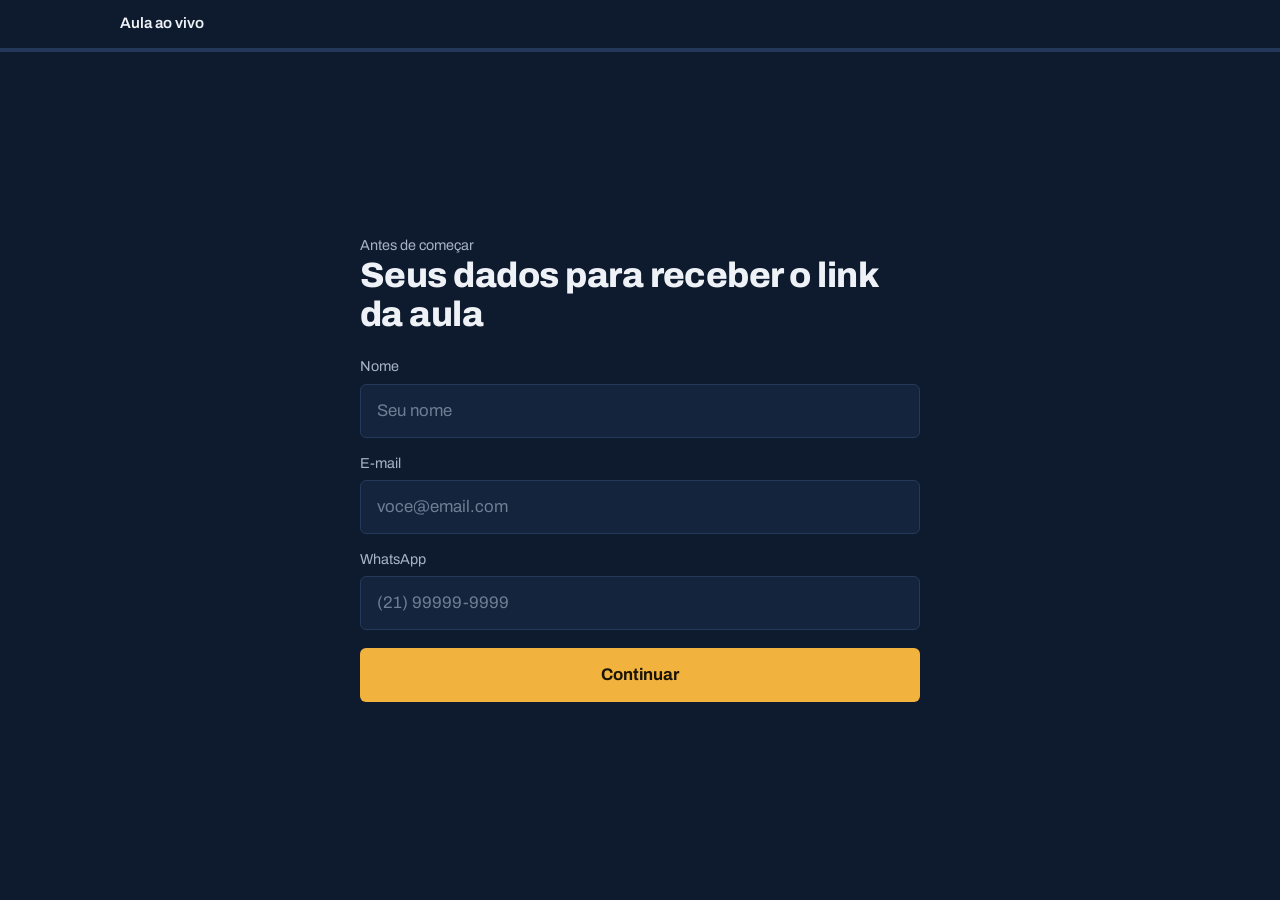
<file: pesquisa.html>
<!doctype html>
<html lang="pt-BR">
<head>
<meta charset="utf-8">
<meta name="viewport" content="width=device-width, initial-scale=1">
<title>Quase lá — Live do Tom Carvalho</title>
<meta name="robots" content="noindex">
<link rel="preconnect" href="https://fonts.googleapis.com">
<link rel="preconnect" href="https://fonts.gstatic.com" crossorigin>
<link href="https://fonts.googleapis.com/css2?family=Archivo:wght@400;500;700;800&display=swap" rel="stylesheet">
<link rel="stylesheet" href="assets/base.css">
<style>
html,body{height:100%}
body{display:flex;flex-direction:column}
.top{border-bottom:1px solid var(--line)}
.top .wrap{display:flex;align-items:center;justify-content:space-between;min-height:48px;font-size:.95rem;color:var(--ink-2)}
.top b{color:var(--ink);font-weight:600}
.bar{height:3px;background:var(--line)}
.bar i{display:block;height:100%;width:0;background:var(--amber);transition:width .35s ease}
main{flex:1;display:grid;place-items:center;padding:32px 0 48px}
.card{width:min(560px,calc(100% - 40px))}
.card > * + *{margin-top:16px}
.step{color:var(--ink-2);font-size:.9rem}
h1{font-size:clamp(1.55rem,4.2vw,2.2rem)}
.opts{display:grid;gap:10px;margin-top:22px}
.opt{display:flex;align-items:center;gap:14px;width:100%;min-height:56px;padding:14px 18px;border:1px solid var(--line);border-radius:var(--radius);background:var(--bg-2);color:var(--ink);font:inherit;font-size:1.02rem;text-align:left;cursor:pointer}
.opt:hover{border-color:var(--amber)}
.opt.on{border-color:var(--amber);background:#1A2D47}
.opt .k{flex:none;width:26px;height:26px;border-radius:50%;border:1px solid var(--line);display:grid;place-items:center;font-size:.8rem;color:var(--ink-2)}
.opt.on .k{background:var(--amber);color:var(--amber-ink);border-color:var(--amber)}
.nav{display:flex;justify-content:space-between;align-items:center;margin-top:26px}
.back{background:none;border:0;color:var(--ink-2);font:inherit;font-size:.95rem;cursor:pointer;padding:8px 0}
.back:hover{color:var(--ink)}
.hide{display:none}
.screen{animation:in .25s ease}
@keyframes in{from{opacity:0;transform:translateY(6px)}to{opacity:1;transform:none}}
@media (prefers-reduced-motion:reduce){.screen{animation:none}}
.done h1{font-size:clamp(1.8rem,4.5vw,2.6rem)}
.small{font-size:.85rem;color:var(--ink-2);word-break:break-all}
</style>
</head>
<body>
<div class="top"><div class="wrap"><b>Aula ao vivo</b><span id="stepTop"></span></div></div>
<div class="bar"><i id="bar"></i></div>

<main><div class="card">

  <!-- 0: dados (só se não vier pela URL) -->
  <section id="s-dados" class="screen hide">
    <p class="step">Antes de começar</p>
    <h1>Seus dados para receber o link da aula</h1>
    <form id="f-dados" novalidate style="margin-top:22px">
      <label class="field"><span>Nome</span><input type="text" name="nome" autocomplete="name" placeholder="Seu nome" required><em class="err">Digite seu nome.</em></label>
      <label class="field"><span>E-mail</span><input type="email" name="email" autocomplete="email" inputmode="email" placeholder="voce@email.com" required><em class="err">Digite um e-mail válido.</em></label>
      <label class="field"><span>WhatsApp</span><input type="tel" name="telefone" autocomplete="tel" inputmode="tel" placeholder="(21) 99999-9999" required><em class="err">Digite seu WhatsApp com DDD.</em></label>
      <button class="btn wide" type="submit" style="margin-top:18px">Continuar</button>
    </form>
  </section>

  <!-- 1..5: perguntas (montadas por JS) -->
  <section id="s-q" class="screen hide">
    <p class="step" id="qStep"></p>
    <h1 id="qTitle"></h1>
    <p class="muted" id="qHint"></p>
    <div class="opts" id="qOpts"></div>
    <div class="nav"><button class="back" id="back" type="button">← Voltar</button><span class="small" id="qTip">Toque numa opção para avançar</span></div>
  </section>

  <!-- fim -->
  <section id="s-fim" class="screen hide done">
    <p class="step">Pronto<span id="fimNome"></span></p>
    <h1>Último passo: entre no grupo do WhatsApp</h1>
    <p class="lead">É por lá que chega o link da aula, o lembrete no dia e o material. Sem o grupo, você não recebe nada.</p>
    <p><a class="btn wide" id="grupo" href="#">Entrar no grupo do WhatsApp</a></p>
    <p class="small">Se o botão não abrir, copie o link: <span id="grupoTxt"></span></p>
  </section>

</div></main>

<script>
// ====== CONFIGURAÇÃO — edite aqui ======
const WEBHOOK_CAPTURA  = 'https://n8n-n8n.mchvfo.easypanel.host/webhook/captura-lead';
const WEBHOOK_PESQUISA = 'https://n8n-n8n.mchvfo.easypanel.host/webhook/pesquisa-lead';
const GRUPO_URL = 'https://chat.whatsapp.com/Bem0GrrSfca6xgu2uAgdRD'; // ← link do grupo. O botão usa isto, sem depender de nada.
// =======================================

const PERGUNTAS = [
  { k:'oferta', t:'O que você vende e por quanto?', h:'Escolha o que mais se parece com o seu principal produto.', o:[
    'Serviço recorrente até R$ 2 mil','Serviço recorrente acima de R$ 2 mil','Mentoria/consultoria até R$ 5 mil','Mentoria/consultoria acima de R$ 5 mil','Curso/imersão acima de R$ 2 mil','Franquia/B2B acima de R$ 20 mil','Produto/curso abaixo de R$ 500'] },
  { k:'origem_reunioes', t:'Hoje, de onde vem a maioria das suas reuniões de venda?', h:'', o:[
    'Indicação','Prospecção ativa','Conteúdo orgânico','Anúncio direto para reunião','Lançamento','Ainda não faço reuniões'] },
  { k:'reunioes_30d', t:'Quantas reuniões de venda você fez nos últimos 30 dias?', h:'Chute se não souber o número exato.', o:[
    '0','1 a 4','5 a 10','11 a 20','Mais de 20'] },
  { k:'problema_reunioes', t:'Nessas reuniões, o que mais acontece?', h:'', o:[
    'A pessoa não aparece','Aparece, mas não decide','Pede desconto / compara','Fecha, mas são poucas','Não sei dizer'] },
  { k:'faturamento', t:'Quanto o seu negócio fatura por mês hoje?', h:'Fica só entre nós. É para eu trazer exemplos do seu tamanho na aula.', o:[
    'Até R$ 10 mil','R$ 10 a 30 mil','R$ 30 a 60 mil','R$ 60 a 100 mil','R$ 100 a 300 mil','Acima de R$ 300 mil'] },
];
const TOTAL = PERGUNTAS.length;

const qs = new URLSearchParams(location.search);
let saved = {}; try { saved = JSON.parse(localStorage.getItem('tc_lead') || '{}'); } catch(e){}
const lead = {
  nome:  (qs.get('n') || saved.nome || '').trim(),
  email: (qs.get('e') || saved.email || '').trim().toLowerCase(),
  telefone: (qs.get('t') || saved.telefone || '').replace(/\D/g,''),
};
const utm = {};
['utm_source','utm_medium','utm_campaign','utm_content','utm_term'].forEach(k => {
  const v = qs.get(k); if (v) utm[k] = v; else { try { const s = sessionStorage.getItem(k); if (s) utm[k] = s; } catch(e){} }
});
const resp = {};
let i = 0;

const $ = id => document.getElementById(id);
const show = id => { ['s-dados','s-q','s-fim'].forEach(s => $(s).classList.add('hide')); const el = $(id); el.classList.remove('hide'); el.classList.remove('screen'); void el.offsetWidth; el.classList.add('screen'); window.scrollTo(0,0); };
const progress = (n) => { $('bar').style.width = Math.round(n / (TOTAL + 1) * 100) + '%'; $('stepTop').textContent = (n >= 1 && n <= TOTAL) ? `${n} de ${TOTAL}` : ''; };

function render() {
  const q = PERGUNTAS[i];
  $('qStep').textContent = `Pergunta ${i + 1} de ${TOTAL}`;
  $('qTitle').textContent = q.t;
  $('qHint').textContent = q.h; $('qHint').style.display = q.h ? '' : 'none';
  const box = $('qOpts'); box.innerHTML = '';
  q.o.forEach((txt, n) => {
    const b = document.createElement('button'); b.type = 'button'; b.className = 'opt' + (resp[q.k] === txt ? ' on' : '');
    b.innerHTML = `<span class="k">${n + 1}</span><span>${txt}</span>`;
    b.addEventListener('click', () => { resp[q.k] = txt; b.classList.add('on'); setTimeout(next, 180); });
    box.appendChild(b);
  });
  $('back').style.visibility = i === 0 ? 'hidden' : 'visible';
  progress(i + 1);
  show('s-q');
}
function next() { if (i < TOTAL - 1) { i++; render(); } else finish(); }
$('back').addEventListener('click', () => { if (i > 0) { i--; render(); } });
document.addEventListener('keydown', (e) => {
  if ($('s-q').classList.contains('hide')) return;
  const n = parseInt(e.key, 10); const btns = $('qOpts').querySelectorAll('.opt');
  if (n >= 1 && n <= btns.length) btns[n - 1].click();
});

function post(url, body) {
  // dispara e esquece: grava em segundo plano, nunca segura o lead
  try { fetch(url, { method:'POST', headers:{'Content-Type':'application/json'}, body: JSON.stringify(body), keepalive: true }).catch(() => {}); } catch(e) {}
}

function finish() {
  progress(TOTAL + 1);
  post(WEBHOOK_PESQUISA, { email: lead.email, ...resp });
  $('grupo').href = GRUPO_URL; $('grupoTxt').textContent = GRUPO_URL;
  if (lead.nome) $('fimNome').textContent = ', ' + lead.nome.split(' ')[0];
  if (typeof fbq === 'function') fbq('track', 'CompleteRegistration');
  show('s-fim');
}

// dados: só se não veio e-mail
const ok = (f, cond) => { f.classList.toggle('bad', !cond); return cond; };
$('f-dados').addEventListener('submit', (e) => {
  e.preventDefault();
  const f = e.target;
  const nome = f.nome.value.trim(), email = f.email.value.trim().toLowerCase(), tel = f.telefone.value.replace(/\D/g,'');
  let v = true;
  v = ok(f.nome.closest('.field'), nome.length >= 2) && v;
  v = ok(f.email.closest('.field'), /^[^\s@]+@[^\s@]+\.[^\s@]+$/.test(email)) && v;
  v = ok(f.telefone.closest('.field'), tel.length >= 10) && v;
  if (!v) return;
  Object.assign(lead, { nome, email, telefone: tel });
  try { localStorage.setItem('tc_lead', JSON.stringify({ nome, email, telefone: tel, t: Date.now() })); } catch(e){}
  post(WEBHOOK_CAPTURA, { nome, email, telefone: tel, ...utm });
  if (typeof fbq === 'function') fbq('track', 'Lead');
  render();
});

if (lead.email) { render(); } else { progress(0); show('s-dados'); }
</script>
</body>
</html>
</file>
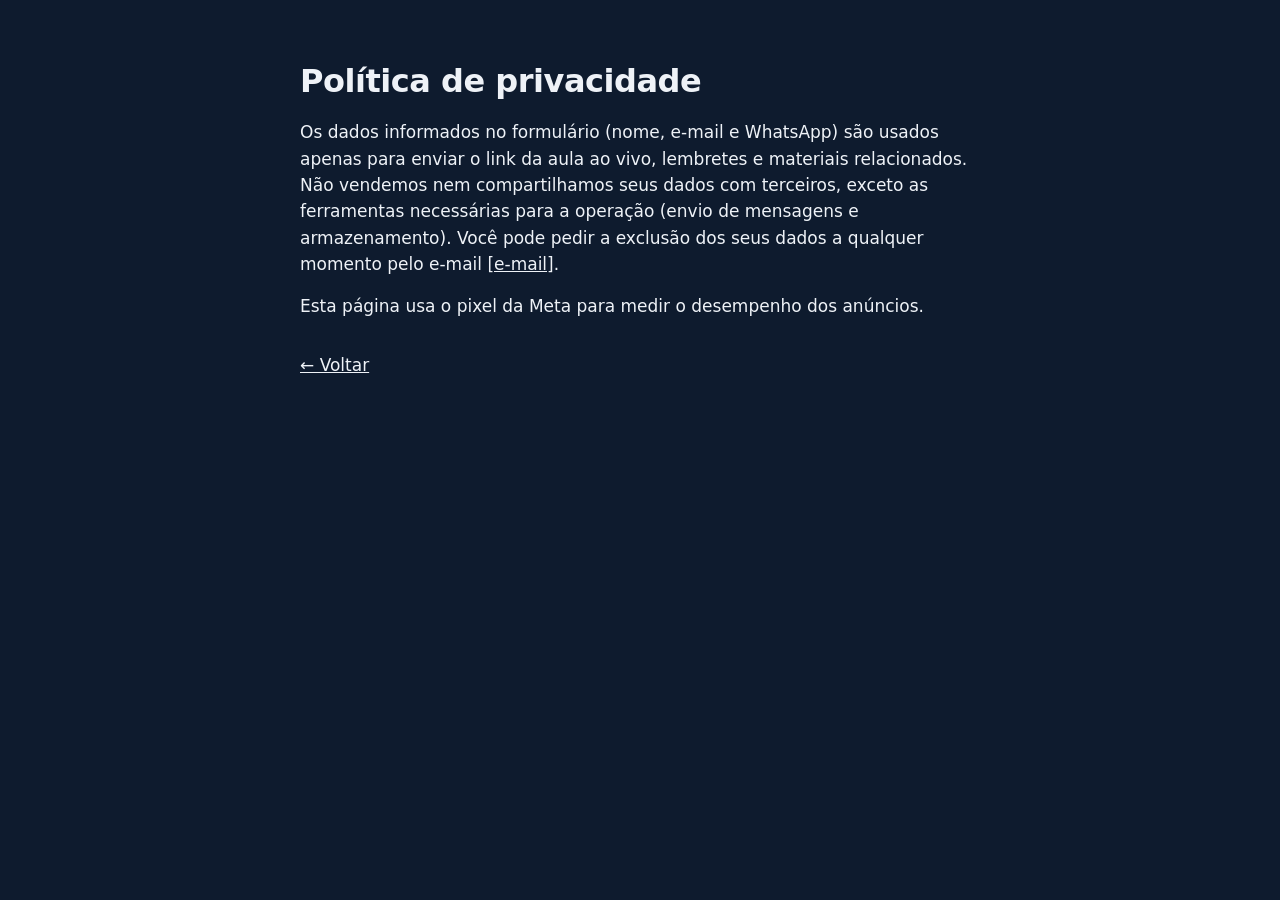
<file: privacidade.html>
<!doctype html><html lang="pt-BR"><head><meta charset="utf-8"><meta name="viewport" content="width=device-width, initial-scale=1"><title>Política de privacidade — Tom Carvalho</title><link rel="stylesheet" href="assets/base.css"></head>
<body><main class="wrap" style="padding:64px 20px;max-width:720px">
<h1 style="font-size:2rem">Política de privacidade</h1>
<p style="margin-top:20px">Os dados informados no formulário (nome, e-mail e WhatsApp) são usados apenas para enviar o link da aula ao vivo, lembretes e materiais relacionados. Não vendemos nem compartilhamos seus dados com terceiros, exceto as ferramentas necessárias para a operação (envio de mensagens e armazenamento). Você pode pedir a exclusão dos seus dados a qualquer momento pelo e-mail <a href="mailto:[e-mail]">[e-mail]</a>.</p>
<p style="margin-top:16px">Esta página usa o pixel da Meta para medir o desempenho dos anúncios.</p>
<p style="margin-top:32px"><a href="index.html">← Voltar</a></p>
</main></body></html>
</file>
<file: assets/base.css>
/* Tom Carvalho — funil de live semanal · base */
:root{
  --bg:#0E1B2E;        /* azul-tinta profundo */
  --bg-2:#13243C;      /* superfície */
  --line:#24395A;      /* linhas de painel */
  --ink:#EEF2F7;       /* texto */
  --ink-2:#A7B3C4;     /* texto secundário */
  --amber:#F2B23E;     /* acento único */
  --amber-ink:#1A1405; /* texto sobre âmbar */
  --max:1080px;
  --radius:6px;
}
*{box-sizing:border-box}
html{-webkit-text-size-adjust:100%}
body{margin:0;background:var(--bg);color:var(--ink);font-family:"Archivo",system-ui,-apple-system,"Segoe UI",sans-serif;font-size:17px;line-height:1.55;-webkit-font-smoothing:antialiased}
a{color:inherit}
h1,h2,h3{margin:0;line-height:1.1;letter-spacing:-.015em;font-weight:700}
h1{font-size:clamp(2rem,5.2vw,3.6rem);font-weight:800}
h2{font-size:clamp(1.5rem,3.2vw,2.2rem)}
h3{font-size:1.15rem}
p{margin:0}
.wrap{max-width:var(--max);margin:0 auto;padding:0 20px}
.sec{padding:72px 0;border-top:1px solid var(--line)}
.sec .wrap > * + *{margin-top:20px}
.muted{color:var(--ink-2)}
.lead{font-size:clamp(1.05rem,1.6vw,1.25rem);max-width:60ch;color:var(--ink-2)}
.measure{max-width:62ch}
.btn{display:inline-flex;align-items:center;justify-content:center;gap:.5rem;min-height:54px;padding:0 28px;border:0;border-radius:var(--radius);background:var(--amber);color:var(--amber-ink);font:inherit;font-weight:700;font-size:1.05rem;text-decoration:none;cursor:pointer}
.btn:hover{filter:brightness(1.06)}
.btn:focus-visible,input:focus-visible,a:focus-visible{outline:3px solid var(--amber);outline-offset:3px}
.btn[disabled]{opacity:.6;cursor:default}
.btn.wide{width:100%}
.btn.ghost{background:transparent;color:var(--ink);border:1px solid var(--line)}
.field{display:block}
.field + .field{margin-top:14px}
.field span{display:block;font-size:.9rem;color:var(--ink-2);margin-bottom:6px}
input[type=text],input[type=email],input[type=tel]{width:100%;min-height:54px;padding:0 16px;border:1px solid var(--line);border-radius:var(--radius);background:var(--bg-2);color:var(--ink);font:inherit;font-size:1.05rem}
input::placeholder{color:#6F7E95}
.err{display:none;margin-top:6px;font-size:.9rem;color:var(--amber)}
.field.bad .err{display:block}
.field.bad input{border-color:var(--amber)}
.fine{font-size:.9rem;color:var(--ink-2)}
.panel{background:var(--bg-2);border:1px solid var(--line);border-radius:var(--radius);padding:28px}
.center{text-align:center}
.foot{padding:40px 0;border-top:1px solid var(--line);font-size:.9rem;color:var(--ink-2)}
@media (prefers-reduced-motion:reduce){*{transition:none!important;animation:none!important}}
@media (max-width:640px){.sec{padding:52px 0}}
</file>
